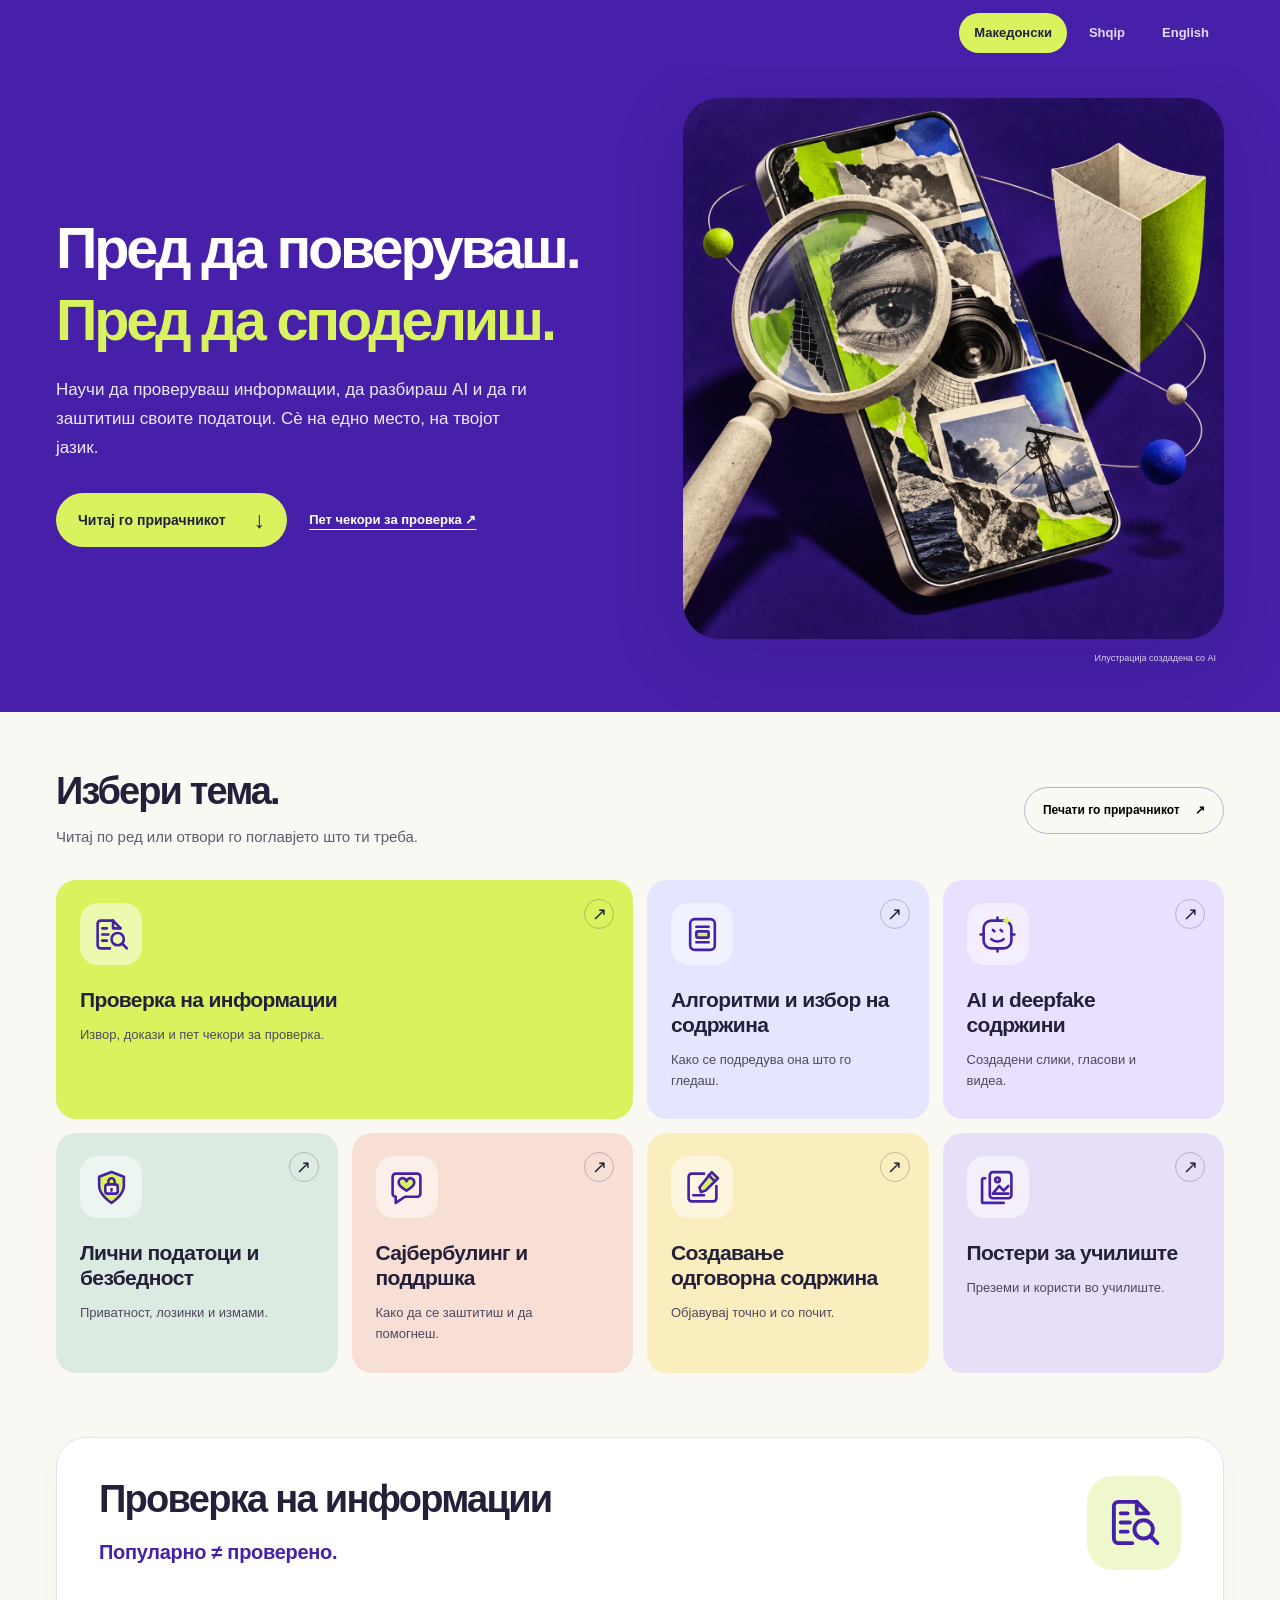
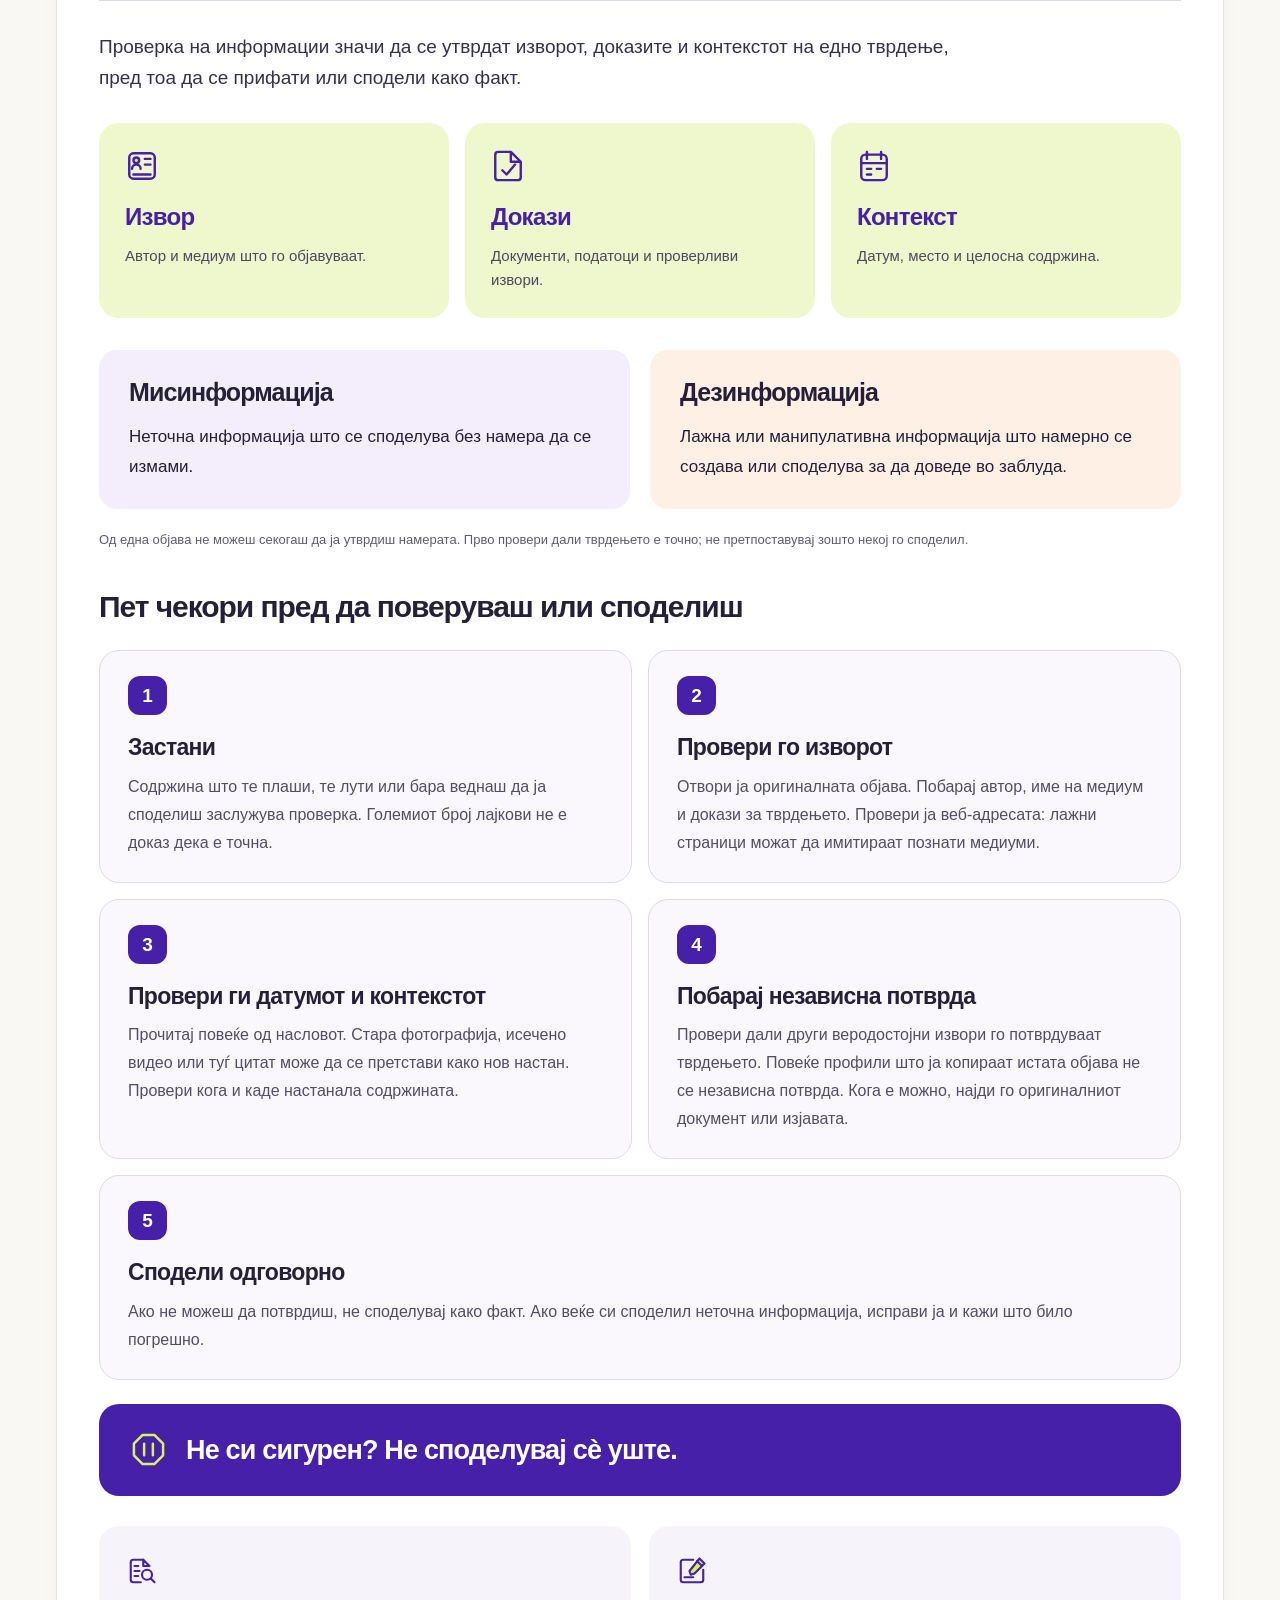
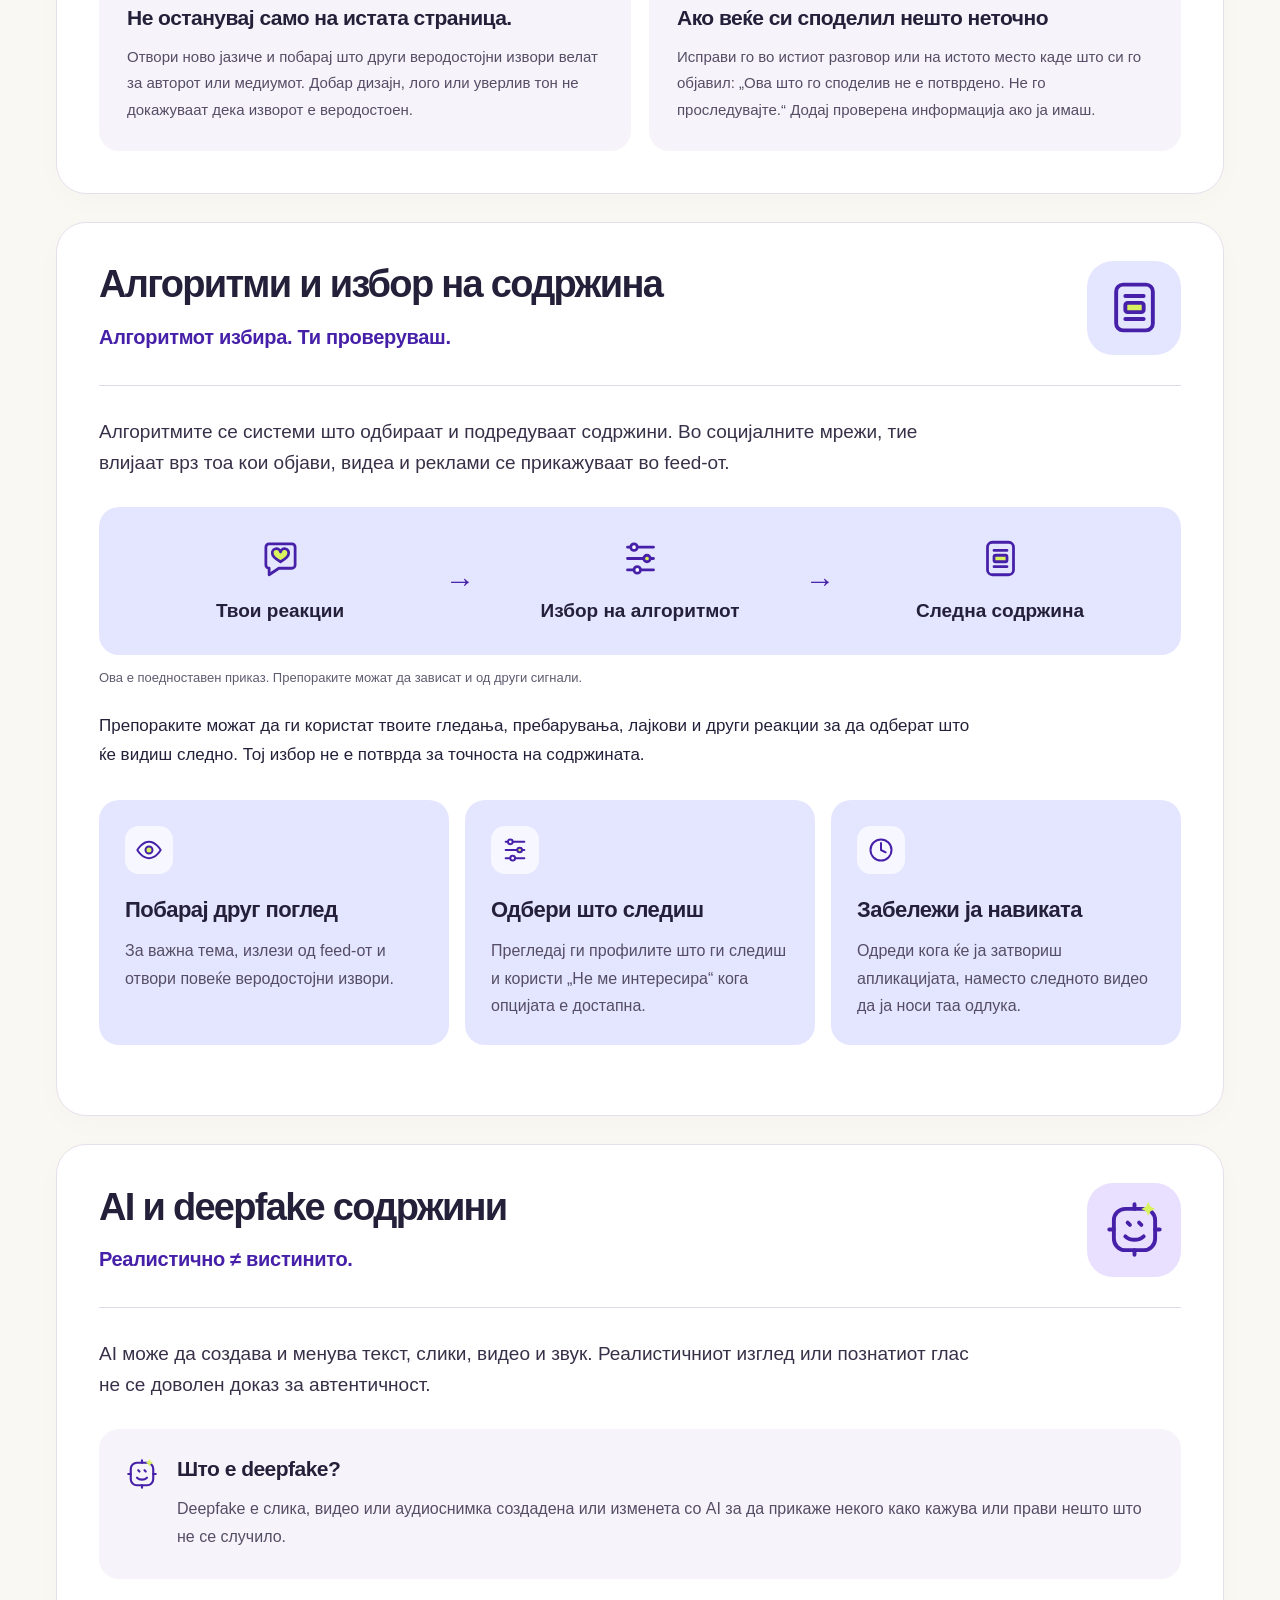
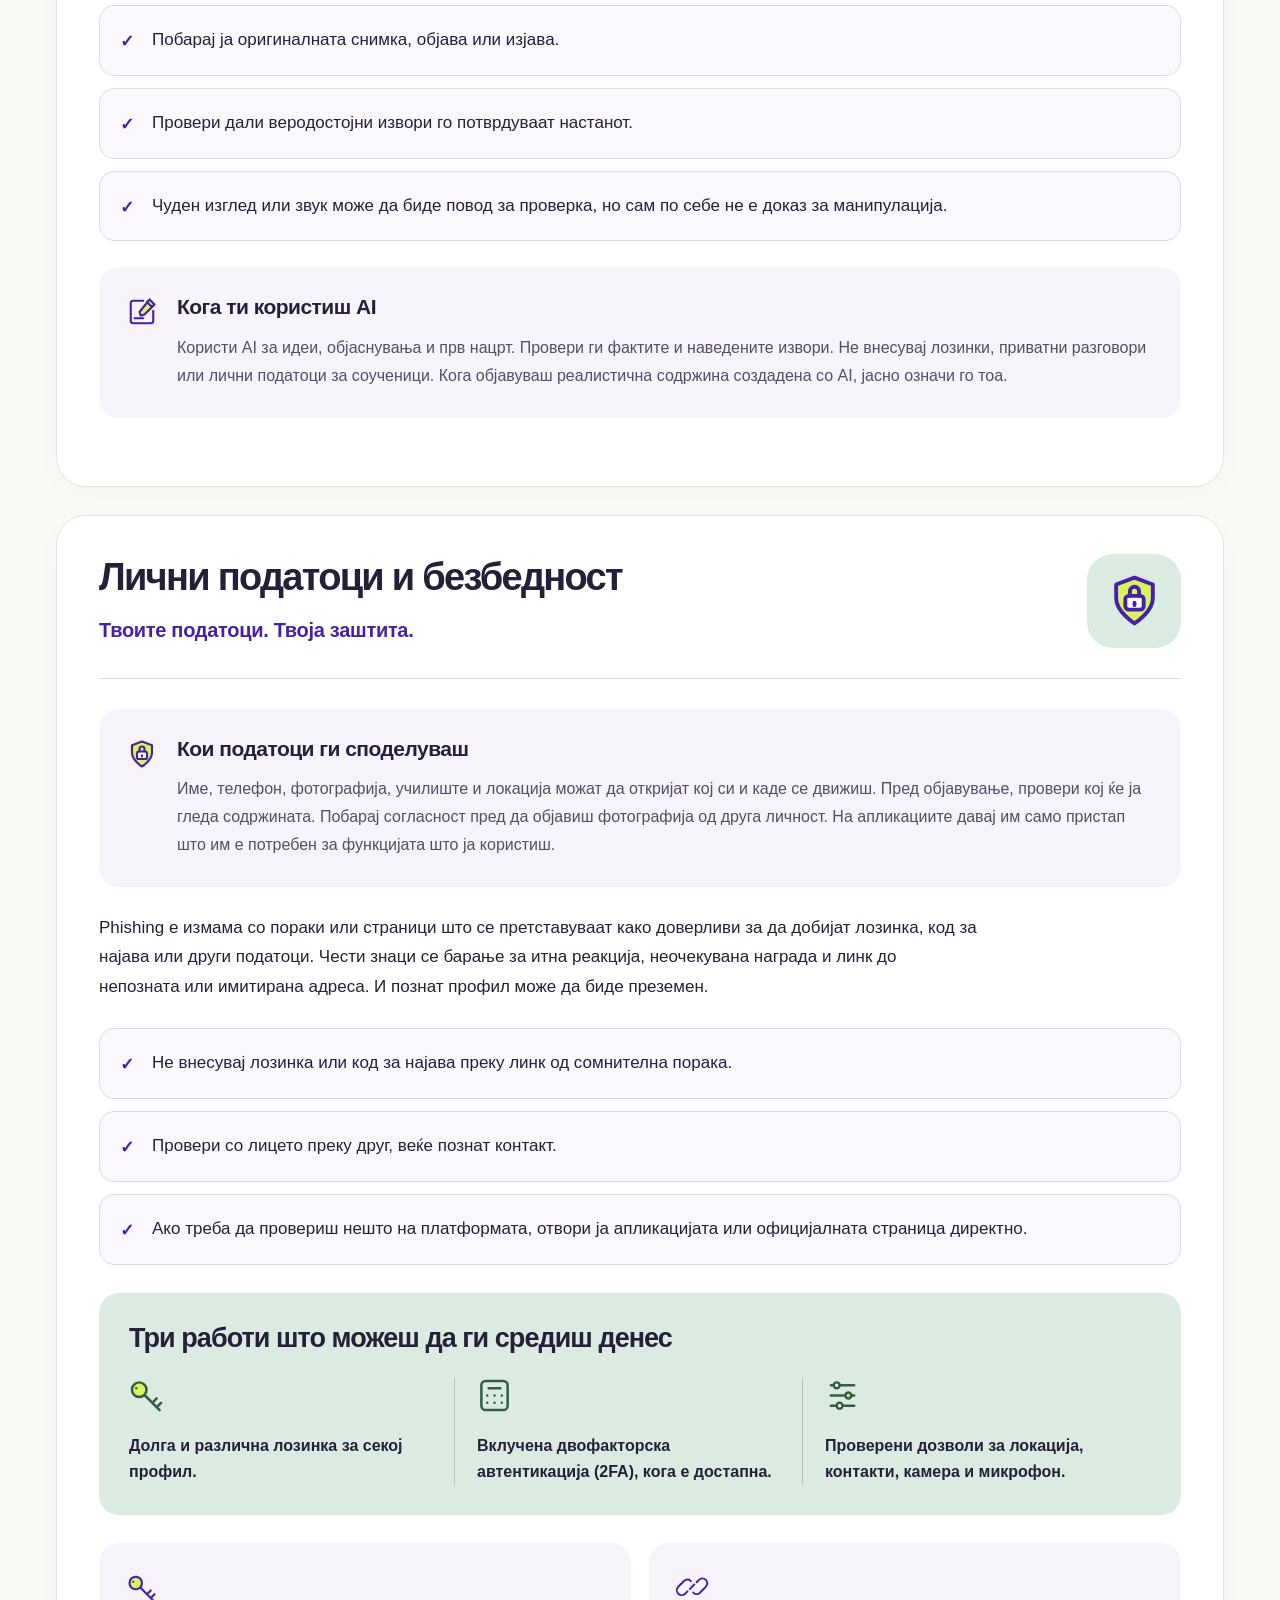
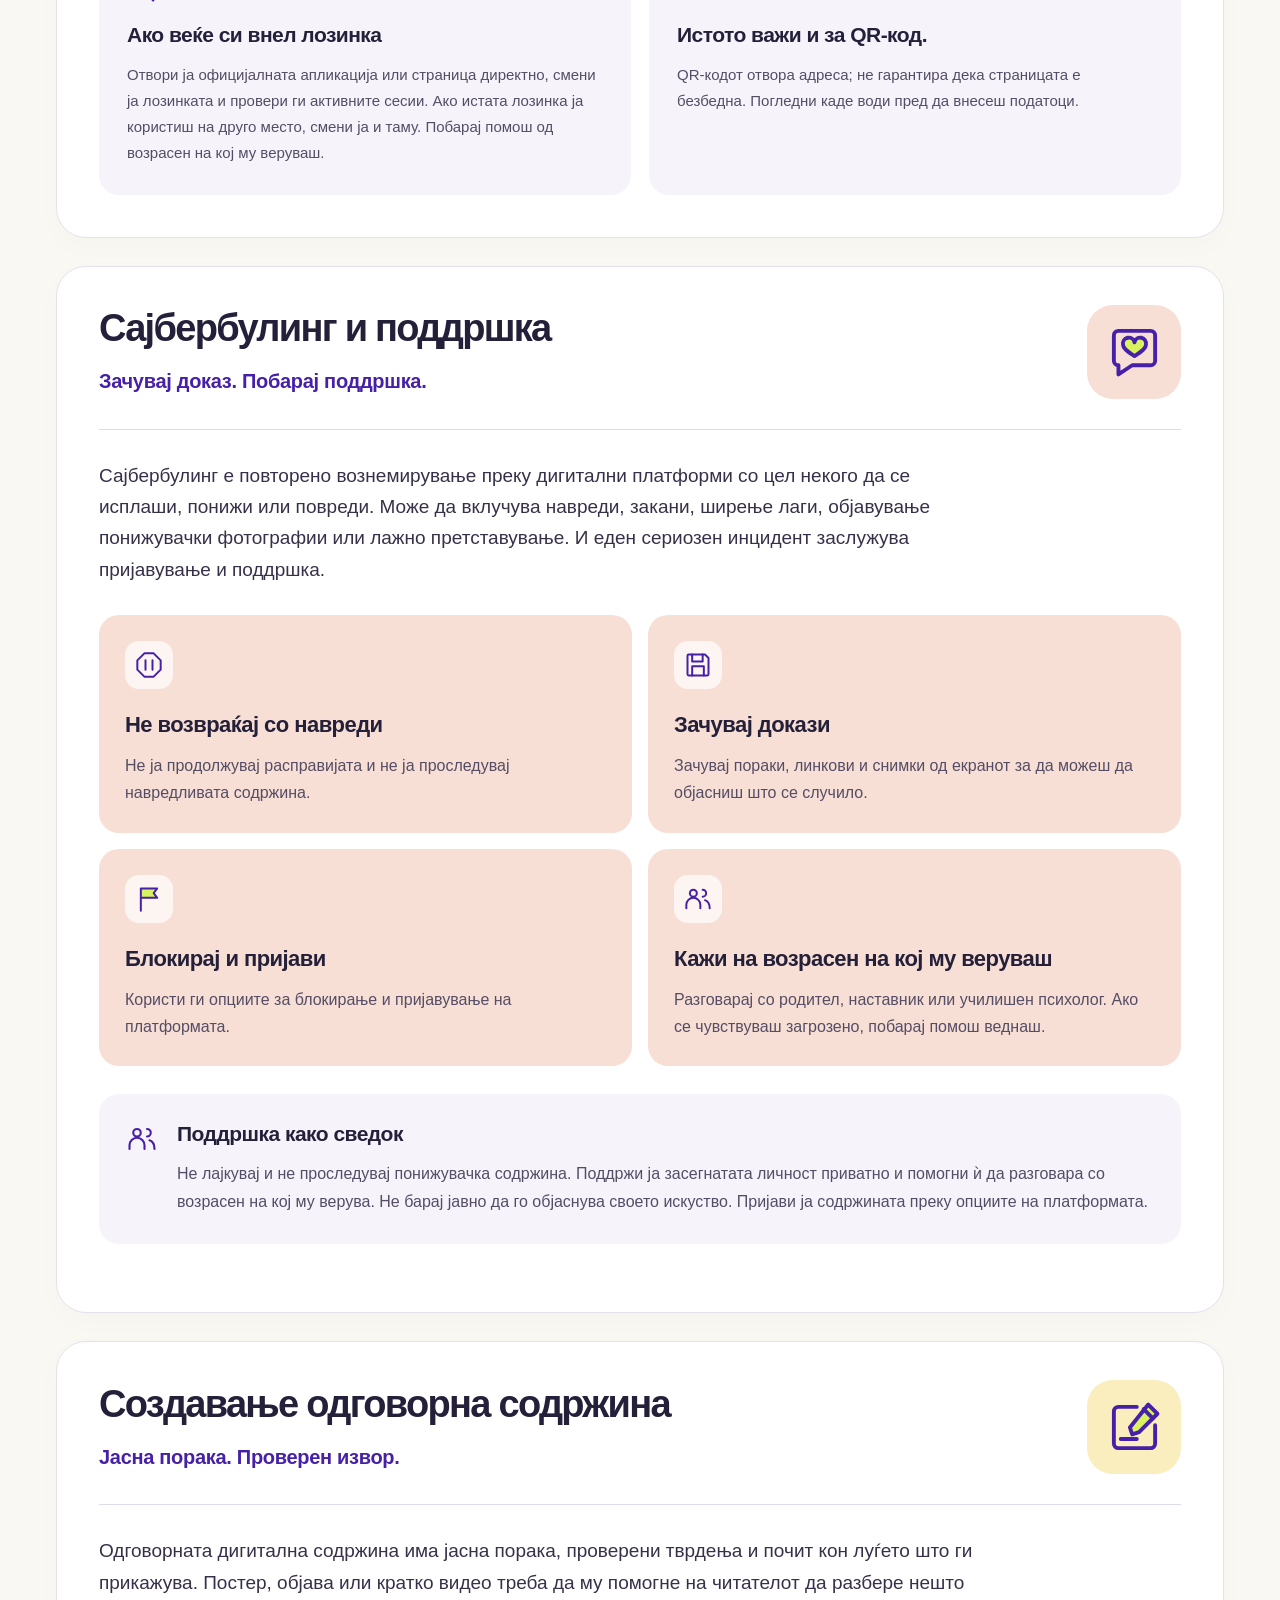
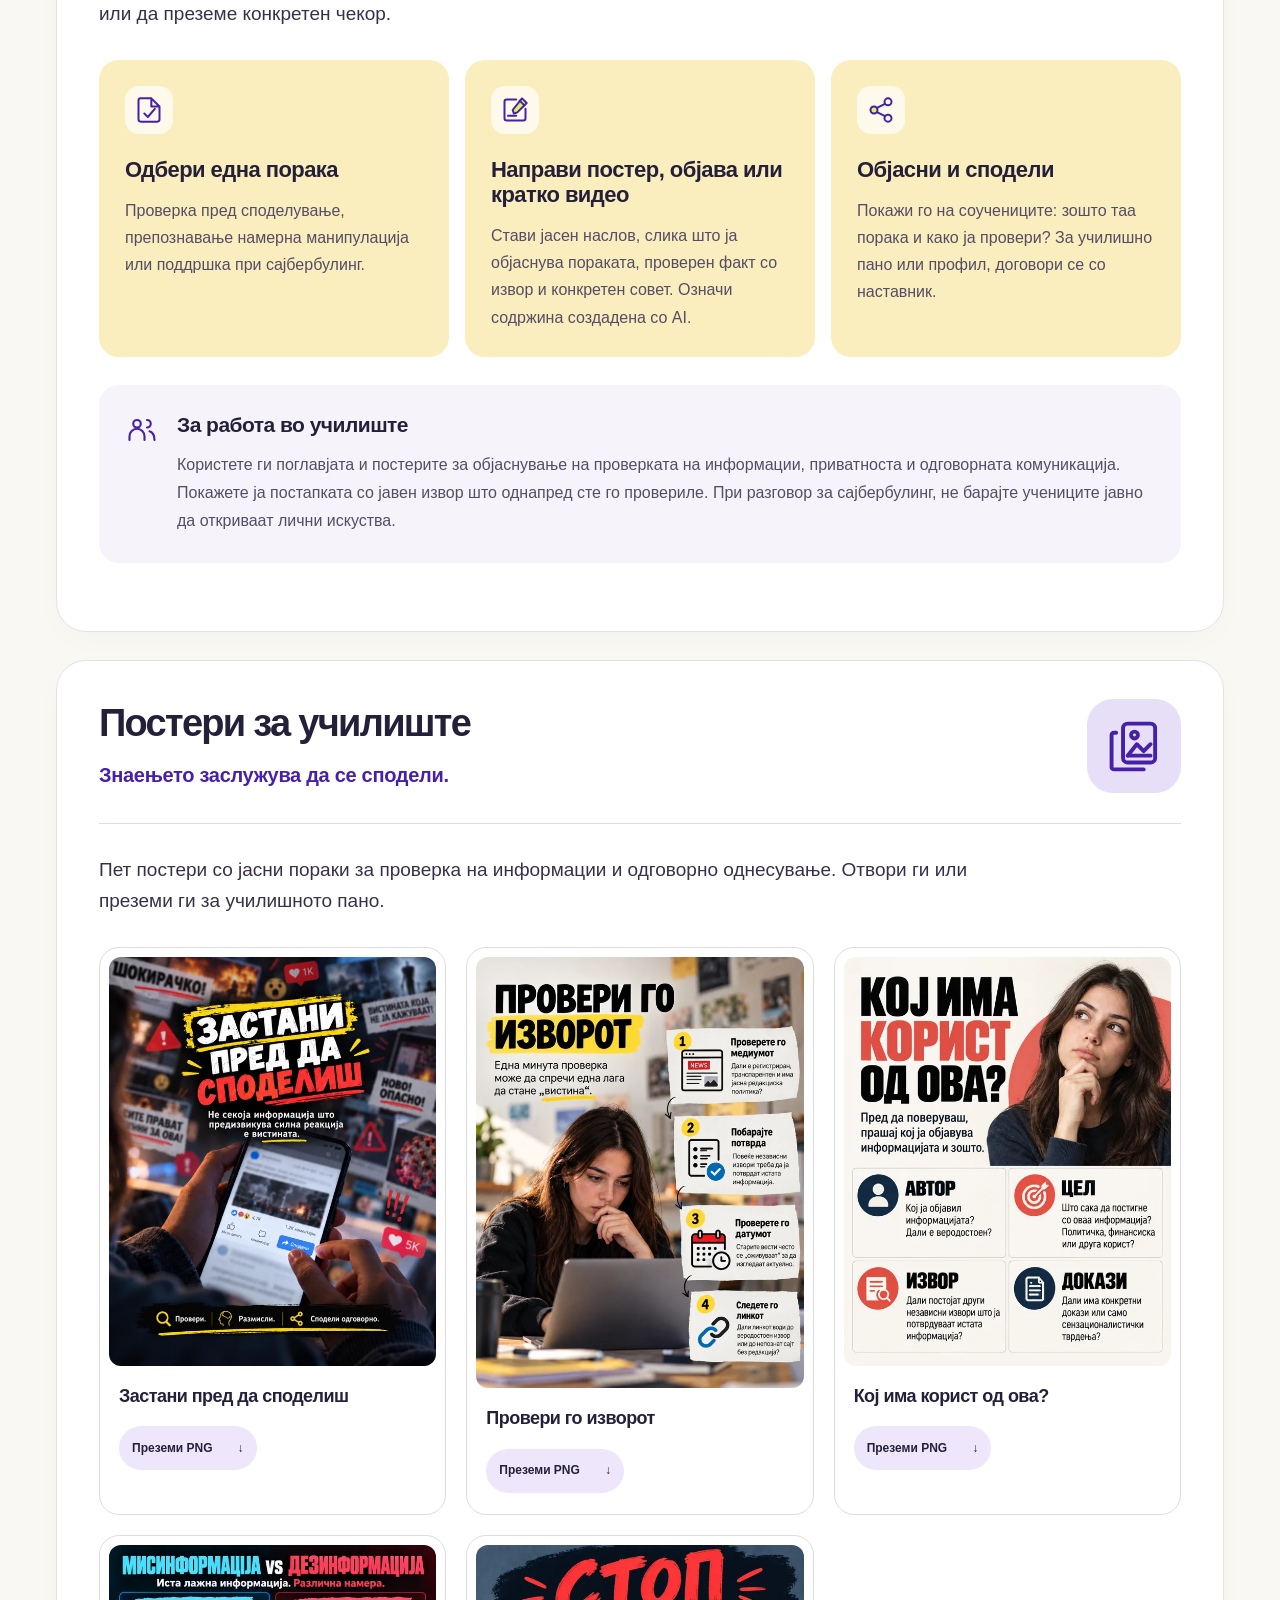
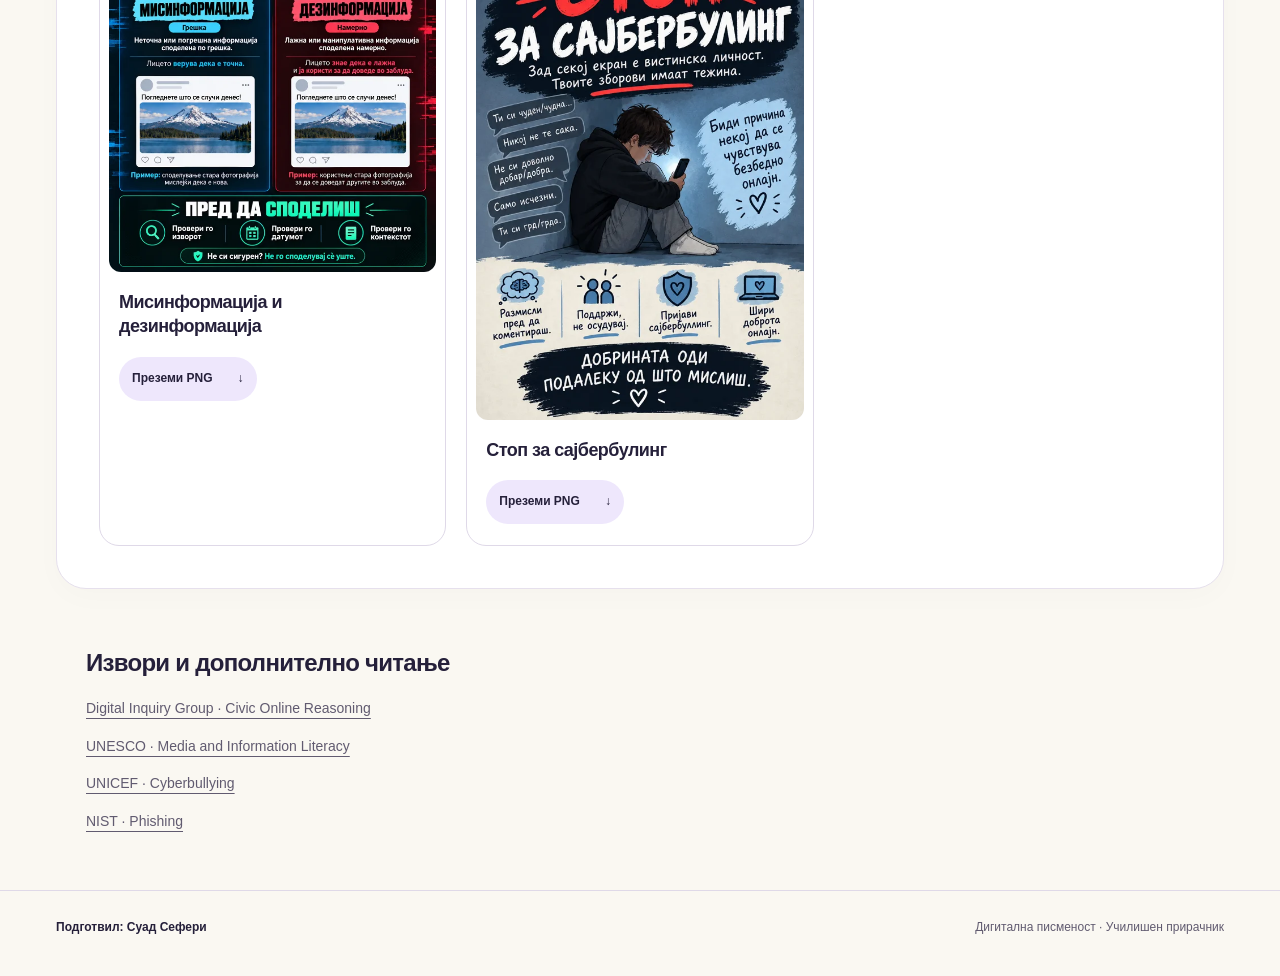
<file: index.html>
<!doctype html>
<html lang="mk"><head><meta charset="utf-8"><meta name="viewport" content="width=device-width,initial-scale=1"><title>Пред да поверуваш. Пред да споделиш.</title><meta name="description" content="Научи да проверуваш информации, да разбираш AI и да ги заштитиш своите податоци. Сè на едно место, на твојот јазик."><meta name="theme-color" content="#4620a8"><link rel="stylesheet" href="style.css"></head>
<body><a class="skip" href="#main">Оди до содржината</a><header class="masthead"><nav class="wrap languages" aria-label="Јазик"><a lang="mk" href="index.html" aria-current="page">Македонски</a><a lang="sq" href="sq/index.html">Shqip</a><a lang="en" href="en/index.html">English</a></nav></header>
<main id="main"><section class="hero"><div class="wrap hero-inner"><div class="hero-copy"><h1><span>Пред да поверуваш.</span><span>Пред да споделиш.</span></h1><p class="hero-intro">Научи да проверуваш информации, да разбираш AI и да ги заштитиш своите податоци. Сè на едно место, на твојот јазик.</p><div class="hero-links"><a class="primary" href="#contents">Читај го прирачникот <span aria-hidden="true">↓</span></a><a class="secondary" href="#method">Пет чекори за проверка <span aria-hidden="true">↗</span></a></div></div><figure class="hero-image"><img src="assets/handbook-cover.webp" width="1254" height="1254" alt="" fetchpriority="high"><figcaption>Илустрација создадена со AI</figcaption></figure></div></section>
<section id="contents" class="wrap contents"><div class="contents-heading"><div><h2>Избери тема.</h2><p>Читај по ред или отвори го поглавјето што ти треба.</p></div><button class="print" type="button" onclick="window.print()">Печати го прирачникот <span aria-hidden="true">↗</span></button></div><nav class="topic-grid" aria-label="Избери тема."><a class="topic topic-1" href="#verify"><span class="topic-symbol"><svg class="icon " viewBox="0 0 24 24" fill="none" stroke="currentColor" stroke-width="1.7" stroke-linecap="round" stroke-linejoin="round" aria-hidden="true" focusable="false"><path d="M13 3H5a2 2 0 0 0-2 2v14a2 2 0 0 0 2 2h6"/><path d="M13 3v5h5M13 3l5 5M6 8h3M6 12h4M6 16h3"/><circle cx="16" cy="15" r="4"/><path d="m19 18 3 3"/></svg></span><strong>Проверка на информации</strong><span class="topic-note">Извор, докази и пет чекори за проверка.</span><span class="topic-arrow" aria-hidden="true">↗</span></a><a class="topic topic-2" href="#feed"><span class="topic-symbol"><svg class="icon " viewBox="0 0 24 24" fill="none" stroke="currentColor" stroke-width="1.7" stroke-linecap="round" stroke-linejoin="round" aria-hidden="true" focusable="false"><rect x="4" y="2" width="16" height="20" rx="3"/><path d="M8 7h8M8 17h8"/><rect x="8" y="10" width="8" height="4" rx="1" fill="var(--icon-accent,#d9f35f)"/></svg></span><strong>Алгоритми и избор на содржина</strong><span class="topic-note">Како се подредува она што го гледаш.</span><span class="topic-arrow" aria-hidden="true">↗</span></a><a class="topic topic-3" href="#ai"><span class="topic-symbol"><svg class="icon " viewBox="0 0 24 24" fill="none" stroke="currentColor" stroke-width="1.7" stroke-linecap="round" stroke-linejoin="round" aria-hidden="true" focusable="false"><rect x="3" y="3" width="18" height="18" rx="5"/><path d="m9 9 1 1m4-1 1 1M8 15c2 2 6 2 8 0M12 1v2M12 21v2M1 12h2M21 12h2"/><path d="m17 2 1-2 1 2 2 1-2 1-1 2-1-2-2-1Z" fill="var(--icon-accent,#d9f35f)" stroke="none"/></svg></span><strong>AI и deepfake содржини</strong><span class="topic-note">Создадени слики, гласови и видеа.</span><span class="topic-arrow" aria-hidden="true">↗</span></a><a class="topic topic-4" href="#protect"><span class="topic-symbol"><svg class="icon " viewBox="0 0 24 24" fill="none" stroke="currentColor" stroke-width="1.7" stroke-linecap="round" stroke-linejoin="round" aria-hidden="true" focusable="false"><path d="m12 2 8 3v6c0 6-8 11-8 11S4 17 4 11V5Z" fill="var(--icon-accent,#d9f35f)"/><rect x="8" y="10" width="8" height="6" rx="1.5" fill="var(--icon-paper,#fff)"/><path d="M10 10V8a2 2 0 0 1 4 0v2M12 13v1"/></svg></span><strong>Лични податоци и безбедност</strong><span class="topic-note">Приватност, лозинки и измами.</span><span class="topic-arrow" aria-hidden="true">↗</span></a><a class="topic topic-5" href="#support"><span class="topic-symbol"><svg class="icon " viewBox="0 0 24 24" fill="none" stroke="currentColor" stroke-width="1.7" stroke-linecap="round" stroke-linejoin="round" aria-hidden="true" focusable="false"><path d="M5 3h14a2 2 0 0 1 2 2v11a2 2 0 0 1-2 2h-8l-6 4v-4a2 2 0 0 1-2-2V5a2 2 0 0 1 2-2Z"/><path d="M12 14s-5-3-5-5a2.5 2.5 0 0 1 5-1 2.5 2.5 0 0 1 5 1c0 2-5 5-5 5Z" fill="var(--icon-accent,#d9f35f)"/></svg></span><strong>Сајбербулинг и поддршка</strong><span class="topic-note">Како да се заштитиш и да помогнеш.</span><span class="topic-arrow" aria-hidden="true">↗</span></a><a class="topic topic-6" href="#create"><span class="topic-symbol"><svg class="icon " viewBox="0 0 24 24" fill="none" stroke="currentColor" stroke-width="1.7" stroke-linecap="round" stroke-linejoin="round" aria-hidden="true" focusable="false"><path d="M13 3H5a2 2 0 0 0-2 2v14a2 2 0 0 0 2 2h14a2 2 0 0 0 2-2v-8M6 17h7"/><path d="m10 12 1 3 3-1 8-8-4-4Z" fill="var(--icon-accent,#d9f35f)"/><path d="m16 4 4 4"/></svg></span><strong>Создавање одговорна содржина</strong><span class="topic-note">Објавувај точно и со почит.</span><span class="topic-arrow" aria-hidden="true">↗</span></a><a class="topic topic-7" href="#posters"><span class="topic-symbol"><svg class="icon " viewBox="0 0 24 24" fill="none" stroke="currentColor" stroke-width="1.7" stroke-linecap="round" stroke-linejoin="round" aria-hidden="true" focusable="false"><rect x="7" y="2" width="14" height="17" rx="2"/><path d="M4 6H3a1 1 0 0 0-1 1v14a1 1 0 0 0 1 1h13"/><circle cx="12" cy="7" r="1.5" fill="var(--icon-accent,#d9f35f)"/><path d="m9 16 4-5 3 3 3-3M9 16h10"/></svg></span><strong>Постери за училиште</strong><span class="topic-note">Преземи и користи во училиште.</span><span class="topic-arrow" aria-hidden="true">↗</span></a></nav></section><div class="wrap reading-layout"><div class="reading">
<section id="verify" class="chapter"><div class="chapter-top"><div><h2>Проверка на информации</h2><p class="takeaway">Популарно ≠ проверено.</p></div><span class="chapter-symbol"><svg class="icon " viewBox="0 0 24 24" fill="none" stroke="currentColor" stroke-width="1.7" stroke-linecap="round" stroke-linejoin="round" aria-hidden="true" focusable="false"><path d="M13 3H5a2 2 0 0 0-2 2v14a2 2 0 0 0 2 2h6"/><path d="M13 3v5h5M13 3l5 5M6 8h3M6 12h4M6 16h3"/><circle cx="16" cy="15" r="4"/><path d="m19 18 3 3"/></svg></span></div><p class="chapter-intro">Проверка на информации значи да се утврдат изворот, доказите и контекстот на едно тврдење, пред тоа да се прифати или сподели како факт.</p><div class="method-map"><div><svg class="icon " viewBox="0 0 24 24" fill="none" stroke="currentColor" stroke-width="1.7" stroke-linecap="round" stroke-linejoin="round" aria-hidden="true" focusable="false"><rect x="3" y="3" width="18" height="18" rx="3"/><circle cx="8" cy="8" r="2" fill="var(--icon-accent,#d9f35f)"/><path d="M5 14c0-4 6-4 6 0M14 7h4M14 11h4M6 18h12"/></svg><strong>Извор</strong><span>Автор и медиум што го објавуваат.</span></div><div><svg class="icon " viewBox="0 0 24 24" fill="none" stroke="currentColor" stroke-width="1.7" stroke-linecap="round" stroke-linejoin="round" aria-hidden="true" focusable="false"><path d="M14 2H5a2 2 0 0 0-2 2v16a2 2 0 0 0 2 2h14a2 2 0 0 0 2-2V9ZM14 2v7h7"/><path d="m8 15 3 3 6-7"/></svg><strong>Докази</strong><span>Документи, податоци и проверливи извори.</span></div><div><svg class="icon " viewBox="0 0 24 24" fill="none" stroke="currentColor" stroke-width="1.7" stroke-linecap="round" stroke-linejoin="round" aria-hidden="true" focusable="false"><rect x="3" y="4" width="18" height="18" rx="3"/><path d="M7 2v5M17 2v5M3 10h18M7 14h3M14 14h3M7 18h3"/></svg><strong>Контекст</strong><span>Датум, место и целосна содржина.</span></div></div><div class="terms"><div class="term"><h3>Мисинформација</h3><p class="">Неточна информација што се споделува без намера да се измами.</p></div><div class="term"><h3>Дезинформација</h3><p class="">Лажна или манипулативна информација што намерно се создава или споделува за да доведе во заблуда.</p></div></div><p class="caption">Од една објава не можеш секогаш да ја утврдиш намерата. Прво провери дали тврдењето е точно; не претпоставувај зошто некој го споделил.</p><h3 id="method" class="method-title">Пет чекори пред да поверуваш или споделиш</h3><ol class="five-steps"><li id="step-1"><span class="step-index">1</span><div><h3>Застани</h3><p class="">Содржина што те плаши, те лути или бара веднаш да ја споделиш заслужува проверка. Големиот број лајкови не е доказ дека е точна.</p></div></li><li id="step-2"><span class="step-index">2</span><div><h3>Провери го изворот</h3><p class="">Отвори ја оригиналната објава. Побарај автор, име на медиум и докази за тврдењето. Провери ја веб-адресата: лажни страници можат да имитираат познати медиуми.</p></div></li><li id="step-3"><span class="step-index">3</span><div><h3>Провери ги датумот и контекстот</h3><p class="">Прочитај повеќе од насловот. Стара фотографија, исечено видео или туѓ цитат може да се претстави како нов настан. Провери кога и каде настанала содржината.</p></div></li><li id="step-4"><span class="step-index">4</span><div><h3>Побарај независна потврда</h3><p class="">Провери дали други веродостојни извори го потврдуваат тврдењето. Повеќе профили што ја копираат истата објава не се независна потврда. Кога е можно, најди го оригиналниот документ или изјавата.</p></div></li><li id="step-5"><span class="step-index">5</span><div><h3>Сподели одговорно</h3><p class="">Ако не можеш да потврдиш, не споделувај како факт. Ако веќе си споделил неточна информација, исправи ја и кажи што било погрешно.</p></div></li></ol><div class="key-line"><svg class="icon " viewBox="0 0 24 24" fill="none" stroke="currentColor" stroke-width="1.7" stroke-linecap="round" stroke-linejoin="round" aria-hidden="true" focusable="false"><path d="m8 2-6 6v8l6 6h8l6-6V8l-6-6Z"/><path d="M9 8v8M15 8v8"/></svg>Не си сигурен? Не споделувај сè уште.</div><div class="note-pair"><aside class="explain"><svg class="icon " viewBox="0 0 24 24" fill="none" stroke="currentColor" stroke-width="1.7" stroke-linecap="round" stroke-linejoin="round" aria-hidden="true" focusable="false"><path d="M13 3H5a2 2 0 0 0-2 2v14a2 2 0 0 0 2 2h6"/><path d="M13 3v5h5M13 3l5 5M6 8h3M6 12h4M6 16h3"/><circle cx="16" cy="15" r="4"/><path d="m19 18 3 3"/></svg><div><h3>Не останувај само на истата страница.</h3><p class="">Отвори ново јазиче и побарај што други веродостојни извори велат за авторот или медиумот. Добар дизајн, лого или уверлив тон не докажуваат дека изворот е веродостоен.</p></div></aside><aside class="explain"><svg class="icon " viewBox="0 0 24 24" fill="none" stroke="currentColor" stroke-width="1.7" stroke-linecap="round" stroke-linejoin="round" aria-hidden="true" focusable="false"><path d="M13 3H5a2 2 0 0 0-2 2v14a2 2 0 0 0 2 2h14a2 2 0 0 0 2-2v-8M6 17h7"/><path d="m10 12 1 3 3-1 8-8-4-4Z" fill="var(--icon-accent,#d9f35f)"/><path d="m16 4 4 4"/></svg><div><h3>Ако веќе си споделил нешто неточно</h3><p class="">Исправи го во истиот разговор или на истото место каде што си го објавил: „Ова што го споделив не е потврдено. Не го проследувајте.“ Додај проверена информација ако ја имаш.</p></div></aside></div></section>
<section id="feed" class="chapter"><div class="chapter-top"><div><h2>Алгоритми и избор на содржина</h2><p class="takeaway">Алгоритмот избира. Ти проверуваш.</p></div><span class="chapter-symbol"><svg class="icon " viewBox="0 0 24 24" fill="none" stroke="currentColor" stroke-width="1.7" stroke-linecap="round" stroke-linejoin="round" aria-hidden="true" focusable="false"><rect x="4" y="2" width="16" height="20" rx="3"/><path d="M8 7h8M8 17h8"/><rect x="8" y="10" width="8" height="4" rx="1" fill="var(--icon-accent,#d9f35f)"/></svg></span></div><p class="chapter-intro">Алгоритмите се системи што одбираат и подредуваат содржини. Во социјалните мрежи, тие влијаат врз тоа кои објави, видеа и реклами се прикажуваат во feed-от.</p><div class="feed-flow"><span><svg class="icon " viewBox="0 0 24 24" fill="none" stroke="currentColor" stroke-width="1.7" stroke-linecap="round" stroke-linejoin="round" aria-hidden="true" focusable="false"><path d="M5 3h14a2 2 0 0 1 2 2v11a2 2 0 0 1-2 2h-8l-6 4v-4a2 2 0 0 1-2-2V5a2 2 0 0 1 2-2Z"/><path d="M12 14s-5-3-5-5a2.5 2.5 0 0 1 5-1 2.5 2.5 0 0 1 5 1c0 2-5 5-5 5Z" fill="var(--icon-accent,#d9f35f)"/></svg><strong>Твои реакции</strong></span><b aria-hidden="true">→</b><span><svg class="icon " viewBox="0 0 24 24" fill="none" stroke="currentColor" stroke-width="1.7" stroke-linecap="round" stroke-linejoin="round" aria-hidden="true" focusable="false"><path d="M4 5h16M4 12h16M4 19h16"/><circle cx="8" cy="5" r="2" fill="var(--icon-paper,#fff)"/><circle cx="16" cy="12" r="2" fill="var(--icon-accent,#d9f35f)"/><circle cx="10" cy="19" r="2" fill="var(--icon-paper,#fff)"/></svg><strong>Избор на алгоритмот</strong></span><b aria-hidden="true">→</b><span><svg class="icon " viewBox="0 0 24 24" fill="none" stroke="currentColor" stroke-width="1.7" stroke-linecap="round" stroke-linejoin="round" aria-hidden="true" focusable="false"><rect x="4" y="2" width="16" height="20" rx="3"/><path d="M8 7h8M8 17h8"/><rect x="8" y="10" width="8" height="4" rx="1" fill="var(--icon-accent,#d9f35f)"/></svg><strong>Следна содржина</strong></span></div><p class="caption">Ова е поедноставен приказ. Препораките можат да зависат и од други сигнали.</p><p class="">Препораките можат да ги користат твоите гледања, пребарувања, лајкови и други реакции за да одберат што ќе видиш следно. Тој избор не е потврда за точноста на содржината.</p><ul class="action-list "><li><span class="action-symbol"><svg class="icon " viewBox="0 0 24 24" fill="none" stroke="currentColor" stroke-width="1.7" stroke-linecap="round" stroke-linejoin="round" aria-hidden="true" focusable="false"><path d="M2 12s4-7 10-7 10 7 10 7-4 7-10 7S2 12 2 12Z"/><circle cx="12" cy="12" r="3" fill="var(--icon-accent,#d9f35f)"/></svg></span><h3>Побарај друг поглед</h3><p class="">За важна тема, излези од feed-от и отвори повеќе веродостојни извори.</p></li><li><span class="action-symbol"><svg class="icon " viewBox="0 0 24 24" fill="none" stroke="currentColor" stroke-width="1.7" stroke-linecap="round" stroke-linejoin="round" aria-hidden="true" focusable="false"><path d="M4 5h16M4 12h16M4 19h16"/><circle cx="8" cy="5" r="2" fill="var(--icon-paper,#fff)"/><circle cx="16" cy="12" r="2" fill="var(--icon-accent,#d9f35f)"/><circle cx="10" cy="19" r="2" fill="var(--icon-paper,#fff)"/></svg></span><h3>Одбери што следиш</h3><p class="">Прегледај ги профилите што ги следиш и користи „Не ме интересира“ кога опцијата е достапна.</p></li><li><span class="action-symbol"><svg class="icon " viewBox="0 0 24 24" fill="none" stroke="currentColor" stroke-width="1.7" stroke-linecap="round" stroke-linejoin="round" aria-hidden="true" focusable="false"><circle cx="12" cy="12" r="9"/><path d="M12 6v6l4 2"/></svg></span><h3>Забележи ја навиката</h3><p class="">Одреди кога ќе ја затвориш апликацијата, наместо следното видео да ја носи таа одлука.</p></li></ul></section>
<section id="ai" class="chapter"><div class="chapter-top"><div><h2>AI и deepfake содржини</h2><p class="takeaway">Реалистично ≠ вистинито.</p></div><span class="chapter-symbol"><svg class="icon " viewBox="0 0 24 24" fill="none" stroke="currentColor" stroke-width="1.7" stroke-linecap="round" stroke-linejoin="round" aria-hidden="true" focusable="false"><rect x="3" y="3" width="18" height="18" rx="5"/><path d="m9 9 1 1m4-1 1 1M8 15c2 2 6 2 8 0M12 1v2M12 21v2M1 12h2M21 12h2"/><path d="m17 2 1-2 1 2 2 1-2 1-1 2-1-2-2-1Z" fill="var(--icon-accent,#d9f35f)" stroke="none"/></svg></span></div><p class="chapter-intro">AI може да создава и менува текст, слики, видео и звук. Реалистичниот изглед или познатиот глас не се доволен доказ за автентичност.</p><aside class="explain"><svg class="icon " viewBox="0 0 24 24" fill="none" stroke="currentColor" stroke-width="1.7" stroke-linecap="round" stroke-linejoin="round" aria-hidden="true" focusable="false"><rect x="3" y="3" width="18" height="18" rx="5"/><path d="m9 9 1 1m4-1 1 1M8 15c2 2 6 2 8 0M12 1v2M12 21v2M1 12h2M21 12h2"/><path d="m17 2 1-2 1 2 2 1-2 1-1 2-1-2-2-1Z" fill="var(--icon-accent,#d9f35f)" stroke="none"/></svg><div><h3>Што е deepfake?</h3><p class="">Deepfake е слика, видео или аудиоснимка создадена или изменета со AI за да прикаже некого како кажува или прави нешто што не се случило.</p></div></aside><ul class="plain-list"><li>Побарај ја оригиналната снимка, објава или изјава.</li><li>Провери дали веродостојни извори го потврдуваат настанот.</li><li>Чуден изглед или звук може да биде повод за проверка, но сам по себе не е доказ за манипулација.</li></ul><aside class="explain"><svg class="icon " viewBox="0 0 24 24" fill="none" stroke="currentColor" stroke-width="1.7" stroke-linecap="round" stroke-linejoin="round" aria-hidden="true" focusable="false"><path d="M13 3H5a2 2 0 0 0-2 2v14a2 2 0 0 0 2 2h14a2 2 0 0 0 2-2v-8M6 17h7"/><path d="m10 12 1 3 3-1 8-8-4-4Z" fill="var(--icon-accent,#d9f35f)"/><path d="m16 4 4 4"/></svg><div><h3>Кога ти користиш AI</h3><p class="">Користи AI за идеи, објаснувања и прв нацрт. Провери ги фактите и наведените извори. Не внесувај лозинки, приватни разговори или лични податоци за соученици. Кога објавуваш реалистична содржина создадена со AI, јасно означи го тоа.</p></div></aside></section>
<section id="protect" class="chapter"><div class="chapter-top"><div><h2>Лични податоци и безбедност</h2><p class="takeaway">Твоите податоци. Твоја заштита.</p></div><span class="chapter-symbol"><svg class="icon " viewBox="0 0 24 24" fill="none" stroke="currentColor" stroke-width="1.7" stroke-linecap="round" stroke-linejoin="round" aria-hidden="true" focusable="false"><path d="m12 2 8 3v6c0 6-8 11-8 11S4 17 4 11V5Z" fill="var(--icon-accent,#d9f35f)"/><rect x="8" y="10" width="8" height="6" rx="1.5" fill="var(--icon-paper,#fff)"/><path d="M10 10V8a2 2 0 0 1 4 0v2M12 13v1"/></svg></span></div><aside class="explain"><svg class="icon " viewBox="0 0 24 24" fill="none" stroke="currentColor" stroke-width="1.7" stroke-linecap="round" stroke-linejoin="round" aria-hidden="true" focusable="false"><path d="m12 2 8 3v6c0 6-8 11-8 11S4 17 4 11V5Z" fill="var(--icon-accent,#d9f35f)"/><rect x="8" y="10" width="8" height="6" rx="1.5" fill="var(--icon-paper,#fff)"/><path d="M10 10V8a2 2 0 0 1 4 0v2M12 13v1"/></svg><div><h3>Кои податоци ги споделуваш</h3><p class="">Име, телефон, фотографија, училиште и локација можат да откријат кој си и каде се движиш. Пред објавување, провери кој ќе ја гледа содржината. Побарај согласност пред да објавиш фотографија од друга личност. На апликациите давај им само пристап што им е потребен за функцијата што ја користиш.</p></div></aside><p class="">Phishing е измама со пораки или страници што се претставуваат како доверливи за да добијат лозинка, код за најава или други податоци. Чести знаци се барање за итна реакција, неочекувана награда и линк до непозната или имитирана адреса. И познат профил може да биде преземен.</p><ul class="plain-list"><li>Не внесувај лозинка или код за најава преку линк од сомнителна порака.</li><li>Провери со лицето преку друг, веќе познат контакт.</li><li>Ако треба да провериш нешто на платформата, отвори ја апликацијата или официјалната страница директно.</li></ul><div class="security"><h3>Три работи што можеш да ги средиш денес</h3><ul class="account-grid"><li><svg class="icon " viewBox="0 0 24 24" fill="none" stroke="currentColor" stroke-width="1.7" stroke-linecap="round" stroke-linejoin="round" aria-hidden="true" focusable="false"><circle cx="7" cy="8" r="5" fill="var(--icon-accent,#d9f35f)"/><path d="m11 12 10 10M16 17l3-3M19 20l3-3M5 7h.01"/></svg><span>Долга и различна лозинка за секој профил.</span></li><li><svg class="icon " viewBox="0 0 24 24" fill="none" stroke="currentColor" stroke-width="1.7" stroke-linecap="round" stroke-linejoin="round" aria-hidden="true" focusable="false"><rect x="3" y="2" width="18" height="20" rx="3"/><path d="M8 7h8M7 12h.01M12 12h.01M17 12h.01M7 17h.01M12 17h.01M17 17h.01"/></svg><span>Вклучена двофакторска автентикација (2FA), кога е достапна.</span></li><li><svg class="icon " viewBox="0 0 24 24" fill="none" stroke="currentColor" stroke-width="1.7" stroke-linecap="round" stroke-linejoin="round" aria-hidden="true" focusable="false"><path d="M4 5h16M4 12h16M4 19h16"/><circle cx="8" cy="5" r="2" fill="var(--icon-paper,#fff)"/><circle cx="16" cy="12" r="2" fill="var(--icon-accent,#d9f35f)"/><circle cx="10" cy="19" r="2" fill="var(--icon-paper,#fff)"/></svg><span>Проверени дозволи за локација, контакти, камера и микрофон.</span></li></ul></div><div class="note-pair"><aside class="explain"><svg class="icon " viewBox="0 0 24 24" fill="none" stroke="currentColor" stroke-width="1.7" stroke-linecap="round" stroke-linejoin="round" aria-hidden="true" focusable="false"><circle cx="7" cy="8" r="5" fill="var(--icon-accent,#d9f35f)"/><path d="m11 12 10 10M16 17l3-3M19 20l3-3M5 7h.01"/></svg><div><h3>Ако веќе си внел лозинка</h3><p class="">Отвори ја официјалната апликација или страница директно, смени ја лозинката и провери ги активните сесии. Ако истата лозинка ја користиш на друго место, смени ја и таму. Побарај помош од возрасен на кој му веруваш.</p></div></aside><aside class="explain"><svg class="icon " viewBox="0 0 24 24" fill="none" stroke="currentColor" stroke-width="1.7" stroke-linecap="round" stroke-linejoin="round" aria-hidden="true" focusable="false"><path d="m10 14 4-4M8 16l-2 2a4 4 0 0 1-6-6l5-5a4 4 0 0 1 6 0M16 8l2-2a4 4 0 0 1 6 6l-5 5a4 4 0 0 1-6 0" transform="translate(1 0) scale(.92)"/></svg><div><h3>Истото важи и за QR-код.</h3><p class="">QR-кодот отвора адреса; не гарантира дека страницата е безбедна. Погледни каде води пред да внесеш податоци.</p></div></aside></div></section>
<section id="support" class="chapter"><div class="chapter-top"><div><h2>Сајбербулинг и поддршка</h2><p class="takeaway">Зачувај доказ. Побарај поддршка.</p></div><span class="chapter-symbol"><svg class="icon " viewBox="0 0 24 24" fill="none" stroke="currentColor" stroke-width="1.7" stroke-linecap="round" stroke-linejoin="round" aria-hidden="true" focusable="false"><path d="M5 3h14a2 2 0 0 1 2 2v11a2 2 0 0 1-2 2h-8l-6 4v-4a2 2 0 0 1-2-2V5a2 2 0 0 1 2-2Z"/><path d="M12 14s-5-3-5-5a2.5 2.5 0 0 1 5-1 2.5 2.5 0 0 1 5 1c0 2-5 5-5 5Z" fill="var(--icon-accent,#d9f35f)"/></svg></span></div><p class="chapter-intro">Сајбербулинг е повторено вознемирување преку дигитални платформи со цел некого да се исплаши, понижи или повреди. Може да вклучува навреди, закани, ширење лаги, објавување понижувачки фотографии или лажно претставување. И еден сериозен инцидент заслужува пријавување и поддршка.</p><ul class="action-list support-actions"><li><span class="action-symbol"><svg class="icon " viewBox="0 0 24 24" fill="none" stroke="currentColor" stroke-width="1.7" stroke-linecap="round" stroke-linejoin="round" aria-hidden="true" focusable="false"><path d="m8 2-6 6v8l6 6h8l6-6V8l-6-6Z"/><path d="M9 8v8M15 8v8"/></svg></span><h3>Не возвраќај со навреди</h3><p class="">Не ја продолжувај расправијата и не ја проследувај навредливата содржина.</p></li><li><span class="action-symbol"><svg class="icon " viewBox="0 0 24 24" fill="none" stroke="currentColor" stroke-width="1.7" stroke-linecap="round" stroke-linejoin="round" aria-hidden="true" focusable="false"><path d="M18 3H4a1 1 0 0 0-1 1v16a1 1 0 0 0 1 1h16a1 1 0 0 0 1-1V6Z"/><path d="M7 3v6h9V3M7 21v-8h10v8"/></svg></span><h3>Зачувај докази</h3><p class="">Зачувај пораки, линкови и снимки од екранот за да можеш да објасниш што се случило.</p></li><li><span class="action-symbol"><svg class="icon " viewBox="0 0 24 24" fill="none" stroke="currentColor" stroke-width="1.7" stroke-linecap="round" stroke-linejoin="round" aria-hidden="true" focusable="false"><path d="M5 22V3M5 3h14l-3 4 3 4H5" fill="var(--icon-accent,#d9f35f)"/></svg></span><h3>Блокирај и пријави</h3><p class="">Користи ги опциите за блокирање и пријавување на платформата.</p></li><li><span class="action-symbol"><svg class="icon " viewBox="0 0 24 24" fill="none" stroke="currentColor" stroke-width="1.7" stroke-linecap="round" stroke-linejoin="round" aria-hidden="true" focusable="false"><circle cx="8" cy="7" r="3"/><path d="M2 20v-3a6 6 0 0 1 12 0v3M16 4a3 3 0 0 1 0 6M18 13c3 1 4 3 4 7"/></svg></span><h3>Кажи на возрасен на кој му веруваш</h3><p class="">Разговарај со родител, наставник или училишен психолог. Ако се чувствуваш загрозено, побарај помош веднаш.</p></li></ul><aside class="explain"><svg class="icon " viewBox="0 0 24 24" fill="none" stroke="currentColor" stroke-width="1.7" stroke-linecap="round" stroke-linejoin="round" aria-hidden="true" focusable="false"><circle cx="8" cy="7" r="3"/><path d="M2 20v-3a6 6 0 0 1 12 0v3M16 4a3 3 0 0 1 0 6M18 13c3 1 4 3 4 7"/></svg><div><h3>Поддршка како сведок</h3><p class="">Не лајкувај и не проследувај понижувачка содржина. Поддржи ја засегнатата личност приватно и помогни ѝ да разговара со возрасен на кој му верува. Не барај јавно да го објаснува своето искуство. Пријави ја содржината преку опциите на платформата.</p></div></aside></section>
<section id="create" class="chapter"><div class="chapter-top"><div><h2>Создавање одговорна содржина</h2><p class="takeaway">Јасна порака. Проверен извор.</p></div><span class="chapter-symbol"><svg class="icon " viewBox="0 0 24 24" fill="none" stroke="currentColor" stroke-width="1.7" stroke-linecap="round" stroke-linejoin="round" aria-hidden="true" focusable="false"><path d="M13 3H5a2 2 0 0 0-2 2v14a2 2 0 0 0 2 2h14a2 2 0 0 0 2-2v-8M6 17h7"/><path d="m10 12 1 3 3-1 8-8-4-4Z" fill="var(--icon-accent,#d9f35f)"/><path d="m16 4 4 4"/></svg></span></div><p class="chapter-intro">Одговорната дигитална содржина има јасна порака, проверени тврдења и почит кон луѓето што ги прикажува. Постер, објава или кратко видео треба да му помогне на читателот да разбере нешто или да преземе конкретен чекор.</p><ul class="action-list "><li><span class="action-symbol"><svg class="icon " viewBox="0 0 24 24" fill="none" stroke="currentColor" stroke-width="1.7" stroke-linecap="round" stroke-linejoin="round" aria-hidden="true" focusable="false"><path d="M14 2H5a2 2 0 0 0-2 2v16a2 2 0 0 0 2 2h14a2 2 0 0 0 2-2V9ZM14 2v7h7"/><path d="m8 15 3 3 6-7"/></svg></span><h3>Одбери една порака</h3><p class="">Проверка пред споделување, препознавање намерна манипулација или поддршка при сајбербулинг.</p></li><li><span class="action-symbol"><svg class="icon " viewBox="0 0 24 24" fill="none" stroke="currentColor" stroke-width="1.7" stroke-linecap="round" stroke-linejoin="round" aria-hidden="true" focusable="false"><path d="M13 3H5a2 2 0 0 0-2 2v14a2 2 0 0 0 2 2h14a2 2 0 0 0 2-2v-8M6 17h7"/><path d="m10 12 1 3 3-1 8-8-4-4Z" fill="var(--icon-accent,#d9f35f)"/><path d="m16 4 4 4"/></svg></span><h3>Направи постер, објава или кратко видео</h3><p class="">Стави јасен наслов, слика што ја објаснува пораката, проверен факт со извор и конкретен совет. Означи содржина создадена со AI.</p></li><li><span class="action-symbol"><svg class="icon " viewBox="0 0 24 24" fill="none" stroke="currentColor" stroke-width="1.7" stroke-linecap="round" stroke-linejoin="round" aria-hidden="true" focusable="false"><circle cx="18" cy="5" r="3"/><circle cx="6" cy="12" r="3" fill="var(--icon-accent,#d9f35f)"/><circle cx="18" cy="19" r="3"/><path d="m9 10 6-3M9 14l6 3"/></svg></span><h3>Објасни и сподели</h3><p class="">Покажи го на соучениците: зошто таа порака и како ја провери? За училишно пано или профил, договори се со наставник.</p></li></ul><aside class="explain"><svg class="icon " viewBox="0 0 24 24" fill="none" stroke="currentColor" stroke-width="1.7" stroke-linecap="round" stroke-linejoin="round" aria-hidden="true" focusable="false"><circle cx="8" cy="7" r="3"/><path d="M2 20v-3a6 6 0 0 1 12 0v3M16 4a3 3 0 0 1 0 6M18 13c3 1 4 3 4 7"/></svg><div><h3>За работа во училиште</h3><p class="">Користете ги поглавјата и постерите за објаснување на проверката на информации, приватноста и одговорната комуникација. Покажете ја постапката со јавен извор што однапред сте го провериле. При разговор за сајбербулинг, не барајте учениците јавно да откриваат лични искуства.</p></div></aside></section>
<section id="posters" class="chapter poster-section"><div class="chapter-top"><div><h2>Постери за училиште</h2><p class="takeaway">Знаењето заслужува да се сподели.</p></div><span class="chapter-symbol"><svg class="icon " viewBox="0 0 24 24" fill="none" stroke="currentColor" stroke-width="1.7" stroke-linecap="round" stroke-linejoin="round" aria-hidden="true" focusable="false"><rect x="7" y="2" width="14" height="17" rx="2"/><path d="M4 6H3a1 1 0 0 0-1 1v14a1 1 0 0 0 1 1h13"/><circle cx="12" cy="7" r="1.5" fill="var(--icon-accent,#d9f35f)"/><path d="m9 16 4-5 3 3 3-3M9 16h10"/></svg></span></div><p class="chapter-intro">Пет постери со јасни пораки за проверка на информации и одговорно однесување. Отвори ги или преземи ги за училишното пано.</p><div class="poster-grid"><article class="poster"><a class="poster-image" href="assets/mk-poster-1.png" aria-label="Отвори постер: Застани пред да споделиш"><img src="assets/mk-poster-1.webp" width="640" height="800" alt="Застани пред да споделиш" loading="lazy" decoding="async"></a><div class="poster-info"><h3>Застани пред да споделиш</h3><a href="assets/mk-poster-1.png" download>Преземи PNG <span aria-hidden="true">↓</span></a></div></article><article class="poster"><a class="poster-image" href="assets/mk-poster-2.png" aria-label="Отвори постер: Провери го изворот"><img src="assets/mk-poster-2.webp" width="637" height="840" alt="Провери го изворот" loading="lazy" decoding="async"></a><div class="poster-info"><h3>Провери го изворот</h3><a href="assets/mk-poster-2.png" download>Преземи PNG <span aria-hidden="true">↓</span></a></div></article><article class="poster"><a class="poster-image" href="assets/mk-poster-3.png" aria-label="Отвори постер: Кој има корист од ова?"><img src="assets/mk-poster-3.webp" width="640" height="800" alt="Кој има корист од ова?" loading="lazy" decoding="async"></a><div class="poster-info"><h3>Кој има корист од ова?</h3><a href="assets/mk-poster-3.png" download>Преземи PNG <span aria-hidden="true">↓</span></a></div></article><article class="poster"><a class="poster-image" href="assets/mk-poster-4.png" aria-label="Отвори постер: Мисинформација и дезинформација"><img src="assets/mk-poster-4.webp" width="640" height="640" alt="Мисинформација и дезинформација" loading="lazy" decoding="async"></a><div class="poster-info"><h3>Мисинформација и дезинформација</h3><a href="assets/mk-poster-4.png" download>Преземи PNG <span aria-hidden="true">↓</span></a></div></article><article class="poster"><a class="poster-image" href="assets/mk-poster-5.png" aria-label="Отвори постер: Стоп за сајбербулинг"><img src="assets/mk-poster-5.webp" width="579" height="840" alt="Стоп за сајбербулинг" loading="lazy" decoding="async"></a><div class="poster-info"><h3>Стоп за сајбербулинг</h3><a href="assets/mk-poster-5.png" download>Преземи PNG <span aria-hidden="true">↓</span></a></div></article></div></section>
<section class="sources"><h2>Извори и дополнително читање</h2><a href="https://cor.inquirygroup.org/">Digital Inquiry Group · Civic Online Reasoning</a><a href="https://www.unesco.org/en/media-information-literacy">UNESCO · Media and Information Literacy</a><a href="https://www.unicef.org/lac/en/cyberbullying-what-is-it-and-how-stop-it">UNICEF · Cyberbullying</a><a href="https://www.nist.gov/itl/smallbusinesscyber/guidance-topic/phishing">NIST · Phishing</a></section>
</div></div></main><footer class="wrap footer"><p>Подготвил: Суад Сефери</p><p>Дигитална писменост · Училишен прирачник</p></footer>
</body></html>
</file>
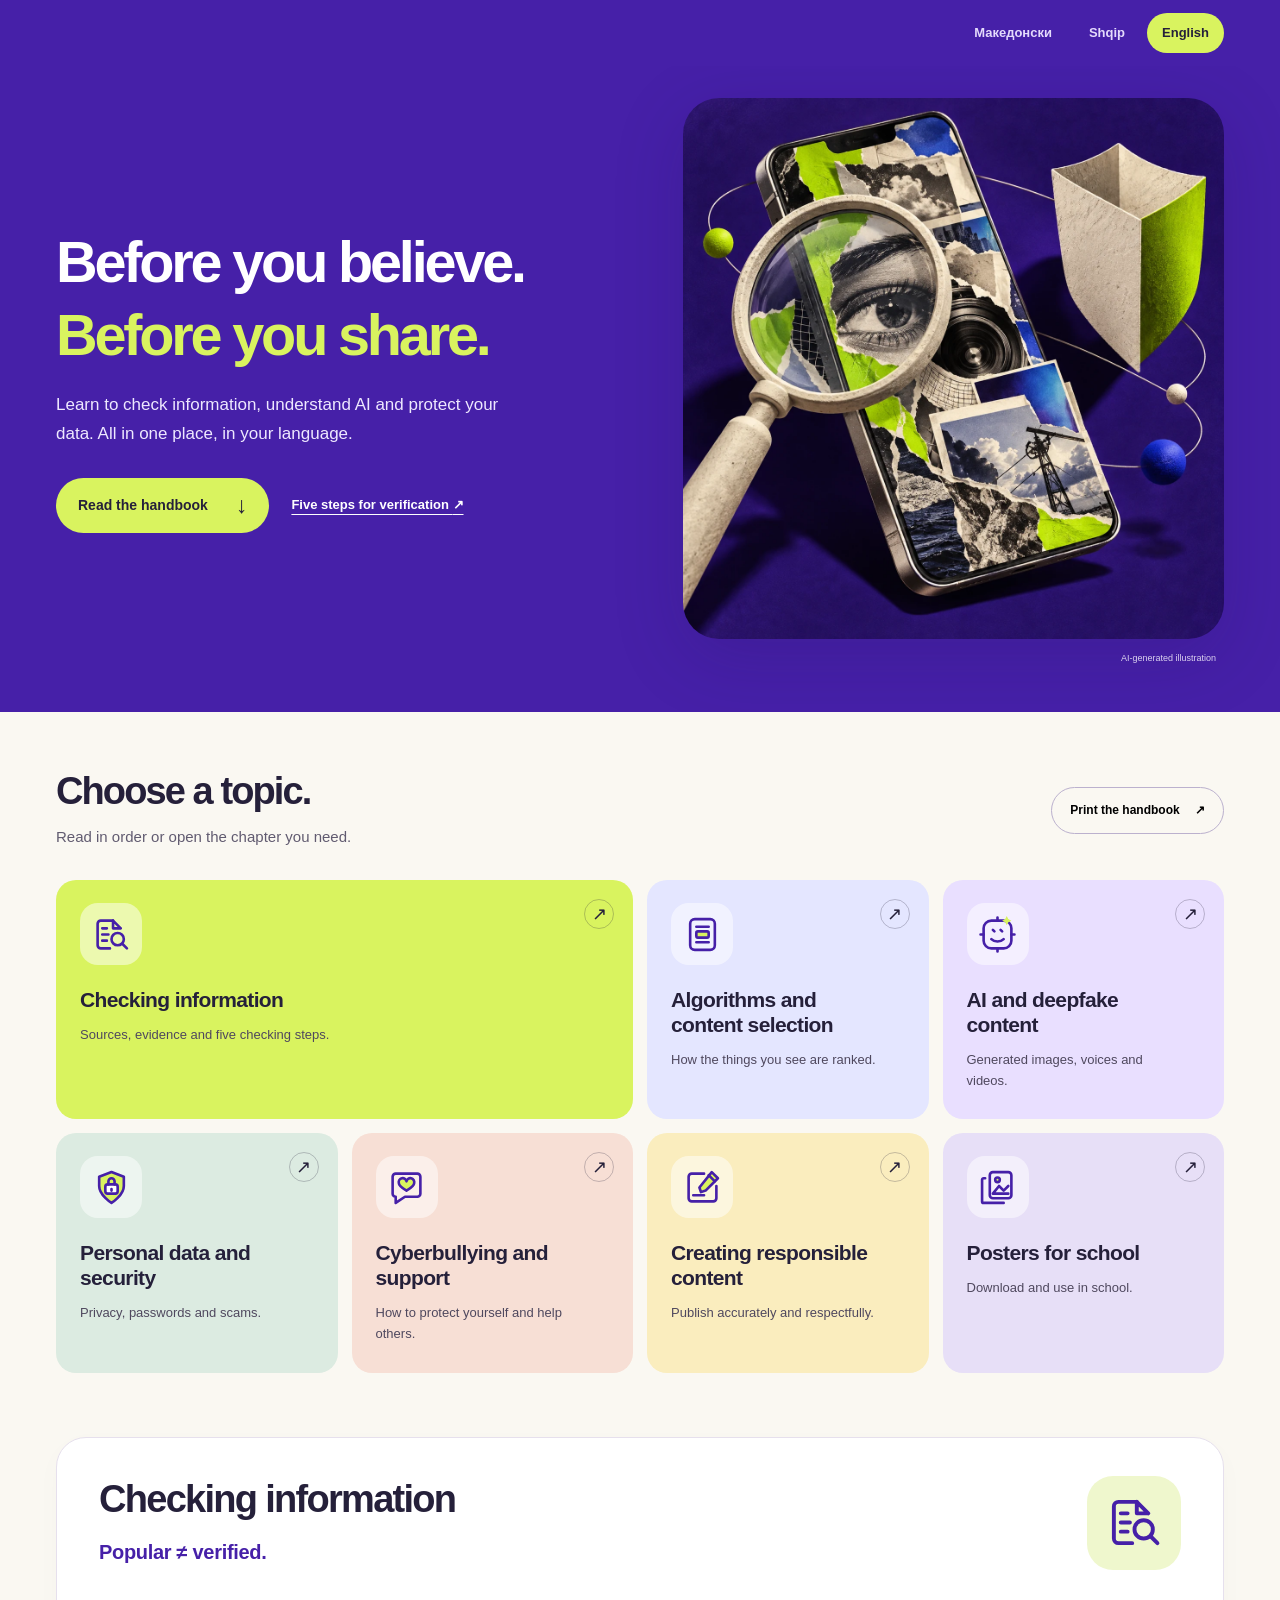
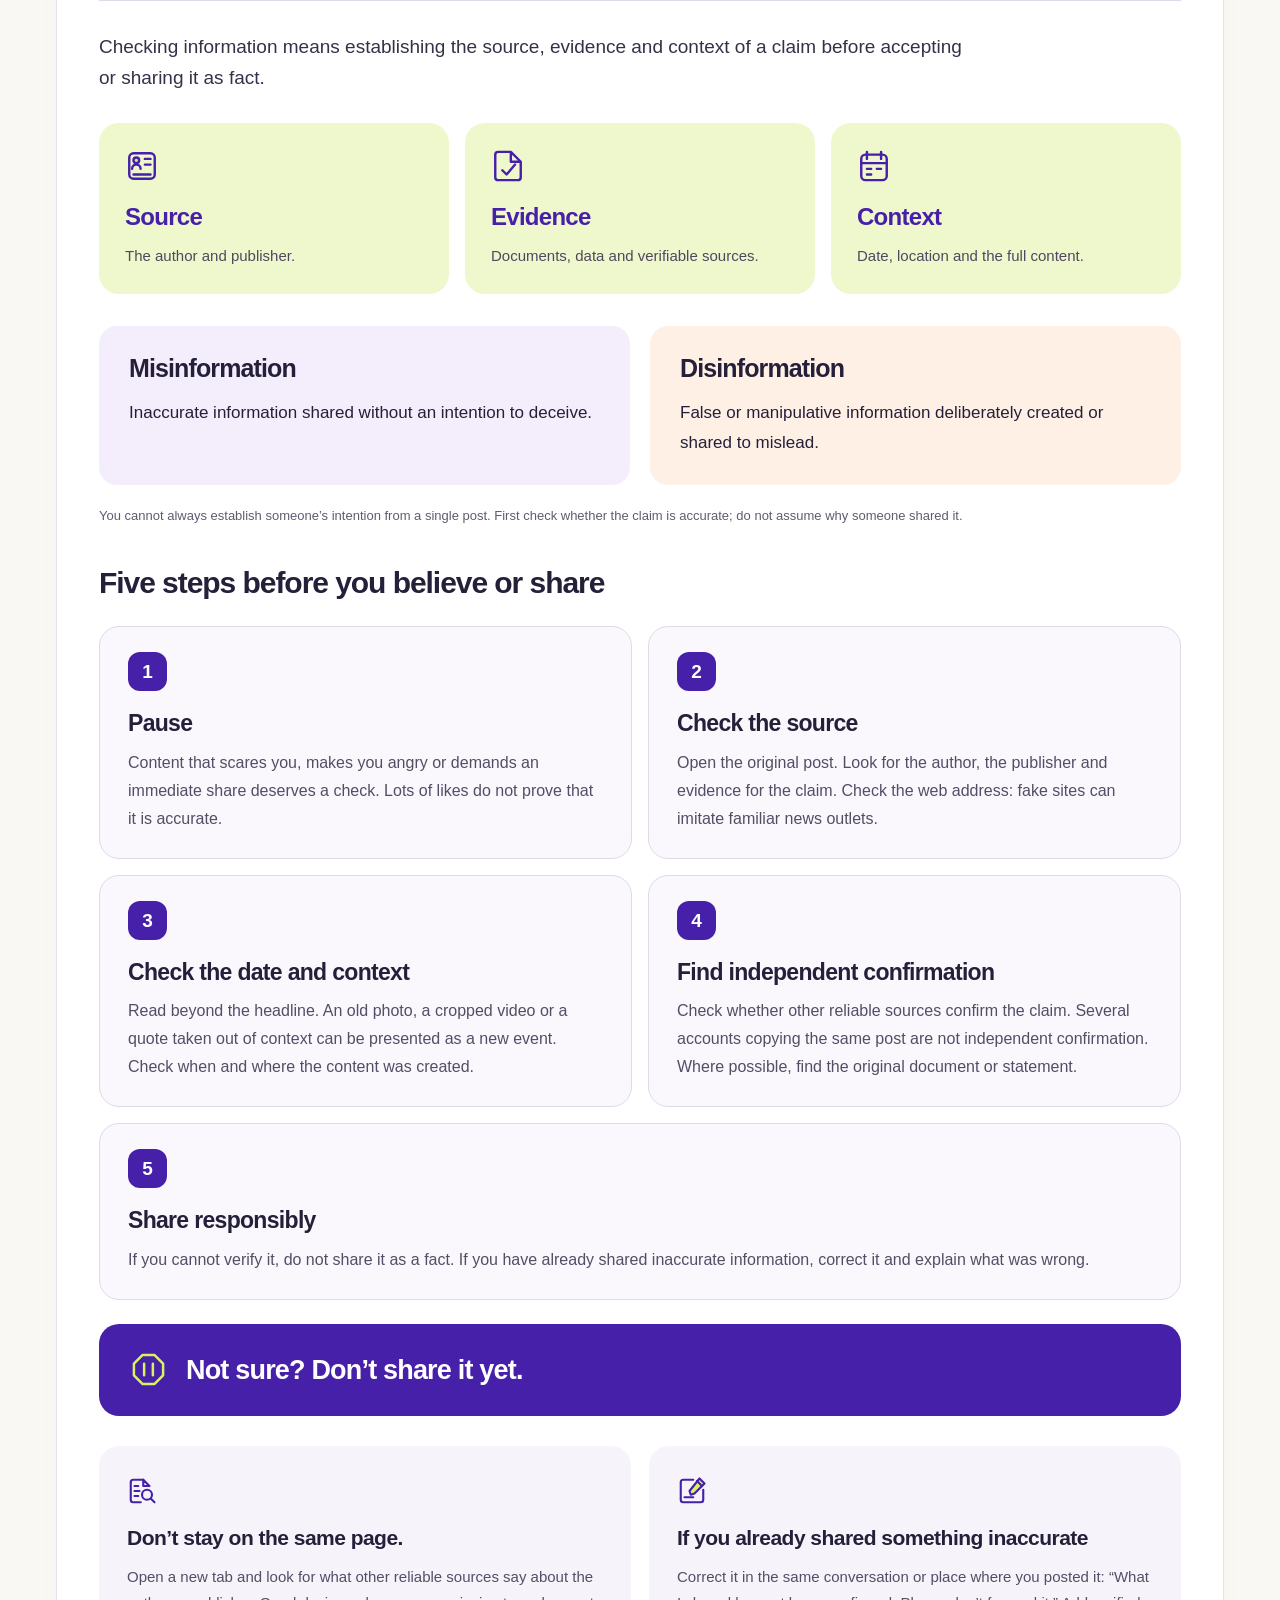
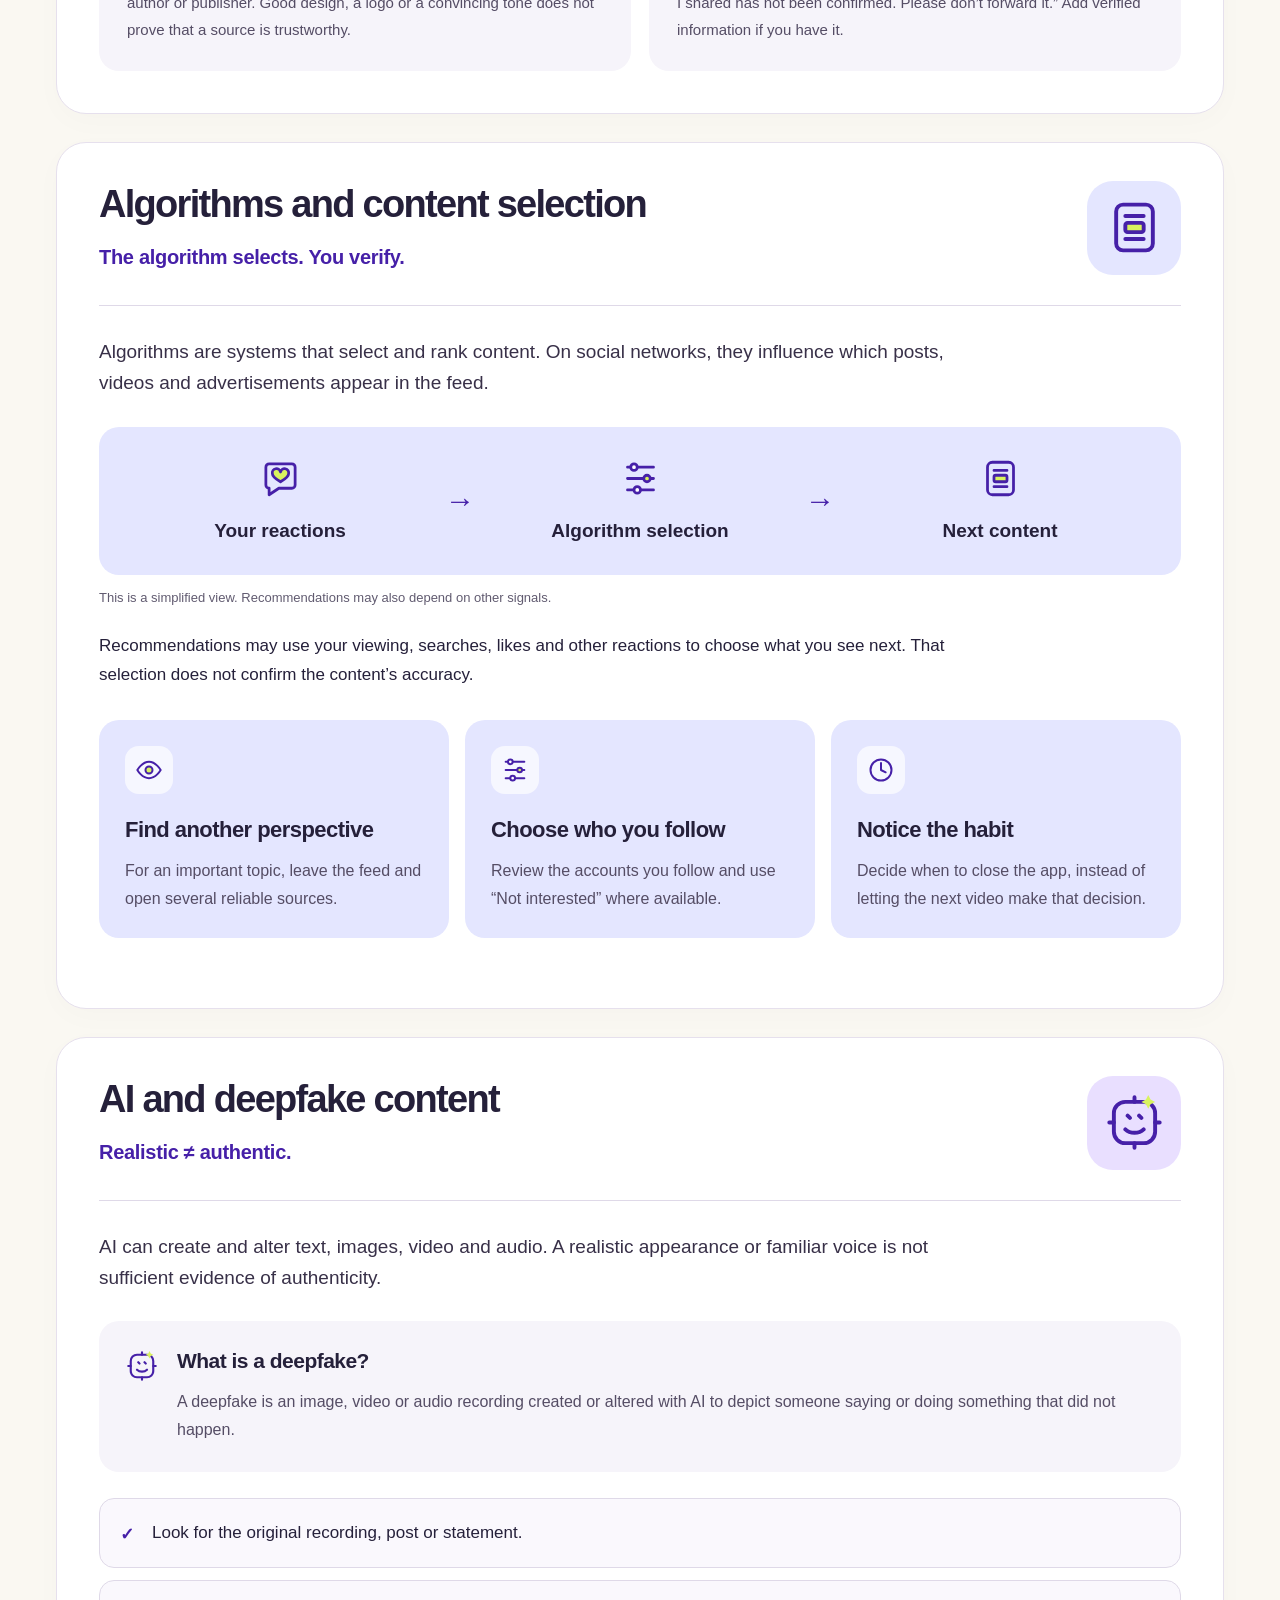
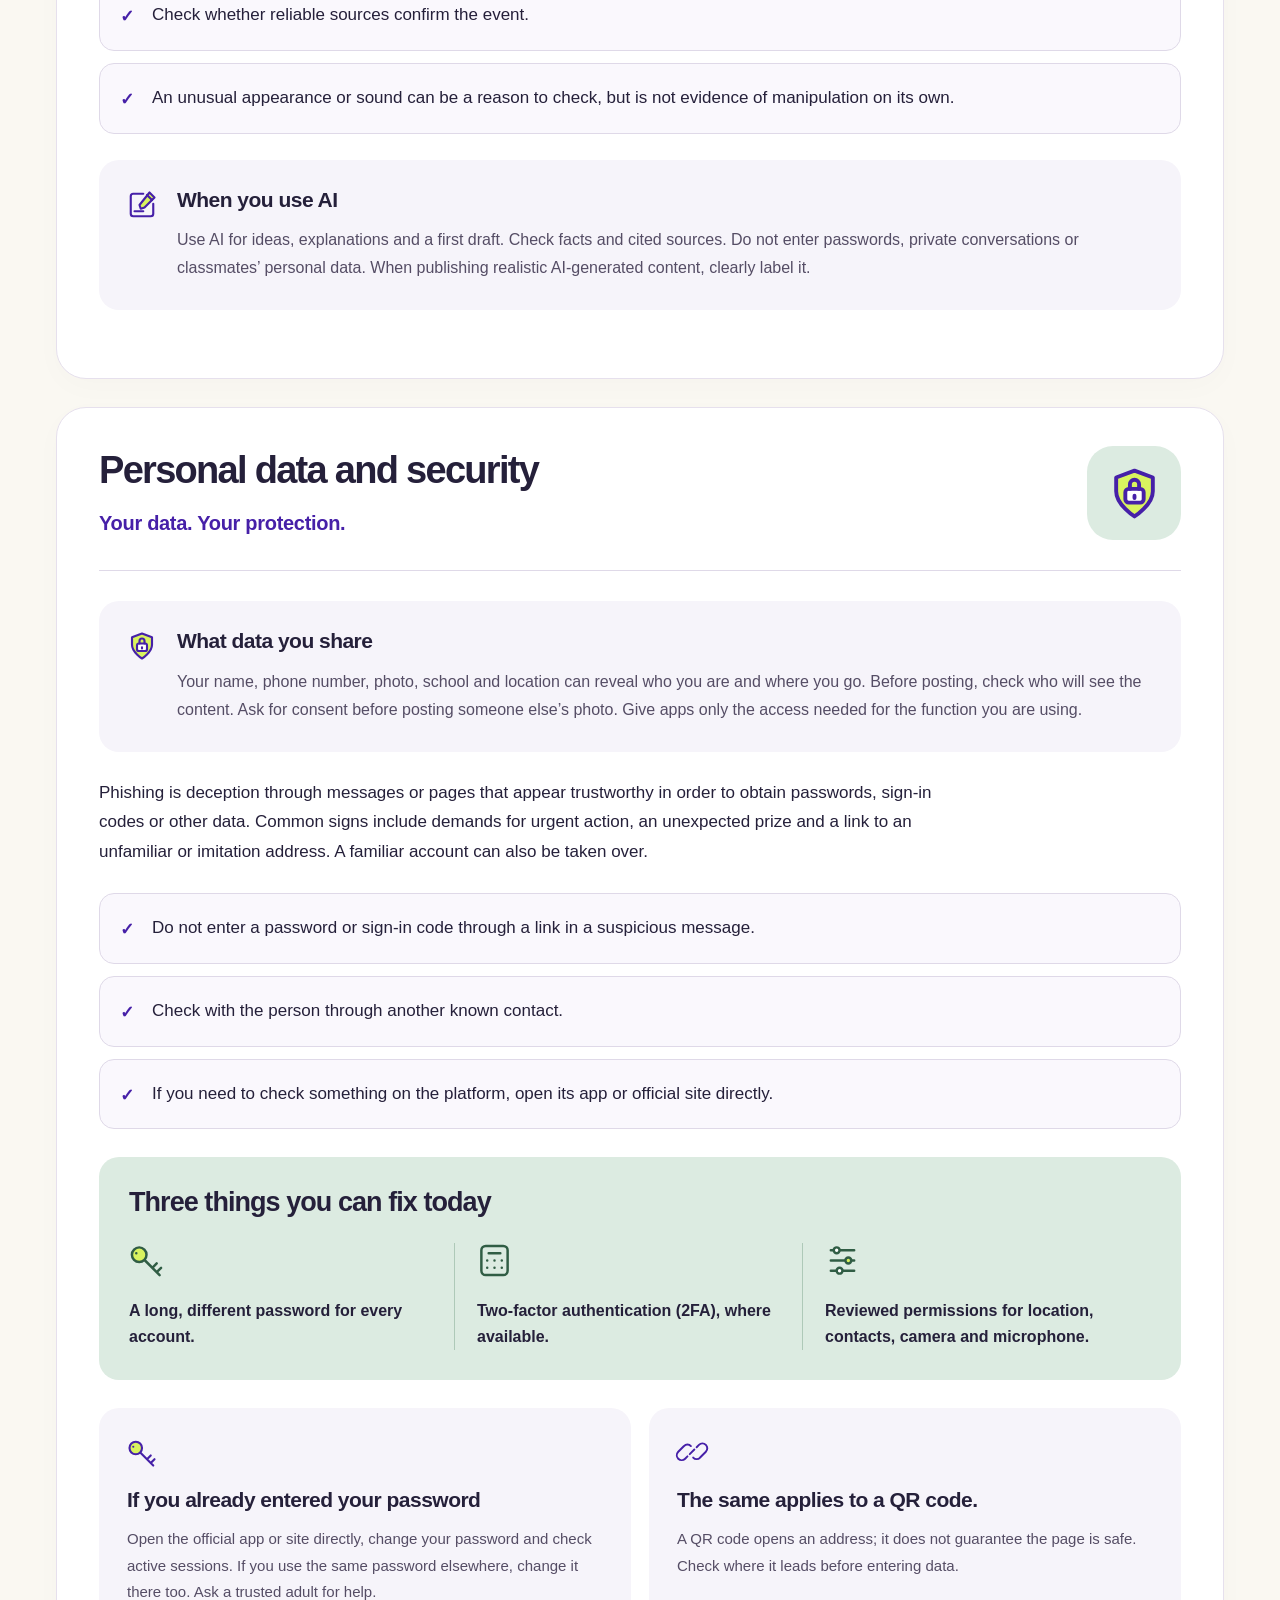
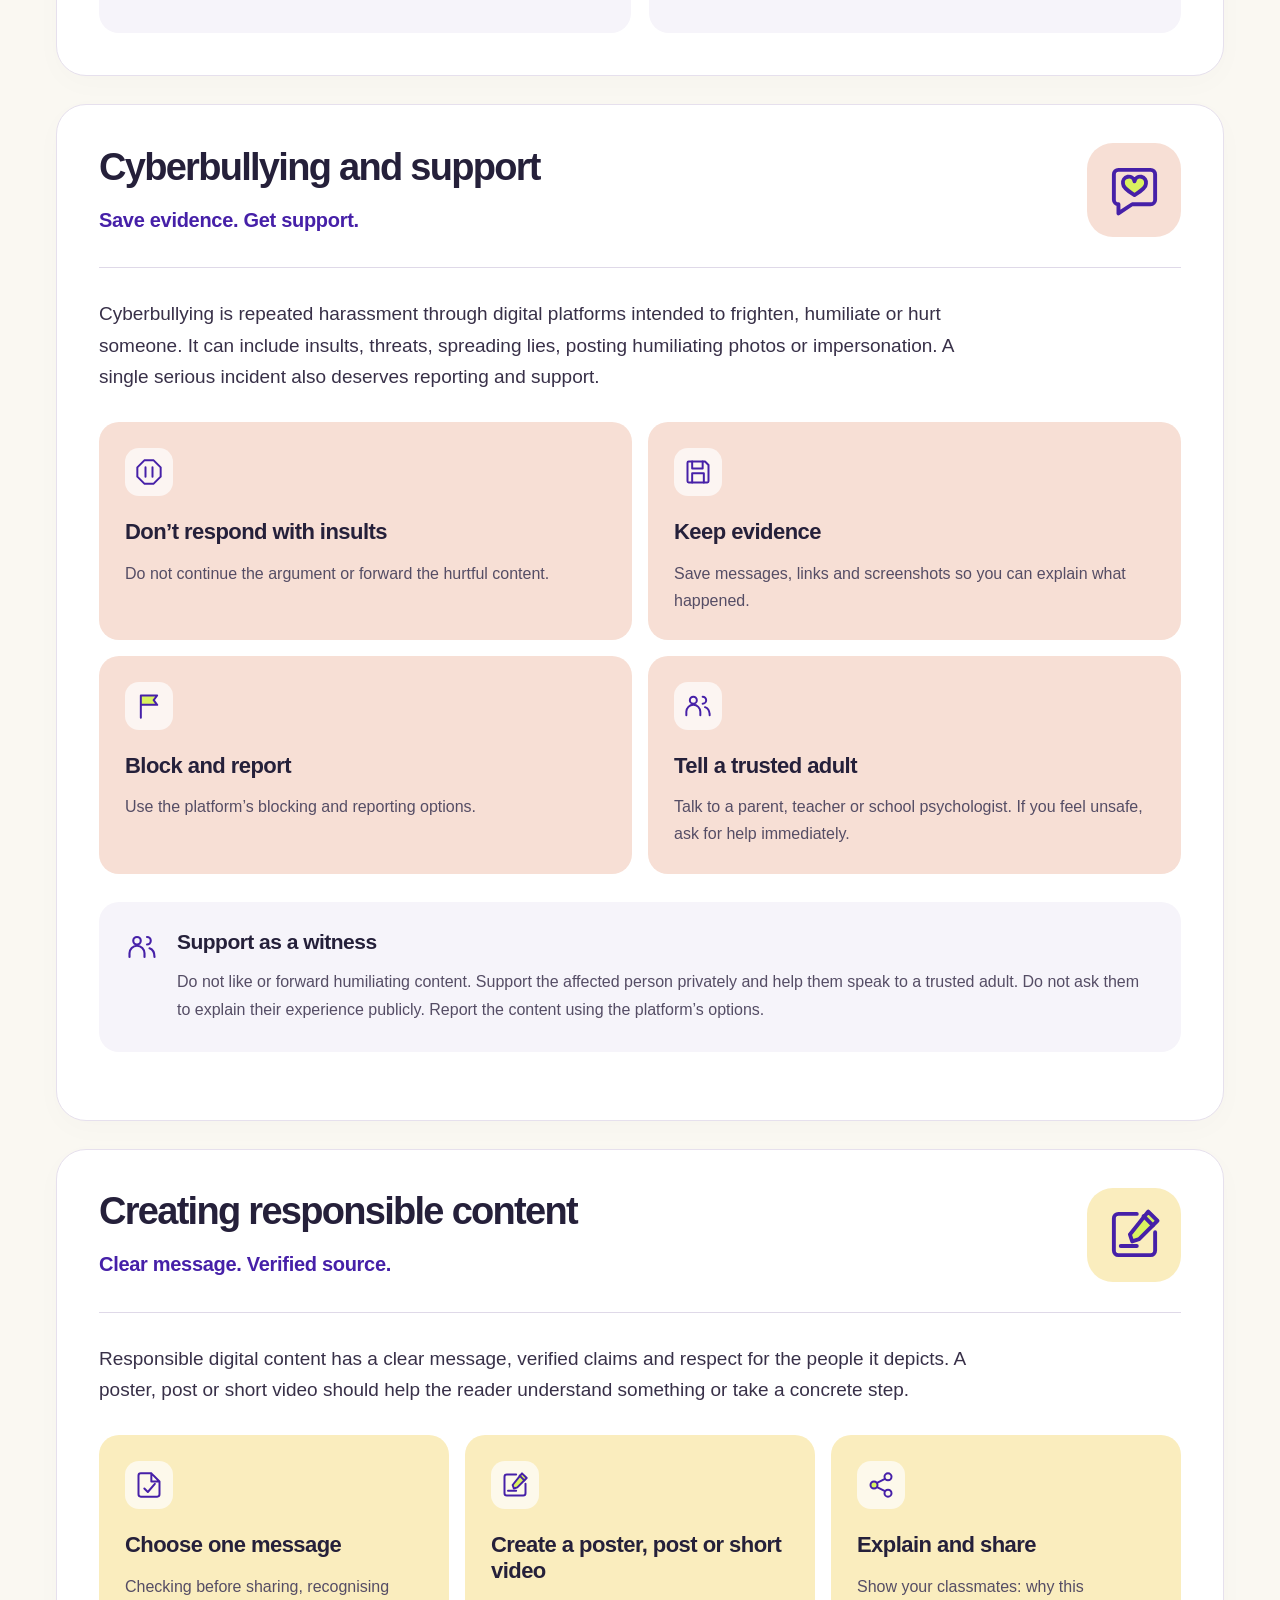
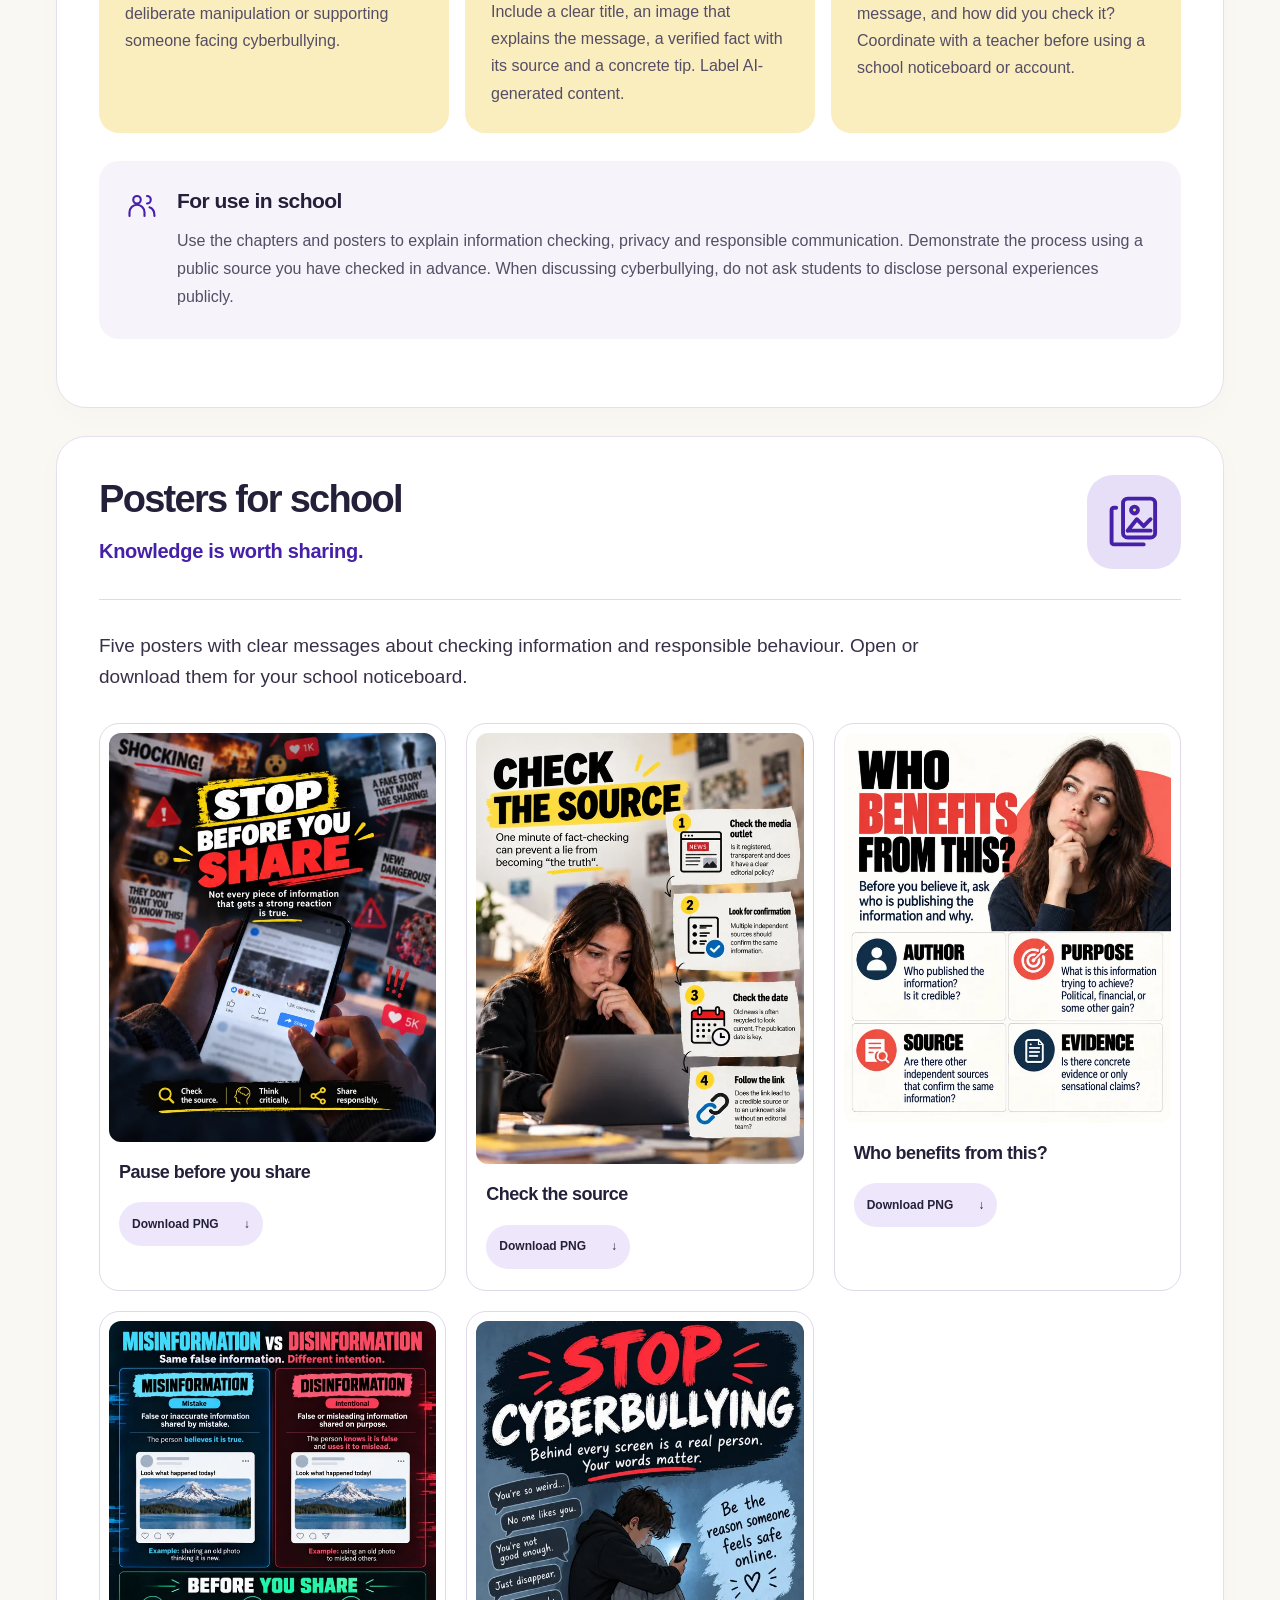
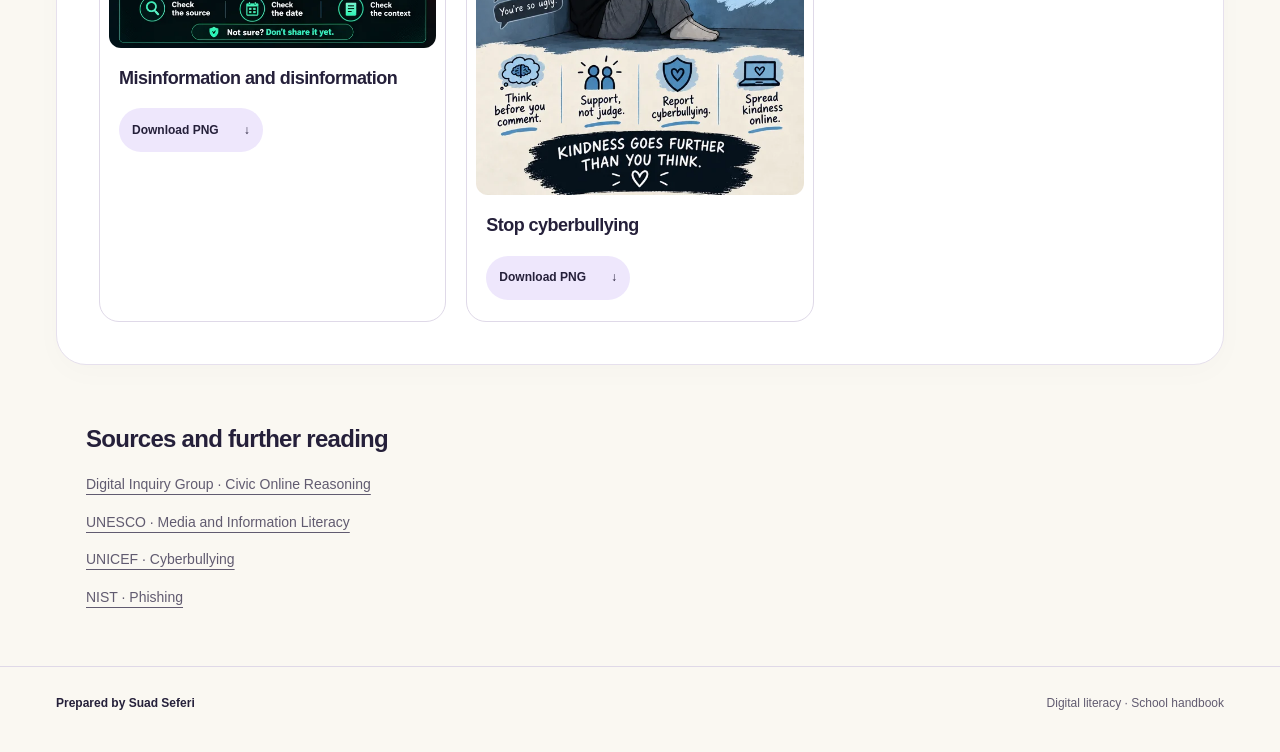
<file: en/index.html>
<!doctype html>
<html lang="en"><head><meta charset="utf-8"><meta name="viewport" content="width=device-width,initial-scale=1"><title>Before you believe. Before you share.</title><meta name="description" content="Learn to check information, understand AI and protect your data. All in one place, in your language."><meta name="theme-color" content="#4620a8"><link rel="stylesheet" href="../style.css"></head>
<body><a class="skip" href="#main">Skip to content</a><header class="masthead"><nav class="wrap languages" aria-label="Language"><a lang="mk" href="../index.html">Македонски</a><a lang="sq" href="../sq/index.html">Shqip</a><a lang="en" href="../en/index.html" aria-current="page">English</a></nav></header>
<main id="main"><section class="hero"><div class="wrap hero-inner"><div class="hero-copy"><h1><span>Before you believe.</span><span>Before you share.</span></h1><p class="hero-intro">Learn to check information, understand AI and protect your data. All in one place, in your language.</p><div class="hero-links"><a class="primary" href="#contents">Read the handbook <span aria-hidden="true">↓</span></a><a class="secondary" href="#method">Five steps for verification <span aria-hidden="true">↗</span></a></div></div><figure class="hero-image"><img src="../assets/handbook-cover.webp" width="1254" height="1254" alt="" fetchpriority="high"><figcaption>AI-generated illustration</figcaption></figure></div></section>
<section id="contents" class="wrap contents"><div class="contents-heading"><div><h2>Choose a topic.</h2><p>Read in order or open the chapter you need.</p></div><button class="print" type="button" onclick="window.print()">Print the handbook <span aria-hidden="true">↗</span></button></div><nav class="topic-grid" aria-label="Choose a topic."><a class="topic topic-1" href="#verify"><span class="topic-symbol"><svg class="icon " viewBox="0 0 24 24" fill="none" stroke="currentColor" stroke-width="1.7" stroke-linecap="round" stroke-linejoin="round" aria-hidden="true" focusable="false"><path d="M13 3H5a2 2 0 0 0-2 2v14a2 2 0 0 0 2 2h6"/><path d="M13 3v5h5M13 3l5 5M6 8h3M6 12h4M6 16h3"/><circle cx="16" cy="15" r="4"/><path d="m19 18 3 3"/></svg></span><strong>Checking information</strong><span class="topic-note">Sources, evidence and five checking steps.</span><span class="topic-arrow" aria-hidden="true">↗</span></a><a class="topic topic-2" href="#feed"><span class="topic-symbol"><svg class="icon " viewBox="0 0 24 24" fill="none" stroke="currentColor" stroke-width="1.7" stroke-linecap="round" stroke-linejoin="round" aria-hidden="true" focusable="false"><rect x="4" y="2" width="16" height="20" rx="3"/><path d="M8 7h8M8 17h8"/><rect x="8" y="10" width="8" height="4" rx="1" fill="var(--icon-accent,#d9f35f)"/></svg></span><strong>Algorithms and content selection</strong><span class="topic-note">How the things you see are ranked.</span><span class="topic-arrow" aria-hidden="true">↗</span></a><a class="topic topic-3" href="#ai"><span class="topic-symbol"><svg class="icon " viewBox="0 0 24 24" fill="none" stroke="currentColor" stroke-width="1.7" stroke-linecap="round" stroke-linejoin="round" aria-hidden="true" focusable="false"><rect x="3" y="3" width="18" height="18" rx="5"/><path d="m9 9 1 1m4-1 1 1M8 15c2 2 6 2 8 0M12 1v2M12 21v2M1 12h2M21 12h2"/><path d="m17 2 1-2 1 2 2 1-2 1-1 2-1-2-2-1Z" fill="var(--icon-accent,#d9f35f)" stroke="none"/></svg></span><strong>AI and deepfake content</strong><span class="topic-note">Generated images, voices and videos.</span><span class="topic-arrow" aria-hidden="true">↗</span></a><a class="topic topic-4" href="#protect"><span class="topic-symbol"><svg class="icon " viewBox="0 0 24 24" fill="none" stroke="currentColor" stroke-width="1.7" stroke-linecap="round" stroke-linejoin="round" aria-hidden="true" focusable="false"><path d="m12 2 8 3v6c0 6-8 11-8 11S4 17 4 11V5Z" fill="var(--icon-accent,#d9f35f)"/><rect x="8" y="10" width="8" height="6" rx="1.5" fill="var(--icon-paper,#fff)"/><path d="M10 10V8a2 2 0 0 1 4 0v2M12 13v1"/></svg></span><strong>Personal data and security</strong><span class="topic-note">Privacy, passwords and scams.</span><span class="topic-arrow" aria-hidden="true">↗</span></a><a class="topic topic-5" href="#support"><span class="topic-symbol"><svg class="icon " viewBox="0 0 24 24" fill="none" stroke="currentColor" stroke-width="1.7" stroke-linecap="round" stroke-linejoin="round" aria-hidden="true" focusable="false"><path d="M5 3h14a2 2 0 0 1 2 2v11a2 2 0 0 1-2 2h-8l-6 4v-4a2 2 0 0 1-2-2V5a2 2 0 0 1 2-2Z"/><path d="M12 14s-5-3-5-5a2.5 2.5 0 0 1 5-1 2.5 2.5 0 0 1 5 1c0 2-5 5-5 5Z" fill="var(--icon-accent,#d9f35f)"/></svg></span><strong>Cyberbullying and support</strong><span class="topic-note">How to protect yourself and help others.</span><span class="topic-arrow" aria-hidden="true">↗</span></a><a class="topic topic-6" href="#create"><span class="topic-symbol"><svg class="icon " viewBox="0 0 24 24" fill="none" stroke="currentColor" stroke-width="1.7" stroke-linecap="round" stroke-linejoin="round" aria-hidden="true" focusable="false"><path d="M13 3H5a2 2 0 0 0-2 2v14a2 2 0 0 0 2 2h14a2 2 0 0 0 2-2v-8M6 17h7"/><path d="m10 12 1 3 3-1 8-8-4-4Z" fill="var(--icon-accent,#d9f35f)"/><path d="m16 4 4 4"/></svg></span><strong>Creating responsible content</strong><span class="topic-note">Publish accurately and respectfully.</span><span class="topic-arrow" aria-hidden="true">↗</span></a><a class="topic topic-7" href="#posters"><span class="topic-symbol"><svg class="icon " viewBox="0 0 24 24" fill="none" stroke="currentColor" stroke-width="1.7" stroke-linecap="round" stroke-linejoin="round" aria-hidden="true" focusable="false"><rect x="7" y="2" width="14" height="17" rx="2"/><path d="M4 6H3a1 1 0 0 0-1 1v14a1 1 0 0 0 1 1h13"/><circle cx="12" cy="7" r="1.5" fill="var(--icon-accent,#d9f35f)"/><path d="m9 16 4-5 3 3 3-3M9 16h10"/></svg></span><strong>Posters for school</strong><span class="topic-note">Download and use in school.</span><span class="topic-arrow" aria-hidden="true">↗</span></a></nav></section><div class="wrap reading-layout"><div class="reading">
<section id="verify" class="chapter"><div class="chapter-top"><div><h2>Checking information</h2><p class="takeaway">Popular ≠ verified.</p></div><span class="chapter-symbol"><svg class="icon " viewBox="0 0 24 24" fill="none" stroke="currentColor" stroke-width="1.7" stroke-linecap="round" stroke-linejoin="round" aria-hidden="true" focusable="false"><path d="M13 3H5a2 2 0 0 0-2 2v14a2 2 0 0 0 2 2h6"/><path d="M13 3v5h5M13 3l5 5M6 8h3M6 12h4M6 16h3"/><circle cx="16" cy="15" r="4"/><path d="m19 18 3 3"/></svg></span></div><p class="chapter-intro">Checking information means establishing the source, evidence and context of a claim before accepting or sharing it as fact.</p><div class="method-map"><div><svg class="icon " viewBox="0 0 24 24" fill="none" stroke="currentColor" stroke-width="1.7" stroke-linecap="round" stroke-linejoin="round" aria-hidden="true" focusable="false"><rect x="3" y="3" width="18" height="18" rx="3"/><circle cx="8" cy="8" r="2" fill="var(--icon-accent,#d9f35f)"/><path d="M5 14c0-4 6-4 6 0M14 7h4M14 11h4M6 18h12"/></svg><strong>Source</strong><span>The author and publisher.</span></div><div><svg class="icon " viewBox="0 0 24 24" fill="none" stroke="currentColor" stroke-width="1.7" stroke-linecap="round" stroke-linejoin="round" aria-hidden="true" focusable="false"><path d="M14 2H5a2 2 0 0 0-2 2v16a2 2 0 0 0 2 2h14a2 2 0 0 0 2-2V9ZM14 2v7h7"/><path d="m8 15 3 3 6-7"/></svg><strong>Evidence</strong><span>Documents, data and verifiable sources.</span></div><div><svg class="icon " viewBox="0 0 24 24" fill="none" stroke="currentColor" stroke-width="1.7" stroke-linecap="round" stroke-linejoin="round" aria-hidden="true" focusable="false"><rect x="3" y="4" width="18" height="18" rx="3"/><path d="M7 2v5M17 2v5M3 10h18M7 14h3M14 14h3M7 18h3"/></svg><strong>Context</strong><span>Date, location and the full content.</span></div></div><div class="terms"><div class="term"><h3>Misinformation</h3><p class="">Inaccurate information shared without an intention to deceive.</p></div><div class="term"><h3>Disinformation</h3><p class="">False or manipulative information deliberately created or shared to mislead.</p></div></div><p class="caption">You cannot always establish someone’s intention from a single post. First check whether the claim is accurate; do not assume why someone shared it.</p><h3 id="method" class="method-title">Five steps before you believe or share</h3><ol class="five-steps"><li id="step-1"><span class="step-index">1</span><div><h3>Pause</h3><p class="">Content that scares you, makes you angry or demands an immediate share deserves a check. Lots of likes do not prove that it is accurate.</p></div></li><li id="step-2"><span class="step-index">2</span><div><h3>Check the source</h3><p class="">Open the original post. Look for the author, the publisher and evidence for the claim. Check the web address: fake sites can imitate familiar news outlets.</p></div></li><li id="step-3"><span class="step-index">3</span><div><h3>Check the date and context</h3><p class="">Read beyond the headline. An old photo, a cropped video or a quote taken out of context can be presented as a new event. Check when and where the content was created.</p></div></li><li id="step-4"><span class="step-index">4</span><div><h3>Find independent confirmation</h3><p class="">Check whether other reliable sources confirm the claim. Several accounts copying the same post are not independent confirmation. Where possible, find the original document or statement.</p></div></li><li id="step-5"><span class="step-index">5</span><div><h3>Share responsibly</h3><p class="">If you cannot verify it, do not share it as a fact. If you have already shared inaccurate information, correct it and explain what was wrong.</p></div></li></ol><div class="key-line"><svg class="icon " viewBox="0 0 24 24" fill="none" stroke="currentColor" stroke-width="1.7" stroke-linecap="round" stroke-linejoin="round" aria-hidden="true" focusable="false"><path d="m8 2-6 6v8l6 6h8l6-6V8l-6-6Z"/><path d="M9 8v8M15 8v8"/></svg>Not sure? Don’t share it yet.</div><div class="note-pair"><aside class="explain"><svg class="icon " viewBox="0 0 24 24" fill="none" stroke="currentColor" stroke-width="1.7" stroke-linecap="round" stroke-linejoin="round" aria-hidden="true" focusable="false"><path d="M13 3H5a2 2 0 0 0-2 2v14a2 2 0 0 0 2 2h6"/><path d="M13 3v5h5M13 3l5 5M6 8h3M6 12h4M6 16h3"/><circle cx="16" cy="15" r="4"/><path d="m19 18 3 3"/></svg><div><h3>Don’t stay on the same page.</h3><p class="">Open a new tab and look for what other reliable sources say about the author or publisher. Good design, a logo or a convincing tone does not prove that a source is trustworthy.</p></div></aside><aside class="explain"><svg class="icon " viewBox="0 0 24 24" fill="none" stroke="currentColor" stroke-width="1.7" stroke-linecap="round" stroke-linejoin="round" aria-hidden="true" focusable="false"><path d="M13 3H5a2 2 0 0 0-2 2v14a2 2 0 0 0 2 2h14a2 2 0 0 0 2-2v-8M6 17h7"/><path d="m10 12 1 3 3-1 8-8-4-4Z" fill="var(--icon-accent,#d9f35f)"/><path d="m16 4 4 4"/></svg><div><h3>If you already shared something inaccurate</h3><p class="">Correct it in the same conversation or place where you posted it: “What I shared has not been confirmed. Please don’t forward it.” Add verified information if you have it.</p></div></aside></div></section>
<section id="feed" class="chapter"><div class="chapter-top"><div><h2>Algorithms and content selection</h2><p class="takeaway">The algorithm selects. You verify.</p></div><span class="chapter-symbol"><svg class="icon " viewBox="0 0 24 24" fill="none" stroke="currentColor" stroke-width="1.7" stroke-linecap="round" stroke-linejoin="round" aria-hidden="true" focusable="false"><rect x="4" y="2" width="16" height="20" rx="3"/><path d="M8 7h8M8 17h8"/><rect x="8" y="10" width="8" height="4" rx="1" fill="var(--icon-accent,#d9f35f)"/></svg></span></div><p class="chapter-intro">Algorithms are systems that select and rank content. On social networks, they influence which posts, videos and advertisements appear in the feed.</p><div class="feed-flow"><span><svg class="icon " viewBox="0 0 24 24" fill="none" stroke="currentColor" stroke-width="1.7" stroke-linecap="round" stroke-linejoin="round" aria-hidden="true" focusable="false"><path d="M5 3h14a2 2 0 0 1 2 2v11a2 2 0 0 1-2 2h-8l-6 4v-4a2 2 0 0 1-2-2V5a2 2 0 0 1 2-2Z"/><path d="M12 14s-5-3-5-5a2.5 2.5 0 0 1 5-1 2.5 2.5 0 0 1 5 1c0 2-5 5-5 5Z" fill="var(--icon-accent,#d9f35f)"/></svg><strong>Your reactions</strong></span><b aria-hidden="true">→</b><span><svg class="icon " viewBox="0 0 24 24" fill="none" stroke="currentColor" stroke-width="1.7" stroke-linecap="round" stroke-linejoin="round" aria-hidden="true" focusable="false"><path d="M4 5h16M4 12h16M4 19h16"/><circle cx="8" cy="5" r="2" fill="var(--icon-paper,#fff)"/><circle cx="16" cy="12" r="2" fill="var(--icon-accent,#d9f35f)"/><circle cx="10" cy="19" r="2" fill="var(--icon-paper,#fff)"/></svg><strong>Algorithm selection</strong></span><b aria-hidden="true">→</b><span><svg class="icon " viewBox="0 0 24 24" fill="none" stroke="currentColor" stroke-width="1.7" stroke-linecap="round" stroke-linejoin="round" aria-hidden="true" focusable="false"><rect x="4" y="2" width="16" height="20" rx="3"/><path d="M8 7h8M8 17h8"/><rect x="8" y="10" width="8" height="4" rx="1" fill="var(--icon-accent,#d9f35f)"/></svg><strong>Next content</strong></span></div><p class="caption">This is a simplified view. Recommendations may also depend on other signals.</p><p class="">Recommendations may use your viewing, searches, likes and other reactions to choose what you see next. That selection does not confirm the content’s accuracy.</p><ul class="action-list "><li><span class="action-symbol"><svg class="icon " viewBox="0 0 24 24" fill="none" stroke="currentColor" stroke-width="1.7" stroke-linecap="round" stroke-linejoin="round" aria-hidden="true" focusable="false"><path d="M2 12s4-7 10-7 10 7 10 7-4 7-10 7S2 12 2 12Z"/><circle cx="12" cy="12" r="3" fill="var(--icon-accent,#d9f35f)"/></svg></span><h3>Find another perspective</h3><p class="">For an important topic, leave the feed and open several reliable sources.</p></li><li><span class="action-symbol"><svg class="icon " viewBox="0 0 24 24" fill="none" stroke="currentColor" stroke-width="1.7" stroke-linecap="round" stroke-linejoin="round" aria-hidden="true" focusable="false"><path d="M4 5h16M4 12h16M4 19h16"/><circle cx="8" cy="5" r="2" fill="var(--icon-paper,#fff)"/><circle cx="16" cy="12" r="2" fill="var(--icon-accent,#d9f35f)"/><circle cx="10" cy="19" r="2" fill="var(--icon-paper,#fff)"/></svg></span><h3>Choose who you follow</h3><p class="">Review the accounts you follow and use “Not interested” where available.</p></li><li><span class="action-symbol"><svg class="icon " viewBox="0 0 24 24" fill="none" stroke="currentColor" stroke-width="1.7" stroke-linecap="round" stroke-linejoin="round" aria-hidden="true" focusable="false"><circle cx="12" cy="12" r="9"/><path d="M12 6v6l4 2"/></svg></span><h3>Notice the habit</h3><p class="">Decide when to close the app, instead of letting the next video make that decision.</p></li></ul></section>
<section id="ai" class="chapter"><div class="chapter-top"><div><h2>AI and deepfake content</h2><p class="takeaway">Realistic ≠ authentic.</p></div><span class="chapter-symbol"><svg class="icon " viewBox="0 0 24 24" fill="none" stroke="currentColor" stroke-width="1.7" stroke-linecap="round" stroke-linejoin="round" aria-hidden="true" focusable="false"><rect x="3" y="3" width="18" height="18" rx="5"/><path d="m9 9 1 1m4-1 1 1M8 15c2 2 6 2 8 0M12 1v2M12 21v2M1 12h2M21 12h2"/><path d="m17 2 1-2 1 2 2 1-2 1-1 2-1-2-2-1Z" fill="var(--icon-accent,#d9f35f)" stroke="none"/></svg></span></div><p class="chapter-intro">AI can create and alter text, images, video and audio. A realistic appearance or familiar voice is not sufficient evidence of authenticity.</p><aside class="explain"><svg class="icon " viewBox="0 0 24 24" fill="none" stroke="currentColor" stroke-width="1.7" stroke-linecap="round" stroke-linejoin="round" aria-hidden="true" focusable="false"><rect x="3" y="3" width="18" height="18" rx="5"/><path d="m9 9 1 1m4-1 1 1M8 15c2 2 6 2 8 0M12 1v2M12 21v2M1 12h2M21 12h2"/><path d="m17 2 1-2 1 2 2 1-2 1-1 2-1-2-2-1Z" fill="var(--icon-accent,#d9f35f)" stroke="none"/></svg><div><h3>What is a deepfake?</h3><p class="">A deepfake is an image, video or audio recording created or altered with AI to depict someone saying or doing something that did not happen.</p></div></aside><ul class="plain-list"><li>Look for the original recording, post or statement.</li><li>Check whether reliable sources confirm the event.</li><li>An unusual appearance or sound can be a reason to check, but is not evidence of manipulation on its own.</li></ul><aside class="explain"><svg class="icon " viewBox="0 0 24 24" fill="none" stroke="currentColor" stroke-width="1.7" stroke-linecap="round" stroke-linejoin="round" aria-hidden="true" focusable="false"><path d="M13 3H5a2 2 0 0 0-2 2v14a2 2 0 0 0 2 2h14a2 2 0 0 0 2-2v-8M6 17h7"/><path d="m10 12 1 3 3-1 8-8-4-4Z" fill="var(--icon-accent,#d9f35f)"/><path d="m16 4 4 4"/></svg><div><h3>When you use AI</h3><p class="">Use AI for ideas, explanations and a first draft. Check facts and cited sources. Do not enter passwords, private conversations or classmates’ personal data. When publishing realistic AI-generated content, clearly label it.</p></div></aside></section>
<section id="protect" class="chapter"><div class="chapter-top"><div><h2>Personal data and security</h2><p class="takeaway">Your data. Your protection.</p></div><span class="chapter-symbol"><svg class="icon " viewBox="0 0 24 24" fill="none" stroke="currentColor" stroke-width="1.7" stroke-linecap="round" stroke-linejoin="round" aria-hidden="true" focusable="false"><path d="m12 2 8 3v6c0 6-8 11-8 11S4 17 4 11V5Z" fill="var(--icon-accent,#d9f35f)"/><rect x="8" y="10" width="8" height="6" rx="1.5" fill="var(--icon-paper,#fff)"/><path d="M10 10V8a2 2 0 0 1 4 0v2M12 13v1"/></svg></span></div><aside class="explain"><svg class="icon " viewBox="0 0 24 24" fill="none" stroke="currentColor" stroke-width="1.7" stroke-linecap="round" stroke-linejoin="round" aria-hidden="true" focusable="false"><path d="m12 2 8 3v6c0 6-8 11-8 11S4 17 4 11V5Z" fill="var(--icon-accent,#d9f35f)"/><rect x="8" y="10" width="8" height="6" rx="1.5" fill="var(--icon-paper,#fff)"/><path d="M10 10V8a2 2 0 0 1 4 0v2M12 13v1"/></svg><div><h3>What data you share</h3><p class="">Your name, phone number, photo, school and location can reveal who you are and where you go. Before posting, check who will see the content. Ask for consent before posting someone else’s photo. Give apps only the access needed for the function you are using.</p></div></aside><p class="">Phishing is deception through messages or pages that appear trustworthy in order to obtain passwords, sign-in codes or other data. Common signs include demands for urgent action, an unexpected prize and a link to an unfamiliar or imitation address. A familiar account can also be taken over.</p><ul class="plain-list"><li>Do not enter a password or sign-in code through a link in a suspicious message.</li><li>Check with the person through another known contact.</li><li>If you need to check something on the platform, open its app or official site directly.</li></ul><div class="security"><h3>Three things you can fix today</h3><ul class="account-grid"><li><svg class="icon " viewBox="0 0 24 24" fill="none" stroke="currentColor" stroke-width="1.7" stroke-linecap="round" stroke-linejoin="round" aria-hidden="true" focusable="false"><circle cx="7" cy="8" r="5" fill="var(--icon-accent,#d9f35f)"/><path d="m11 12 10 10M16 17l3-3M19 20l3-3M5 7h.01"/></svg><span>A long, different password for every account.</span></li><li><svg class="icon " viewBox="0 0 24 24" fill="none" stroke="currentColor" stroke-width="1.7" stroke-linecap="round" stroke-linejoin="round" aria-hidden="true" focusable="false"><rect x="3" y="2" width="18" height="20" rx="3"/><path d="M8 7h8M7 12h.01M12 12h.01M17 12h.01M7 17h.01M12 17h.01M17 17h.01"/></svg><span>Two-factor authentication (2FA), where available.</span></li><li><svg class="icon " viewBox="0 0 24 24" fill="none" stroke="currentColor" stroke-width="1.7" stroke-linecap="round" stroke-linejoin="round" aria-hidden="true" focusable="false"><path d="M4 5h16M4 12h16M4 19h16"/><circle cx="8" cy="5" r="2" fill="var(--icon-paper,#fff)"/><circle cx="16" cy="12" r="2" fill="var(--icon-accent,#d9f35f)"/><circle cx="10" cy="19" r="2" fill="var(--icon-paper,#fff)"/></svg><span>Reviewed permissions for location, contacts, camera and microphone.</span></li></ul></div><div class="note-pair"><aside class="explain"><svg class="icon " viewBox="0 0 24 24" fill="none" stroke="currentColor" stroke-width="1.7" stroke-linecap="round" stroke-linejoin="round" aria-hidden="true" focusable="false"><circle cx="7" cy="8" r="5" fill="var(--icon-accent,#d9f35f)"/><path d="m11 12 10 10M16 17l3-3M19 20l3-3M5 7h.01"/></svg><div><h3>If you already entered your password</h3><p class="">Open the official app or site directly, change your password and check active sessions. If you use the same password elsewhere, change it there too. Ask a trusted adult for help.</p></div></aside><aside class="explain"><svg class="icon " viewBox="0 0 24 24" fill="none" stroke="currentColor" stroke-width="1.7" stroke-linecap="round" stroke-linejoin="round" aria-hidden="true" focusable="false"><path d="m10 14 4-4M8 16l-2 2a4 4 0 0 1-6-6l5-5a4 4 0 0 1 6 0M16 8l2-2a4 4 0 0 1 6 6l-5 5a4 4 0 0 1-6 0" transform="translate(1 0) scale(.92)"/></svg><div><h3>The same applies to a QR code.</h3><p class="">A QR code opens an address; it does not guarantee the page is safe. Check where it leads before entering data.</p></div></aside></div></section>
<section id="support" class="chapter"><div class="chapter-top"><div><h2>Cyberbullying and support</h2><p class="takeaway">Save evidence. Get support.</p></div><span class="chapter-symbol"><svg class="icon " viewBox="0 0 24 24" fill="none" stroke="currentColor" stroke-width="1.7" stroke-linecap="round" stroke-linejoin="round" aria-hidden="true" focusable="false"><path d="M5 3h14a2 2 0 0 1 2 2v11a2 2 0 0 1-2 2h-8l-6 4v-4a2 2 0 0 1-2-2V5a2 2 0 0 1 2-2Z"/><path d="M12 14s-5-3-5-5a2.5 2.5 0 0 1 5-1 2.5 2.5 0 0 1 5 1c0 2-5 5-5 5Z" fill="var(--icon-accent,#d9f35f)"/></svg></span></div><p class="chapter-intro">Cyberbullying is repeated harassment through digital platforms intended to frighten, humiliate or hurt someone. It can include insults, threats, spreading lies, posting humiliating photos or impersonation. A single serious incident also deserves reporting and support.</p><ul class="action-list support-actions"><li><span class="action-symbol"><svg class="icon " viewBox="0 0 24 24" fill="none" stroke="currentColor" stroke-width="1.7" stroke-linecap="round" stroke-linejoin="round" aria-hidden="true" focusable="false"><path d="m8 2-6 6v8l6 6h8l6-6V8l-6-6Z"/><path d="M9 8v8M15 8v8"/></svg></span><h3>Don’t respond with insults</h3><p class="">Do not continue the argument or forward the hurtful content.</p></li><li><span class="action-symbol"><svg class="icon " viewBox="0 0 24 24" fill="none" stroke="currentColor" stroke-width="1.7" stroke-linecap="round" stroke-linejoin="round" aria-hidden="true" focusable="false"><path d="M18 3H4a1 1 0 0 0-1 1v16a1 1 0 0 0 1 1h16a1 1 0 0 0 1-1V6Z"/><path d="M7 3v6h9V3M7 21v-8h10v8"/></svg></span><h3>Keep evidence</h3><p class="">Save messages, links and screenshots so you can explain what happened.</p></li><li><span class="action-symbol"><svg class="icon " viewBox="0 0 24 24" fill="none" stroke="currentColor" stroke-width="1.7" stroke-linecap="round" stroke-linejoin="round" aria-hidden="true" focusable="false"><path d="M5 22V3M5 3h14l-3 4 3 4H5" fill="var(--icon-accent,#d9f35f)"/></svg></span><h3>Block and report</h3><p class="">Use the platform’s blocking and reporting options.</p></li><li><span class="action-symbol"><svg class="icon " viewBox="0 0 24 24" fill="none" stroke="currentColor" stroke-width="1.7" stroke-linecap="round" stroke-linejoin="round" aria-hidden="true" focusable="false"><circle cx="8" cy="7" r="3"/><path d="M2 20v-3a6 6 0 0 1 12 0v3M16 4a3 3 0 0 1 0 6M18 13c3 1 4 3 4 7"/></svg></span><h3>Tell a trusted adult</h3><p class="">Talk to a parent, teacher or school psychologist. If you feel unsafe, ask for help immediately.</p></li></ul><aside class="explain"><svg class="icon " viewBox="0 0 24 24" fill="none" stroke="currentColor" stroke-width="1.7" stroke-linecap="round" stroke-linejoin="round" aria-hidden="true" focusable="false"><circle cx="8" cy="7" r="3"/><path d="M2 20v-3a6 6 0 0 1 12 0v3M16 4a3 3 0 0 1 0 6M18 13c3 1 4 3 4 7"/></svg><div><h3>Support as a witness</h3><p class="">Do not like or forward humiliating content. Support the affected person privately and help them speak to a trusted adult. Do not ask them to explain their experience publicly. Report the content using the platform’s options.</p></div></aside></section>
<section id="create" class="chapter"><div class="chapter-top"><div><h2>Creating responsible content</h2><p class="takeaway">Clear message. Verified source.</p></div><span class="chapter-symbol"><svg class="icon " viewBox="0 0 24 24" fill="none" stroke="currentColor" stroke-width="1.7" stroke-linecap="round" stroke-linejoin="round" aria-hidden="true" focusable="false"><path d="M13 3H5a2 2 0 0 0-2 2v14a2 2 0 0 0 2 2h14a2 2 0 0 0 2-2v-8M6 17h7"/><path d="m10 12 1 3 3-1 8-8-4-4Z" fill="var(--icon-accent,#d9f35f)"/><path d="m16 4 4 4"/></svg></span></div><p class="chapter-intro">Responsible digital content has a clear message, verified claims and respect for the people it depicts. A poster, post or short video should help the reader understand something or take a concrete step.</p><ul class="action-list "><li><span class="action-symbol"><svg class="icon " viewBox="0 0 24 24" fill="none" stroke="currentColor" stroke-width="1.7" stroke-linecap="round" stroke-linejoin="round" aria-hidden="true" focusable="false"><path d="M14 2H5a2 2 0 0 0-2 2v16a2 2 0 0 0 2 2h14a2 2 0 0 0 2-2V9ZM14 2v7h7"/><path d="m8 15 3 3 6-7"/></svg></span><h3>Choose one message</h3><p class="">Checking before sharing, recognising deliberate manipulation or supporting someone facing cyberbullying.</p></li><li><span class="action-symbol"><svg class="icon " viewBox="0 0 24 24" fill="none" stroke="currentColor" stroke-width="1.7" stroke-linecap="round" stroke-linejoin="round" aria-hidden="true" focusable="false"><path d="M13 3H5a2 2 0 0 0-2 2v14a2 2 0 0 0 2 2h14a2 2 0 0 0 2-2v-8M6 17h7"/><path d="m10 12 1 3 3-1 8-8-4-4Z" fill="var(--icon-accent,#d9f35f)"/><path d="m16 4 4 4"/></svg></span><h3>Create a poster, post or short video</h3><p class="">Include a clear title, an image that explains the message, a verified fact with its source and a concrete tip. Label AI-generated content.</p></li><li><span class="action-symbol"><svg class="icon " viewBox="0 0 24 24" fill="none" stroke="currentColor" stroke-width="1.7" stroke-linecap="round" stroke-linejoin="round" aria-hidden="true" focusable="false"><circle cx="18" cy="5" r="3"/><circle cx="6" cy="12" r="3" fill="var(--icon-accent,#d9f35f)"/><circle cx="18" cy="19" r="3"/><path d="m9 10 6-3M9 14l6 3"/></svg></span><h3>Explain and share</h3><p class="">Show your classmates: why this message, and how did you check it? Coordinate with a teacher before using a school noticeboard or account.</p></li></ul><aside class="explain"><svg class="icon " viewBox="0 0 24 24" fill="none" stroke="currentColor" stroke-width="1.7" stroke-linecap="round" stroke-linejoin="round" aria-hidden="true" focusable="false"><circle cx="8" cy="7" r="3"/><path d="M2 20v-3a6 6 0 0 1 12 0v3M16 4a3 3 0 0 1 0 6M18 13c3 1 4 3 4 7"/></svg><div><h3>For use in school</h3><p class="">Use the chapters and posters to explain information checking, privacy and responsible communication. Demonstrate the process using a public source you have checked in advance. When discussing cyberbullying, do not ask students to disclose personal experiences publicly.</p></div></aside></section>
<section id="posters" class="chapter poster-section"><div class="chapter-top"><div><h2>Posters for school</h2><p class="takeaway">Knowledge is worth sharing.</p></div><span class="chapter-symbol"><svg class="icon " viewBox="0 0 24 24" fill="none" stroke="currentColor" stroke-width="1.7" stroke-linecap="round" stroke-linejoin="round" aria-hidden="true" focusable="false"><rect x="7" y="2" width="14" height="17" rx="2"/><path d="M4 6H3a1 1 0 0 0-1 1v14a1 1 0 0 0 1 1h13"/><circle cx="12" cy="7" r="1.5" fill="var(--icon-accent,#d9f35f)"/><path d="m9 16 4-5 3 3 3-3M9 16h10"/></svg></span></div><p class="chapter-intro">Five posters with clear messages about checking information and responsible behaviour. Open or download them for your school noticeboard.</p><div class="poster-grid"><article class="poster"><a class="poster-image" href="../assets/en-poster-1.png" aria-label="Open poster: Pause before you share"><img src="../assets/en-poster-1.webp" width="640" height="800" alt="Pause before you share" loading="lazy" decoding="async"></a><div class="poster-info"><h3>Pause before you share</h3><a href="../assets/en-poster-1.png" download>Download PNG <span aria-hidden="true">↓</span></a></div></article><article class="poster"><a class="poster-image" href="../assets/en-poster-2.png" aria-label="Open poster: Check the source"><img src="../assets/en-poster-2.webp" width="637" height="840" alt="Check the source" loading="lazy" decoding="async"></a><div class="poster-info"><h3>Check the source</h3><a href="../assets/en-poster-2.png" download>Download PNG <span aria-hidden="true">↓</span></a></div></article><article class="poster"><a class="poster-image" href="../assets/en-poster-3.png" aria-label="Open poster: Who benefits from this?"><img src="../assets/en-poster-3.webp" width="640" height="763" alt="Who benefits from this?" loading="lazy" decoding="async"></a><div class="poster-info"><h3>Who benefits from this?</h3><a href="../assets/en-poster-3.png" download>Download PNG <span aria-hidden="true">↓</span></a></div></article><article class="poster"><a class="poster-image" href="../assets/en-poster-4.png" aria-label="Open poster: Misinformation and disinformation"><img src="../assets/en-poster-4.webp" width="640" height="640" alt="Misinformation and disinformation" loading="lazy" decoding="async"></a><div class="poster-info"><h3>Misinformation and disinformation</h3><a href="../assets/en-poster-4.png" download>Download PNG <span aria-hidden="true">↓</span></a></div></article><article class="poster"><a class="poster-image" href="../assets/en-poster-5.png" aria-label="Open poster: Stop cyberbullying"><img src="../assets/en-poster-5.webp" width="579" height="840" alt="Stop cyberbullying" loading="lazy" decoding="async"></a><div class="poster-info"><h3>Stop cyberbullying</h3><a href="../assets/en-poster-5.png" download>Download PNG <span aria-hidden="true">↓</span></a></div></article></div></section>
<section class="sources"><h2>Sources and further reading</h2><a href="https://cor.inquirygroup.org/">Digital Inquiry Group · Civic Online Reasoning</a><a href="https://www.unesco.org/en/media-information-literacy">UNESCO · Media and Information Literacy</a><a href="https://www.unicef.org/lac/en/cyberbullying-what-is-it-and-how-stop-it">UNICEF · Cyberbullying</a><a href="https://www.nist.gov/itl/smallbusinesscyber/guidance-topic/phishing">NIST · Phishing</a></section>
</div></div></main><footer class="wrap footer"><p>Prepared by Suad Seferi</p><p>Digital literacy · School handbook</p></footer>
</body></html>
</file>
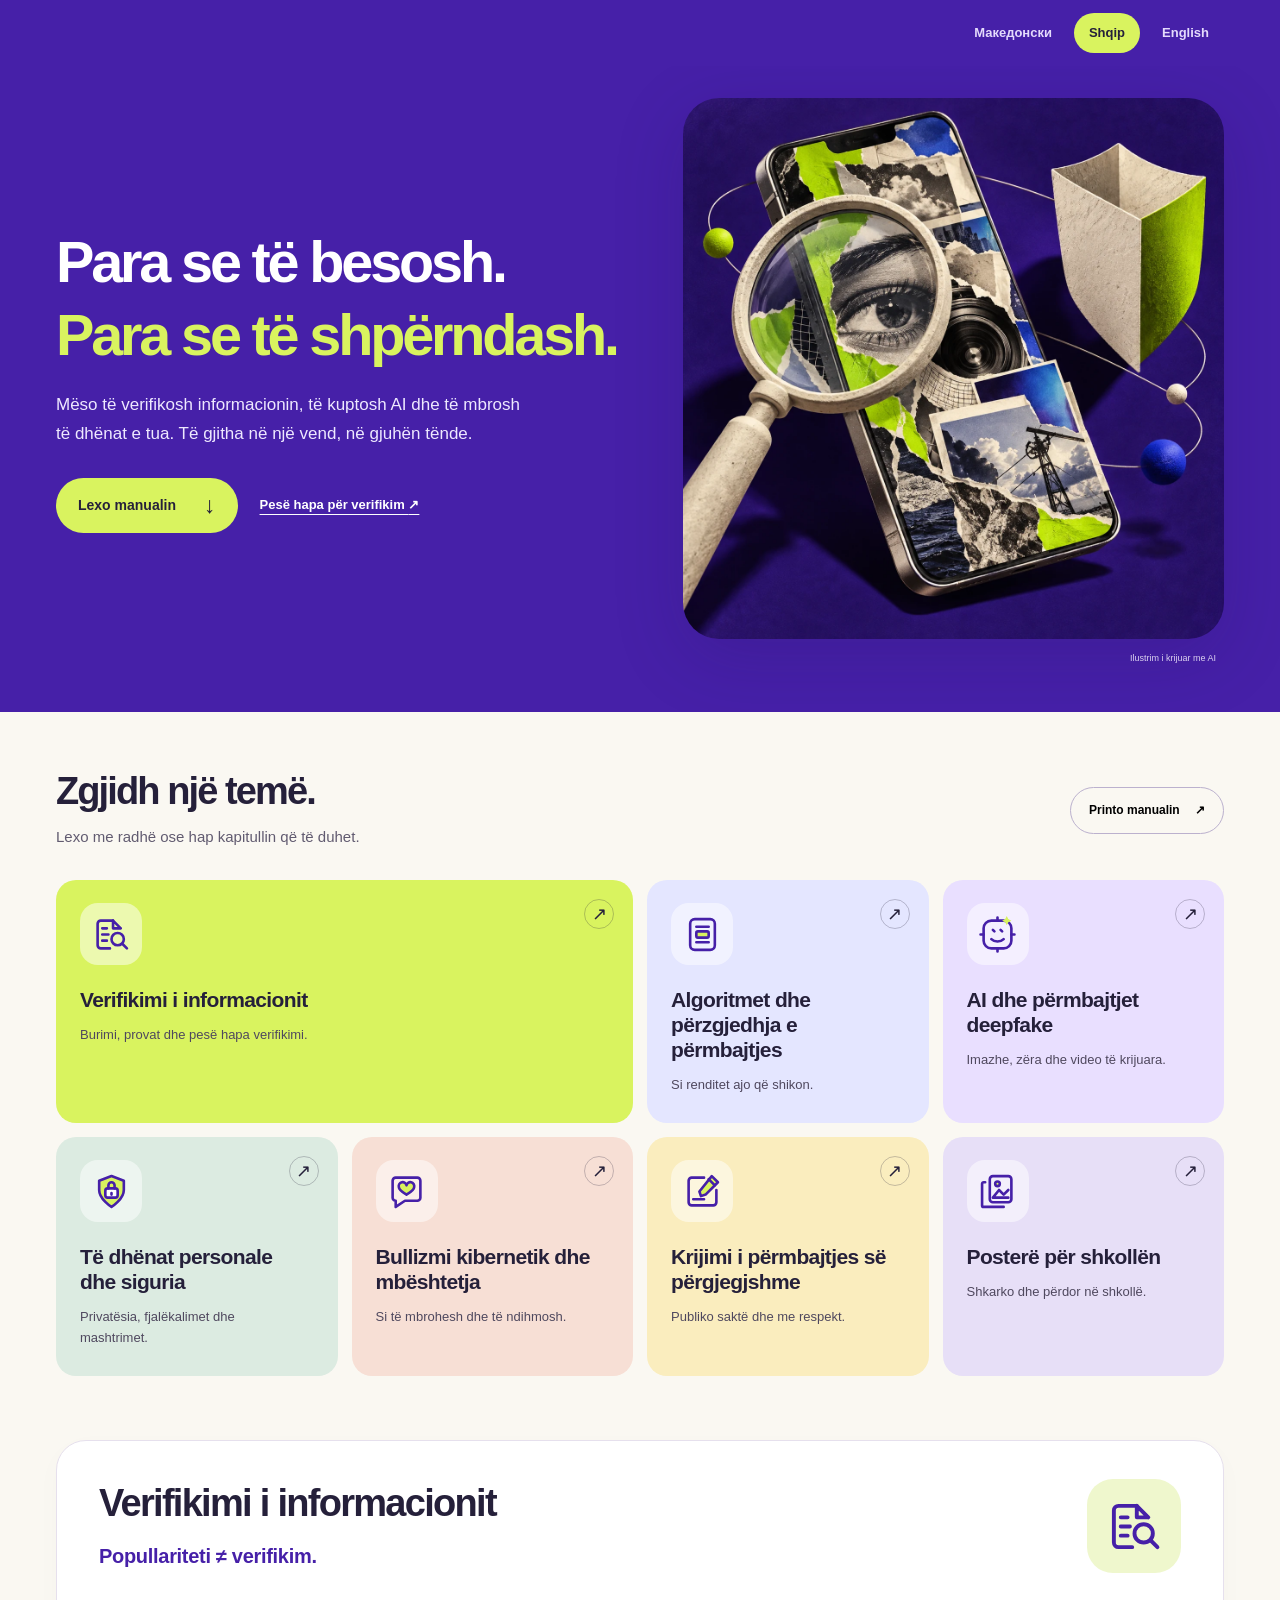
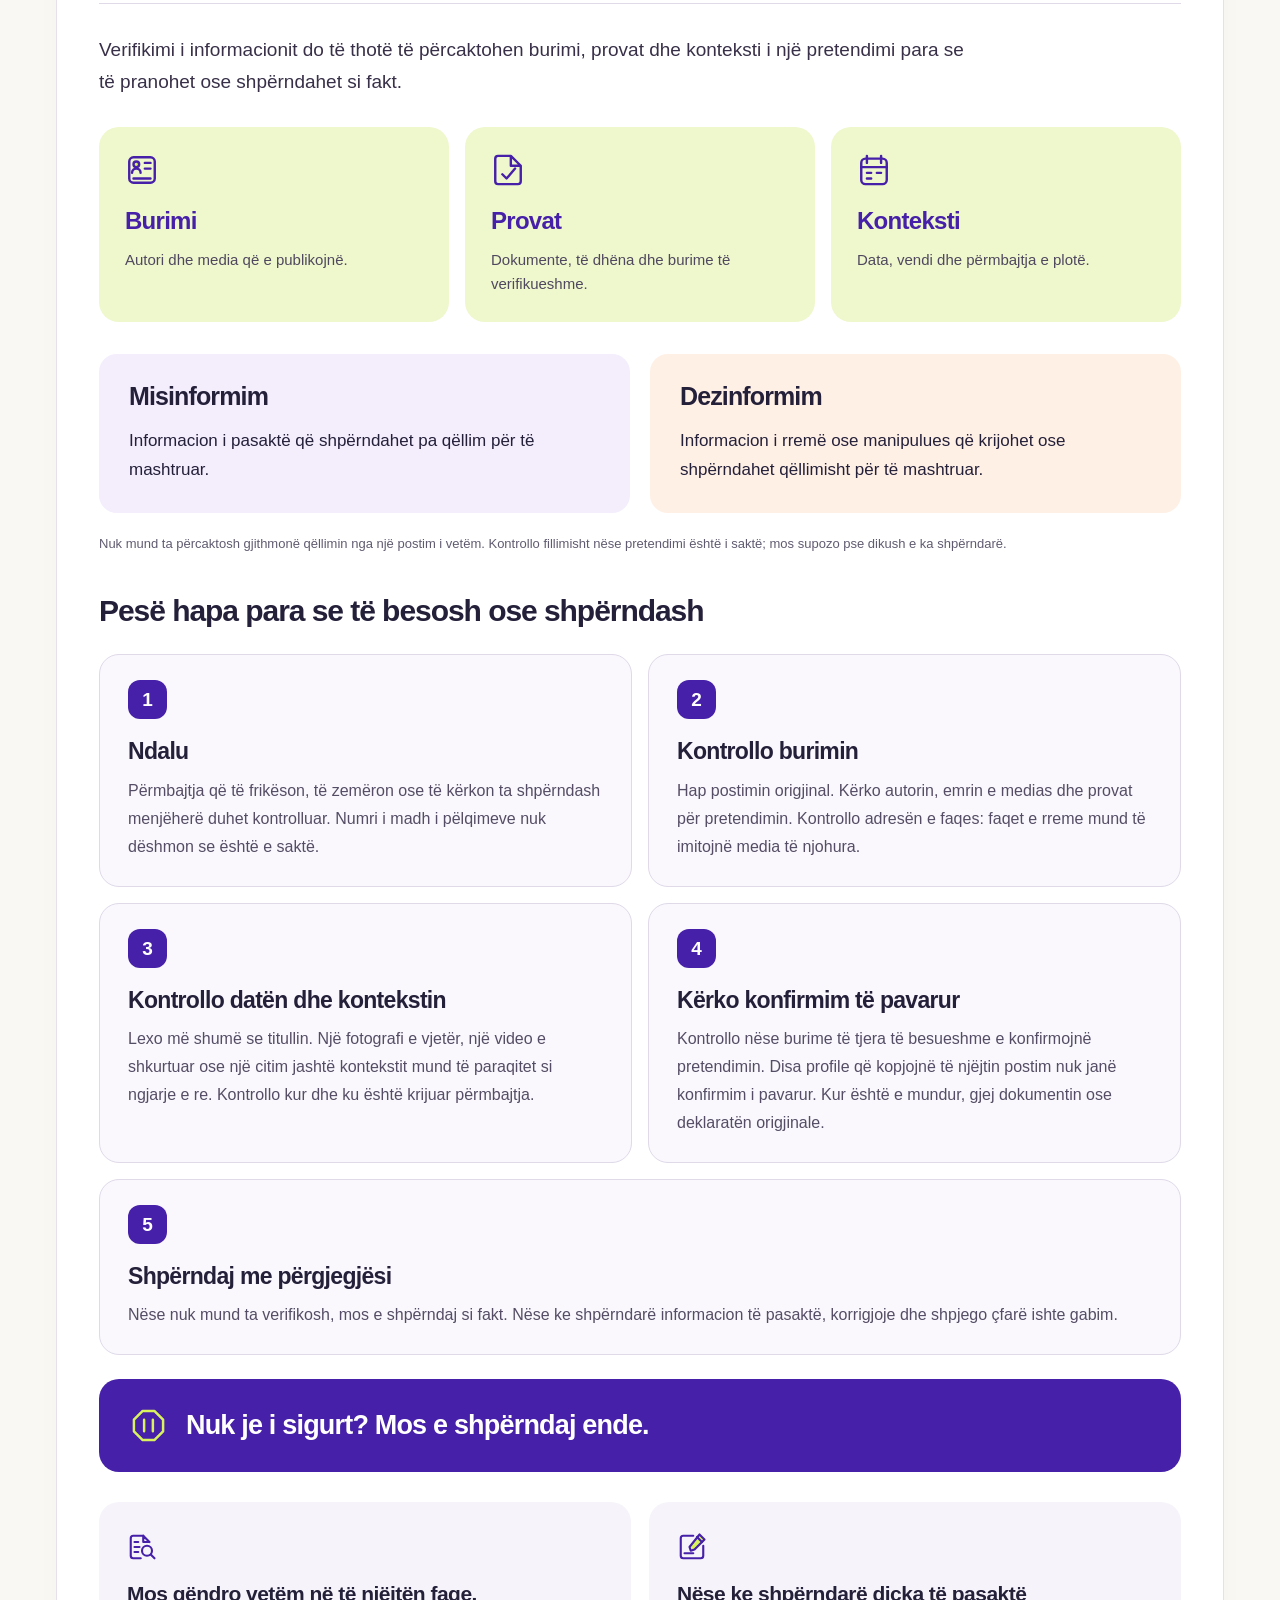
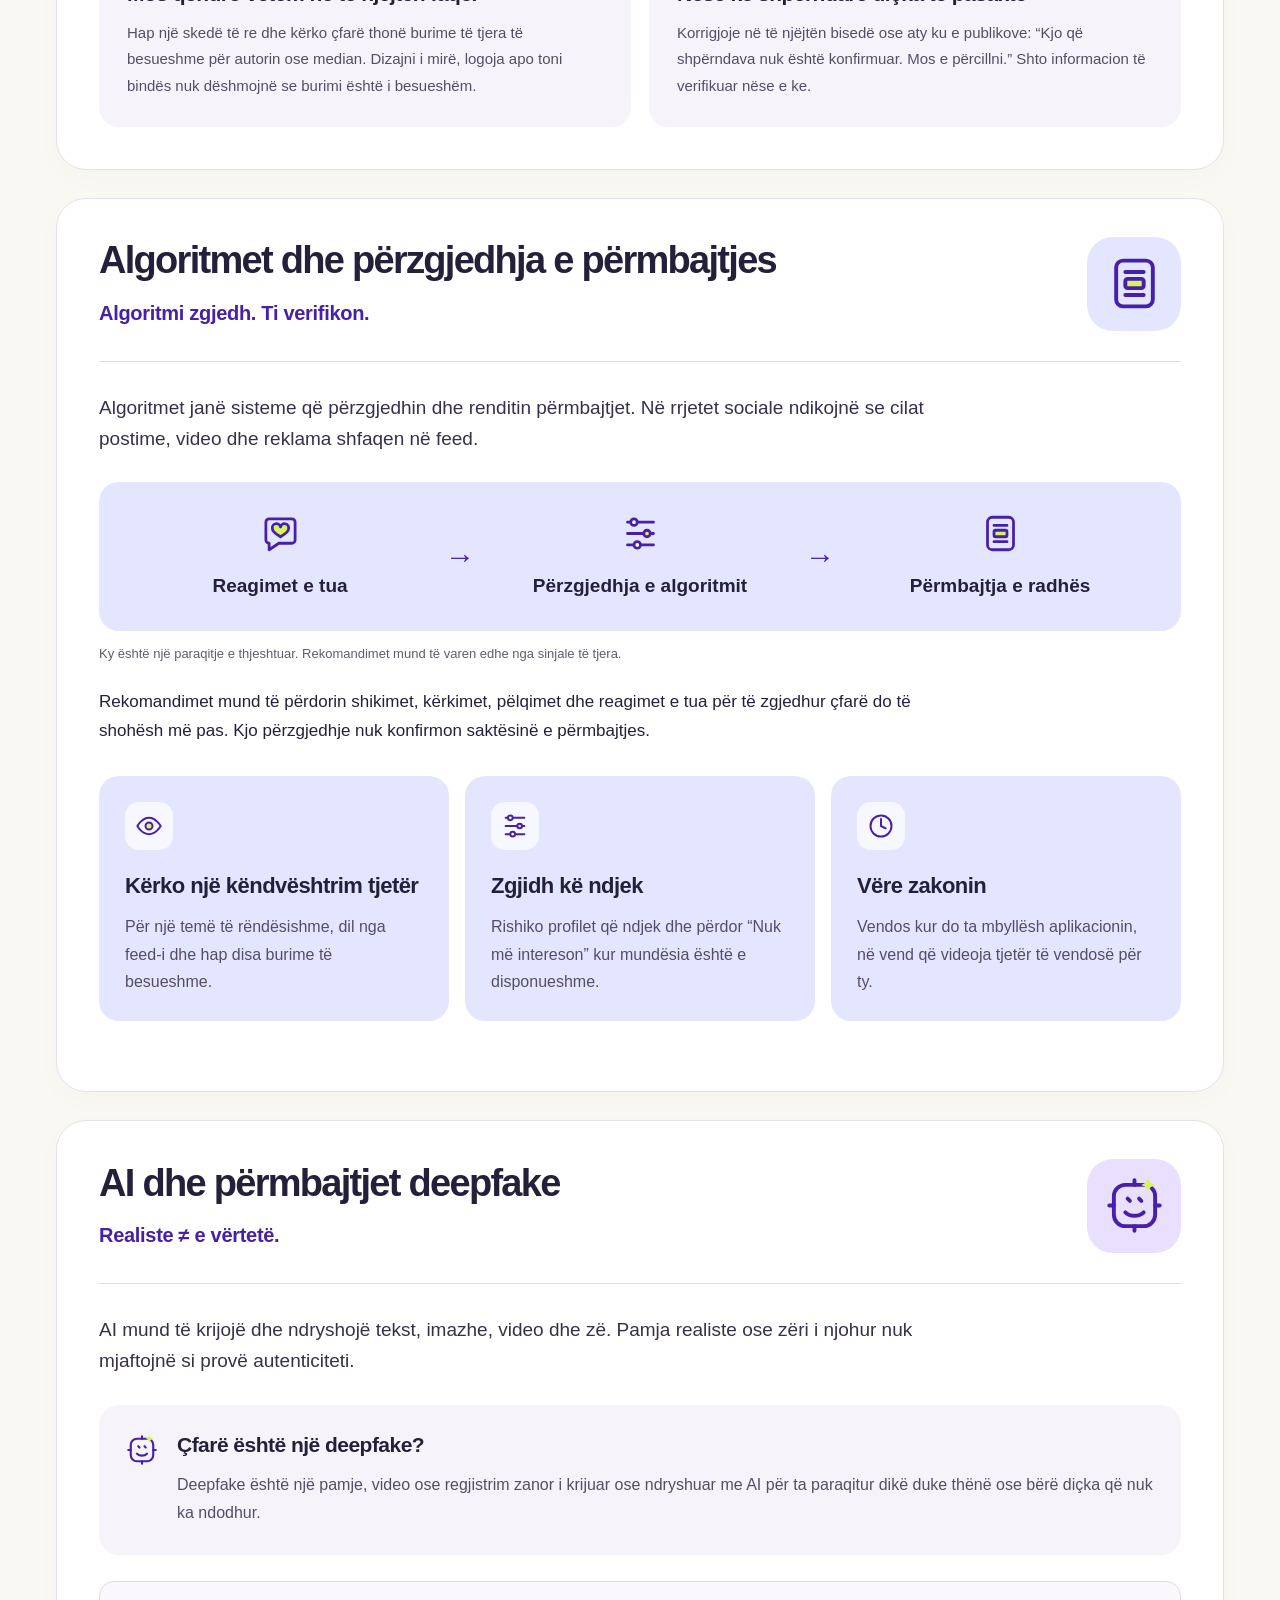
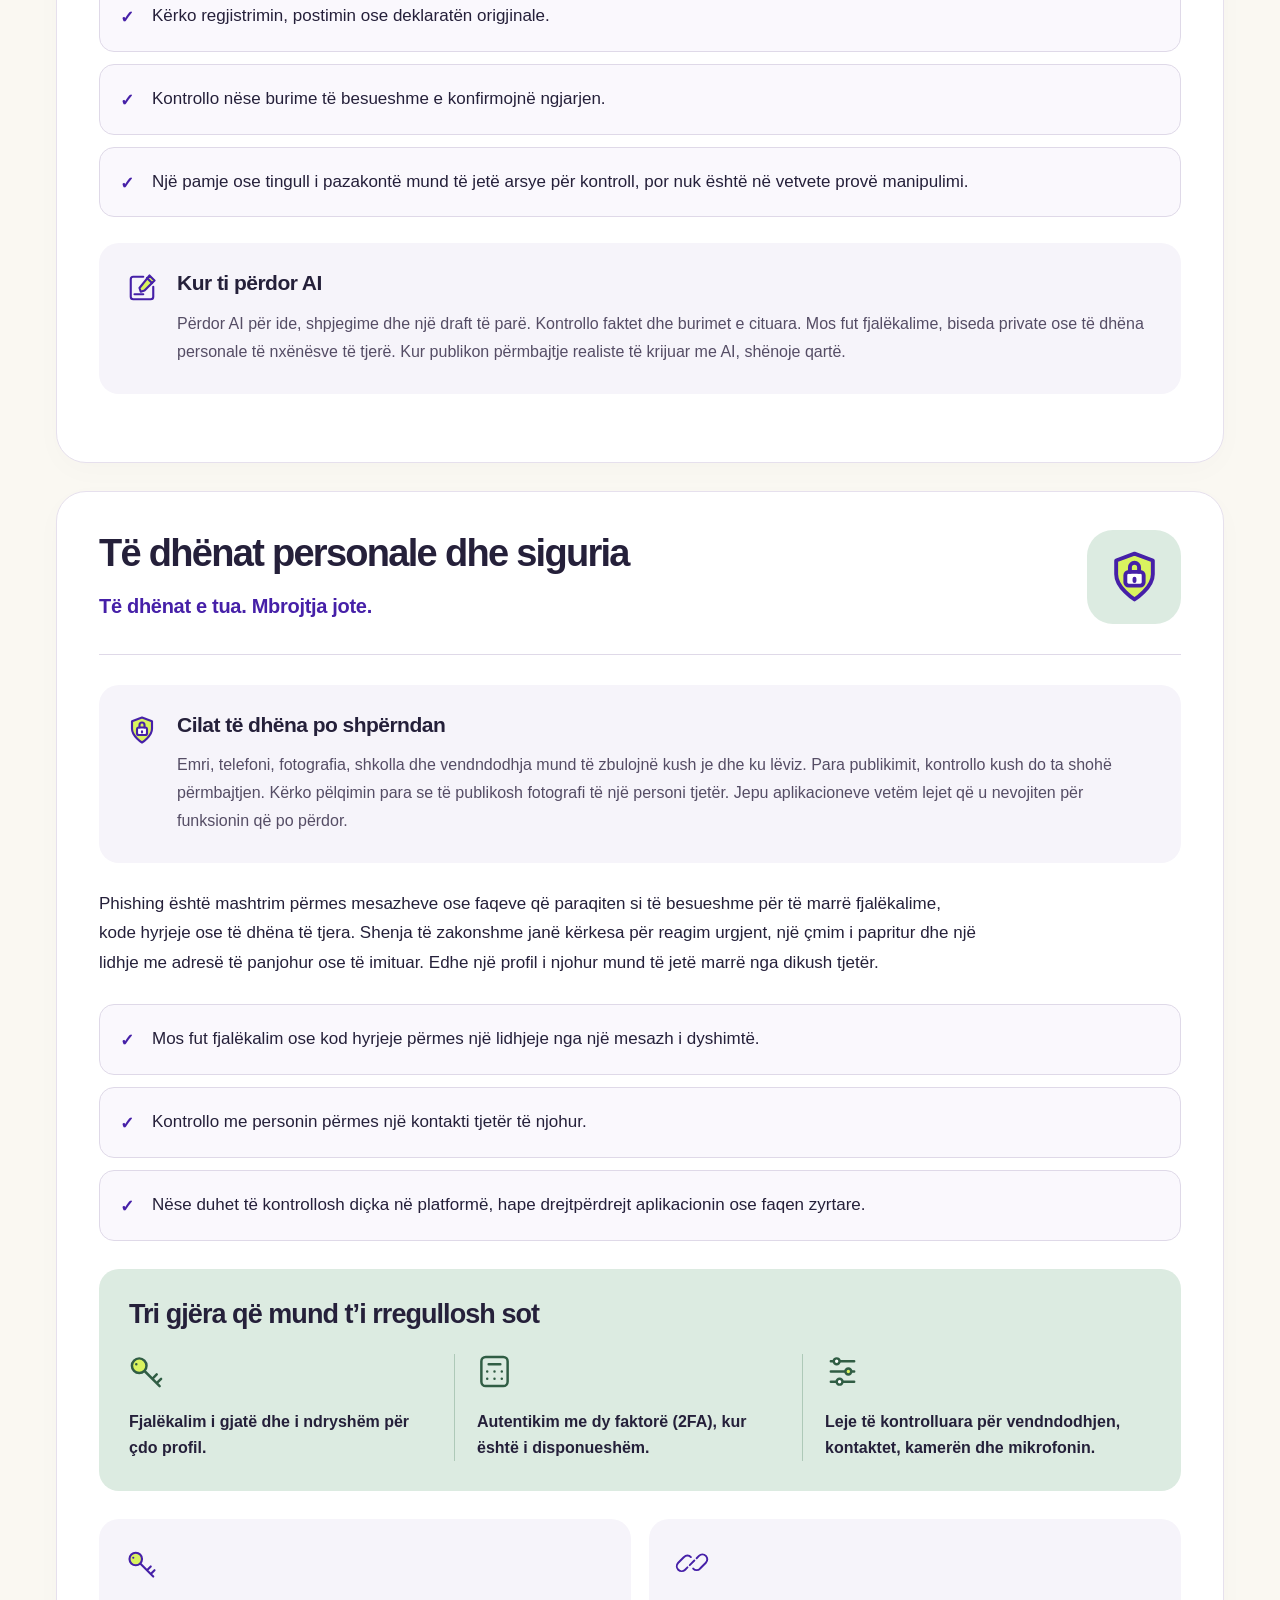
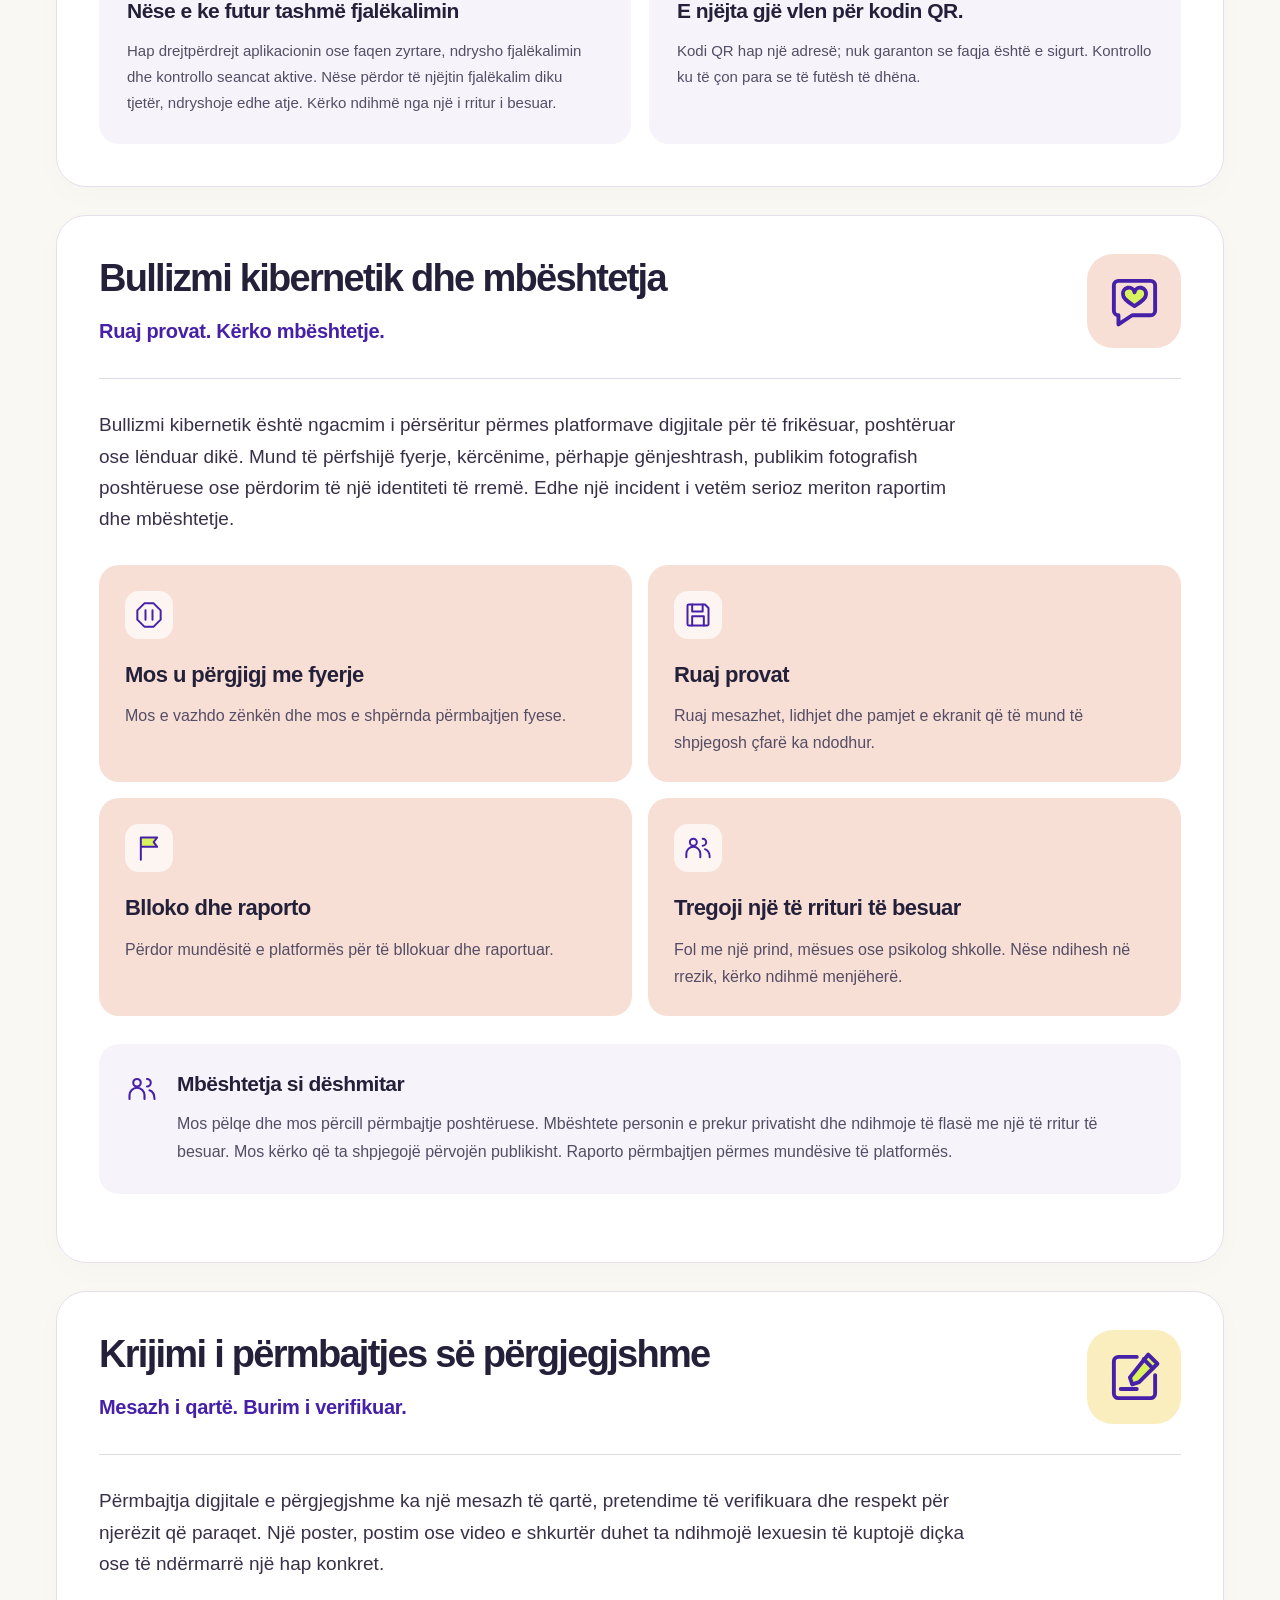
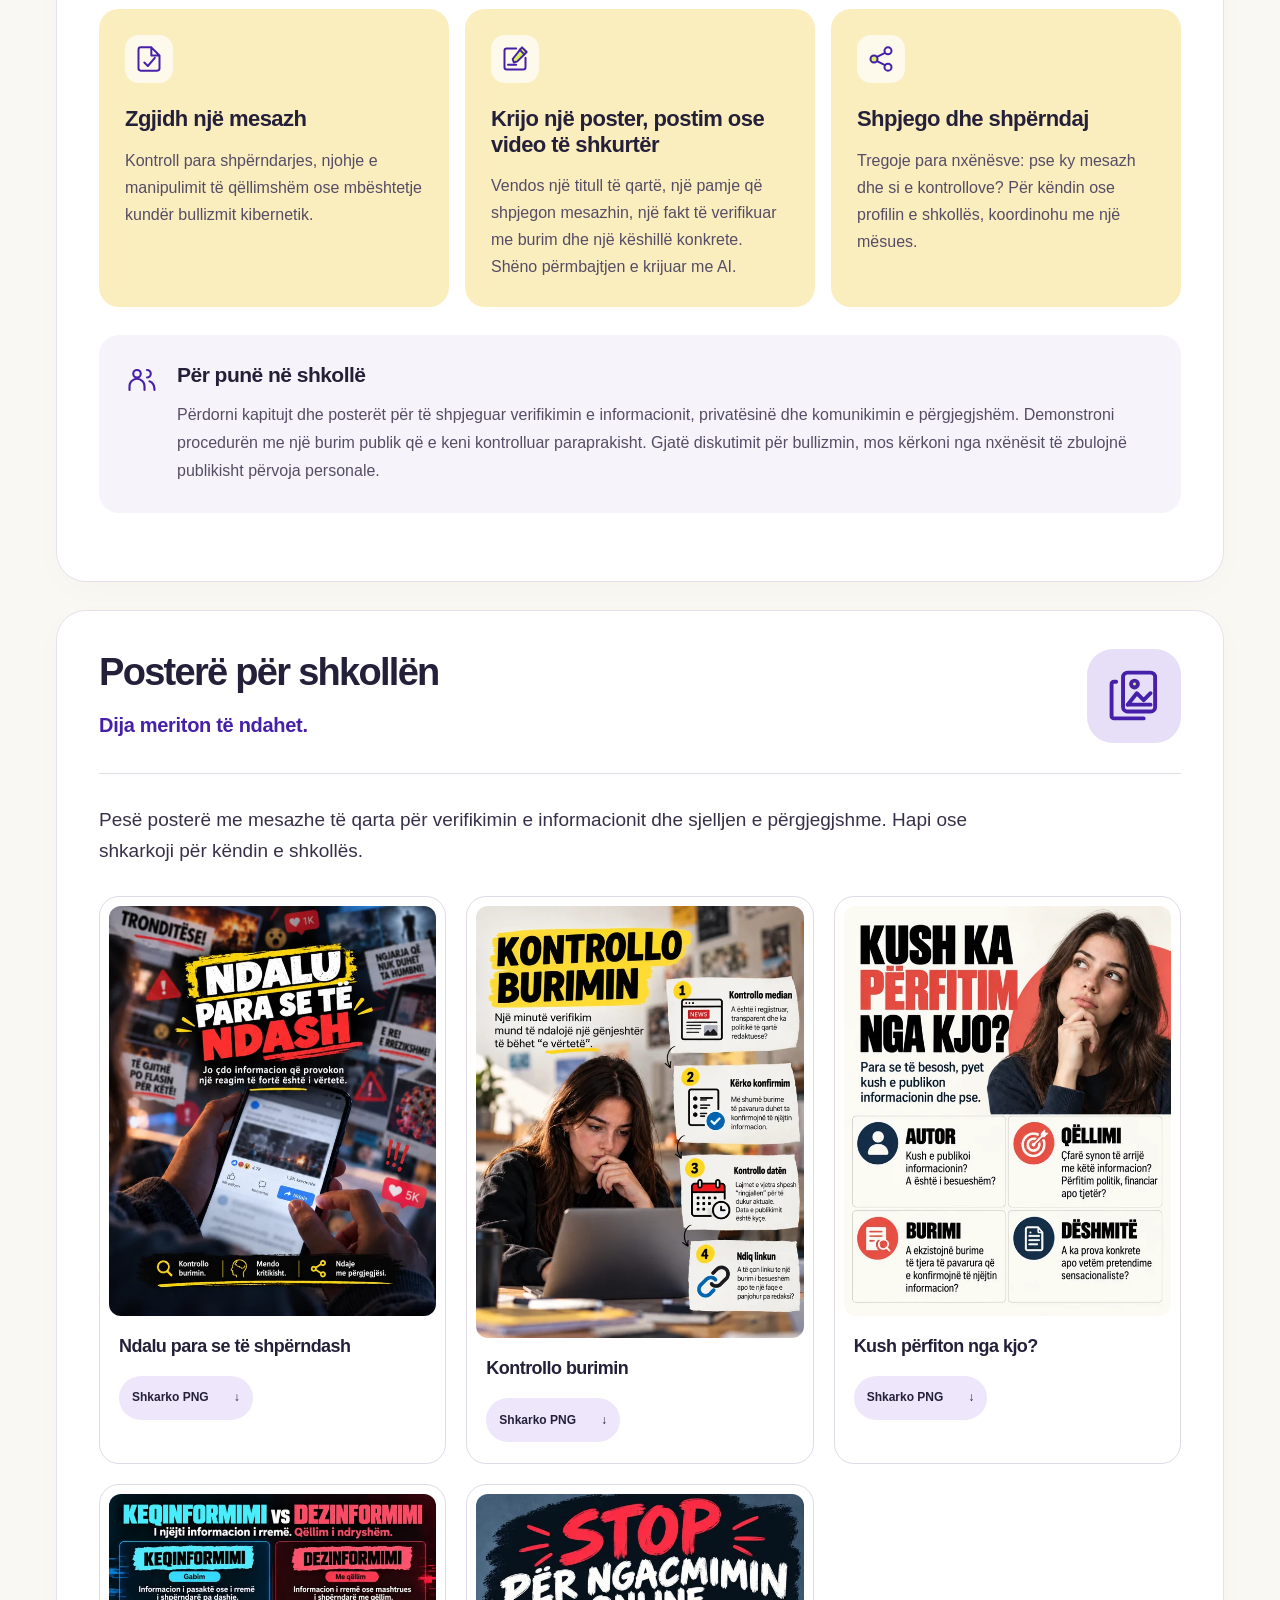
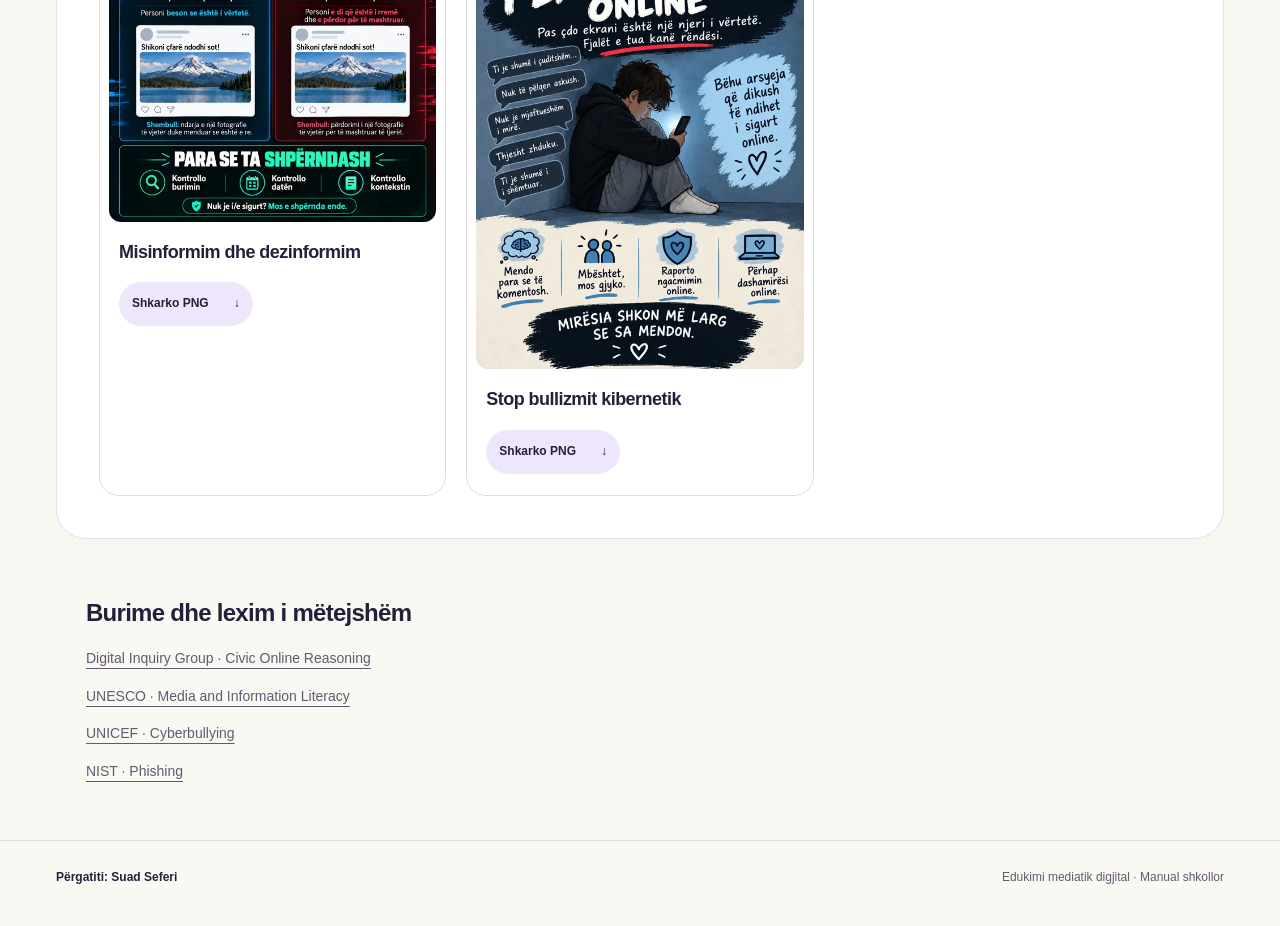
<file: sq/index.html>
<!doctype html>
<html lang="sq"><head><meta charset="utf-8"><meta name="viewport" content="width=device-width,initial-scale=1"><title>Para se të besosh. Para se të shpërndash.</title><meta name="description" content="Mëso të verifikosh informacionin, të kuptosh AI dhe të mbrosh të dhënat e tua. Të gjitha në një vend, në gjuhën tënde."><meta name="theme-color" content="#4620a8"><link rel="stylesheet" href="../style.css"></head>
<body><a class="skip" href="#main">Kalo te përmbajtja</a><header class="masthead"><nav class="wrap languages" aria-label="Gjuha"><a lang="mk" href="../index.html">Македонски</a><a lang="sq" href="../sq/index.html" aria-current="page">Shqip</a><a lang="en" href="../en/index.html">English</a></nav></header>
<main id="main"><section class="hero"><div class="wrap hero-inner"><div class="hero-copy"><h1><span>Para se të besosh.</span><span>Para se të shpërndash.</span></h1><p class="hero-intro">Mëso të verifikosh informacionin, të kuptosh AI dhe të mbrosh të dhënat e tua. Të gjitha në një vend, në gjuhën tënde.</p><div class="hero-links"><a class="primary" href="#contents">Lexo manualin <span aria-hidden="true">↓</span></a><a class="secondary" href="#method">Pesë hapa për verifikim <span aria-hidden="true">↗</span></a></div></div><figure class="hero-image"><img src="../assets/handbook-cover.webp" width="1254" height="1254" alt="" fetchpriority="high"><figcaption>Ilustrim i krijuar me AI</figcaption></figure></div></section>
<section id="contents" class="wrap contents"><div class="contents-heading"><div><h2>Zgjidh një temë.</h2><p>Lexo me radhë ose hap kapitullin që të duhet.</p></div><button class="print" type="button" onclick="window.print()">Printo manualin <span aria-hidden="true">↗</span></button></div><nav class="topic-grid" aria-label="Zgjidh një temë."><a class="topic topic-1" href="#verify"><span class="topic-symbol"><svg class="icon " viewBox="0 0 24 24" fill="none" stroke="currentColor" stroke-width="1.7" stroke-linecap="round" stroke-linejoin="round" aria-hidden="true" focusable="false"><path d="M13 3H5a2 2 0 0 0-2 2v14a2 2 0 0 0 2 2h6"/><path d="M13 3v5h5M13 3l5 5M6 8h3M6 12h4M6 16h3"/><circle cx="16" cy="15" r="4"/><path d="m19 18 3 3"/></svg></span><strong>Verifikimi i informacionit</strong><span class="topic-note">Burimi, provat dhe pesë hapa verifikimi.</span><span class="topic-arrow" aria-hidden="true">↗</span></a><a class="topic topic-2" href="#feed"><span class="topic-symbol"><svg class="icon " viewBox="0 0 24 24" fill="none" stroke="currentColor" stroke-width="1.7" stroke-linecap="round" stroke-linejoin="round" aria-hidden="true" focusable="false"><rect x="4" y="2" width="16" height="20" rx="3"/><path d="M8 7h8M8 17h8"/><rect x="8" y="10" width="8" height="4" rx="1" fill="var(--icon-accent,#d9f35f)"/></svg></span><strong>Algoritmet dhe përzgjedhja e përmbajtjes</strong><span class="topic-note">Si renditet ajo që shikon.</span><span class="topic-arrow" aria-hidden="true">↗</span></a><a class="topic topic-3" href="#ai"><span class="topic-symbol"><svg class="icon " viewBox="0 0 24 24" fill="none" stroke="currentColor" stroke-width="1.7" stroke-linecap="round" stroke-linejoin="round" aria-hidden="true" focusable="false"><rect x="3" y="3" width="18" height="18" rx="5"/><path d="m9 9 1 1m4-1 1 1M8 15c2 2 6 2 8 0M12 1v2M12 21v2M1 12h2M21 12h2"/><path d="m17 2 1-2 1 2 2 1-2 1-1 2-1-2-2-1Z" fill="var(--icon-accent,#d9f35f)" stroke="none"/></svg></span><strong>AI dhe përmbajtjet deepfake</strong><span class="topic-note">Imazhe, zëra dhe video të krijuara.</span><span class="topic-arrow" aria-hidden="true">↗</span></a><a class="topic topic-4" href="#protect"><span class="topic-symbol"><svg class="icon " viewBox="0 0 24 24" fill="none" stroke="currentColor" stroke-width="1.7" stroke-linecap="round" stroke-linejoin="round" aria-hidden="true" focusable="false"><path d="m12 2 8 3v6c0 6-8 11-8 11S4 17 4 11V5Z" fill="var(--icon-accent,#d9f35f)"/><rect x="8" y="10" width="8" height="6" rx="1.5" fill="var(--icon-paper,#fff)"/><path d="M10 10V8a2 2 0 0 1 4 0v2M12 13v1"/></svg></span><strong>Të dhënat personale dhe siguria</strong><span class="topic-note">Privatësia, fjalëkalimet dhe mashtrimet.</span><span class="topic-arrow" aria-hidden="true">↗</span></a><a class="topic topic-5" href="#support"><span class="topic-symbol"><svg class="icon " viewBox="0 0 24 24" fill="none" stroke="currentColor" stroke-width="1.7" stroke-linecap="round" stroke-linejoin="round" aria-hidden="true" focusable="false"><path d="M5 3h14a2 2 0 0 1 2 2v11a2 2 0 0 1-2 2h-8l-6 4v-4a2 2 0 0 1-2-2V5a2 2 0 0 1 2-2Z"/><path d="M12 14s-5-3-5-5a2.5 2.5 0 0 1 5-1 2.5 2.5 0 0 1 5 1c0 2-5 5-5 5Z" fill="var(--icon-accent,#d9f35f)"/></svg></span><strong>Bullizmi kibernetik dhe mbështetja</strong><span class="topic-note">Si të mbrohesh dhe të ndihmosh.</span><span class="topic-arrow" aria-hidden="true">↗</span></a><a class="topic topic-6" href="#create"><span class="topic-symbol"><svg class="icon " viewBox="0 0 24 24" fill="none" stroke="currentColor" stroke-width="1.7" stroke-linecap="round" stroke-linejoin="round" aria-hidden="true" focusable="false"><path d="M13 3H5a2 2 0 0 0-2 2v14a2 2 0 0 0 2 2h14a2 2 0 0 0 2-2v-8M6 17h7"/><path d="m10 12 1 3 3-1 8-8-4-4Z" fill="var(--icon-accent,#d9f35f)"/><path d="m16 4 4 4"/></svg></span><strong>Krijimi i përmbajtjes së përgjegjshme</strong><span class="topic-note">Publiko saktë dhe me respekt.</span><span class="topic-arrow" aria-hidden="true">↗</span></a><a class="topic topic-7" href="#posters"><span class="topic-symbol"><svg class="icon " viewBox="0 0 24 24" fill="none" stroke="currentColor" stroke-width="1.7" stroke-linecap="round" stroke-linejoin="round" aria-hidden="true" focusable="false"><rect x="7" y="2" width="14" height="17" rx="2"/><path d="M4 6H3a1 1 0 0 0-1 1v14a1 1 0 0 0 1 1h13"/><circle cx="12" cy="7" r="1.5" fill="var(--icon-accent,#d9f35f)"/><path d="m9 16 4-5 3 3 3-3M9 16h10"/></svg></span><strong>Posterë për shkollën</strong><span class="topic-note">Shkarko dhe përdor në shkollë.</span><span class="topic-arrow" aria-hidden="true">↗</span></a></nav></section><div class="wrap reading-layout"><div class="reading">
<section id="verify" class="chapter"><div class="chapter-top"><div><h2>Verifikimi i informacionit</h2><p class="takeaway">Popullariteti ≠ verifikim.</p></div><span class="chapter-symbol"><svg class="icon " viewBox="0 0 24 24" fill="none" stroke="currentColor" stroke-width="1.7" stroke-linecap="round" stroke-linejoin="round" aria-hidden="true" focusable="false"><path d="M13 3H5a2 2 0 0 0-2 2v14a2 2 0 0 0 2 2h6"/><path d="M13 3v5h5M13 3l5 5M6 8h3M6 12h4M6 16h3"/><circle cx="16" cy="15" r="4"/><path d="m19 18 3 3"/></svg></span></div><p class="chapter-intro">Verifikimi i informacionit do të thotë të përcaktohen burimi, provat dhe konteksti i një pretendimi para se të pranohet ose shpërndahet si fakt.</p><div class="method-map"><div><svg class="icon " viewBox="0 0 24 24" fill="none" stroke="currentColor" stroke-width="1.7" stroke-linecap="round" stroke-linejoin="round" aria-hidden="true" focusable="false"><rect x="3" y="3" width="18" height="18" rx="3"/><circle cx="8" cy="8" r="2" fill="var(--icon-accent,#d9f35f)"/><path d="M5 14c0-4 6-4 6 0M14 7h4M14 11h4M6 18h12"/></svg><strong>Burimi</strong><span>Autori dhe media që e publikojnë.</span></div><div><svg class="icon " viewBox="0 0 24 24" fill="none" stroke="currentColor" stroke-width="1.7" stroke-linecap="round" stroke-linejoin="round" aria-hidden="true" focusable="false"><path d="M14 2H5a2 2 0 0 0-2 2v16a2 2 0 0 0 2 2h14a2 2 0 0 0 2-2V9ZM14 2v7h7"/><path d="m8 15 3 3 6-7"/></svg><strong>Provat</strong><span>Dokumente, të dhëna dhe burime të verifikueshme.</span></div><div><svg class="icon " viewBox="0 0 24 24" fill="none" stroke="currentColor" stroke-width="1.7" stroke-linecap="round" stroke-linejoin="round" aria-hidden="true" focusable="false"><rect x="3" y="4" width="18" height="18" rx="3"/><path d="M7 2v5M17 2v5M3 10h18M7 14h3M14 14h3M7 18h3"/></svg><strong>Konteksti</strong><span>Data, vendi dhe përmbajtja e plotë.</span></div></div><div class="terms"><div class="term"><h3>Misinformim</h3><p class="">Informacion i pasaktë që shpërndahet pa qëllim për të mashtruar.</p></div><div class="term"><h3>Dezinformim</h3><p class="">Informacion i rremë ose manipulues që krijohet ose shpërndahet qëllimisht për të mashtruar.</p></div></div><p class="caption">Nuk mund ta përcaktosh gjithmonë qëllimin nga një postim i vetëm. Kontrollo fillimisht nëse pretendimi është i saktë; mos supozo pse dikush e ka shpërndarë.</p><h3 id="method" class="method-title">Pesë hapa para se të besosh ose shpërndash</h3><ol class="five-steps"><li id="step-1"><span class="step-index">1</span><div><h3>Ndalu</h3><p class="">Përmbajtja që të frikëson, të zemëron ose të kërkon ta shpërndash menjëherë duhet kontrolluar. Numri i madh i pëlqimeve nuk dëshmon se është e saktë.</p></div></li><li id="step-2"><span class="step-index">2</span><div><h3>Kontrollo burimin</h3><p class="">Hap postimin origjinal. Kërko autorin, emrin e medias dhe provat për pretendimin. Kontrollo adresën e faqes: faqet e rreme mund të imitojnë media të njohura.</p></div></li><li id="step-3"><span class="step-index">3</span><div><h3>Kontrollo datën dhe kontekstin</h3><p class="">Lexo më shumë se titullin. Një fotografi e vjetër, një video e shkurtuar ose një citim jashtë kontekstit mund të paraqitet si ngjarje e re. Kontrollo kur dhe ku është krijuar përmbajtja.</p></div></li><li id="step-4"><span class="step-index">4</span><div><h3>Kërko konfirmim të pavarur</h3><p class="">Kontrollo nëse burime të tjera të besueshme e konfirmojnë pretendimin. Disa profile që kopjojnë të njëjtin postim nuk janë konfirmim i pavarur. Kur është e mundur, gjej dokumentin ose deklaratën origjinale.</p></div></li><li id="step-5"><span class="step-index">5</span><div><h3>Shpërndaj me përgjegjësi</h3><p class="">Nëse nuk mund ta verifikosh, mos e shpërndaj si fakt. Nëse ke shpërndarë informacion të pasaktë, korrigjoje dhe shpjego çfarë ishte gabim.</p></div></li></ol><div class="key-line"><svg class="icon " viewBox="0 0 24 24" fill="none" stroke="currentColor" stroke-width="1.7" stroke-linecap="round" stroke-linejoin="round" aria-hidden="true" focusable="false"><path d="m8 2-6 6v8l6 6h8l6-6V8l-6-6Z"/><path d="M9 8v8M15 8v8"/></svg>Nuk je i sigurt? Mos e shpërndaj ende.</div><div class="note-pair"><aside class="explain"><svg class="icon " viewBox="0 0 24 24" fill="none" stroke="currentColor" stroke-width="1.7" stroke-linecap="round" stroke-linejoin="round" aria-hidden="true" focusable="false"><path d="M13 3H5a2 2 0 0 0-2 2v14a2 2 0 0 0 2 2h6"/><path d="M13 3v5h5M13 3l5 5M6 8h3M6 12h4M6 16h3"/><circle cx="16" cy="15" r="4"/><path d="m19 18 3 3"/></svg><div><h3>Mos qëndro vetëm në të njëjtën faqe.</h3><p class="">Hap një skedë të re dhe kërko çfarë thonë burime të tjera të besueshme për autorin ose median. Dizajni i mirë, logoja apo toni bindës nuk dëshmojnë se burimi është i besueshëm.</p></div></aside><aside class="explain"><svg class="icon " viewBox="0 0 24 24" fill="none" stroke="currentColor" stroke-width="1.7" stroke-linecap="round" stroke-linejoin="round" aria-hidden="true" focusable="false"><path d="M13 3H5a2 2 0 0 0-2 2v14a2 2 0 0 0 2 2h14a2 2 0 0 0 2-2v-8M6 17h7"/><path d="m10 12 1 3 3-1 8-8-4-4Z" fill="var(--icon-accent,#d9f35f)"/><path d="m16 4 4 4"/></svg><div><h3>Nëse ke shpërndarë diçka të pasaktë</h3><p class="">Korrigjoje në të njëjtën bisedë ose aty ku e publikove: “Kjo që shpërndava nuk është konfirmuar. Mos e përcillni.” Shto informacion të verifikuar nëse e ke.</p></div></aside></div></section>
<section id="feed" class="chapter"><div class="chapter-top"><div><h2>Algoritmet dhe përzgjedhja e përmbajtjes</h2><p class="takeaway">Algoritmi zgjedh. Ti verifikon.</p></div><span class="chapter-symbol"><svg class="icon " viewBox="0 0 24 24" fill="none" stroke="currentColor" stroke-width="1.7" stroke-linecap="round" stroke-linejoin="round" aria-hidden="true" focusable="false"><rect x="4" y="2" width="16" height="20" rx="3"/><path d="M8 7h8M8 17h8"/><rect x="8" y="10" width="8" height="4" rx="1" fill="var(--icon-accent,#d9f35f)"/></svg></span></div><p class="chapter-intro">Algoritmet janë sisteme që përzgjedhin dhe renditin përmbajtjet. Në rrjetet sociale ndikojnë se cilat postime, video dhe reklama shfaqen në feed.</p><div class="feed-flow"><span><svg class="icon " viewBox="0 0 24 24" fill="none" stroke="currentColor" stroke-width="1.7" stroke-linecap="round" stroke-linejoin="round" aria-hidden="true" focusable="false"><path d="M5 3h14a2 2 0 0 1 2 2v11a2 2 0 0 1-2 2h-8l-6 4v-4a2 2 0 0 1-2-2V5a2 2 0 0 1 2-2Z"/><path d="M12 14s-5-3-5-5a2.5 2.5 0 0 1 5-1 2.5 2.5 0 0 1 5 1c0 2-5 5-5 5Z" fill="var(--icon-accent,#d9f35f)"/></svg><strong>Reagimet e tua</strong></span><b aria-hidden="true">→</b><span><svg class="icon " viewBox="0 0 24 24" fill="none" stroke="currentColor" stroke-width="1.7" stroke-linecap="round" stroke-linejoin="round" aria-hidden="true" focusable="false"><path d="M4 5h16M4 12h16M4 19h16"/><circle cx="8" cy="5" r="2" fill="var(--icon-paper,#fff)"/><circle cx="16" cy="12" r="2" fill="var(--icon-accent,#d9f35f)"/><circle cx="10" cy="19" r="2" fill="var(--icon-paper,#fff)"/></svg><strong>Përzgjedhja e algoritmit</strong></span><b aria-hidden="true">→</b><span><svg class="icon " viewBox="0 0 24 24" fill="none" stroke="currentColor" stroke-width="1.7" stroke-linecap="round" stroke-linejoin="round" aria-hidden="true" focusable="false"><rect x="4" y="2" width="16" height="20" rx="3"/><path d="M8 7h8M8 17h8"/><rect x="8" y="10" width="8" height="4" rx="1" fill="var(--icon-accent,#d9f35f)"/></svg><strong>Përmbajtja e radhës</strong></span></div><p class="caption">Ky është një paraqitje e thjeshtuar. Rekomandimet mund të varen edhe nga sinjale të tjera.</p><p class="">Rekomandimet mund të përdorin shikimet, kërkimet, pëlqimet dhe reagimet e tua për të zgjedhur çfarë do të shohësh më pas. Kjo përzgjedhje nuk konfirmon saktësinë e përmbajtjes.</p><ul class="action-list "><li><span class="action-symbol"><svg class="icon " viewBox="0 0 24 24" fill="none" stroke="currentColor" stroke-width="1.7" stroke-linecap="round" stroke-linejoin="round" aria-hidden="true" focusable="false"><path d="M2 12s4-7 10-7 10 7 10 7-4 7-10 7S2 12 2 12Z"/><circle cx="12" cy="12" r="3" fill="var(--icon-accent,#d9f35f)"/></svg></span><h3>Kërko një këndvështrim tjetër</h3><p class="">Për një temë të rëndësishme, dil nga feed-i dhe hap disa burime të besueshme.</p></li><li><span class="action-symbol"><svg class="icon " viewBox="0 0 24 24" fill="none" stroke="currentColor" stroke-width="1.7" stroke-linecap="round" stroke-linejoin="round" aria-hidden="true" focusable="false"><path d="M4 5h16M4 12h16M4 19h16"/><circle cx="8" cy="5" r="2" fill="var(--icon-paper,#fff)"/><circle cx="16" cy="12" r="2" fill="var(--icon-accent,#d9f35f)"/><circle cx="10" cy="19" r="2" fill="var(--icon-paper,#fff)"/></svg></span><h3>Zgjidh kë ndjek</h3><p class="">Rishiko profilet që ndjek dhe përdor “Nuk më intereson” kur mundësia është e disponueshme.</p></li><li><span class="action-symbol"><svg class="icon " viewBox="0 0 24 24" fill="none" stroke="currentColor" stroke-width="1.7" stroke-linecap="round" stroke-linejoin="round" aria-hidden="true" focusable="false"><circle cx="12" cy="12" r="9"/><path d="M12 6v6l4 2"/></svg></span><h3>Vëre zakonin</h3><p class="">Vendos kur do ta mbyllësh aplikacionin, në vend që videoja tjetër të vendosë për ty.</p></li></ul></section>
<section id="ai" class="chapter"><div class="chapter-top"><div><h2>AI dhe përmbajtjet deepfake</h2><p class="takeaway">Realiste ≠ e vërtetë.</p></div><span class="chapter-symbol"><svg class="icon " viewBox="0 0 24 24" fill="none" stroke="currentColor" stroke-width="1.7" stroke-linecap="round" stroke-linejoin="round" aria-hidden="true" focusable="false"><rect x="3" y="3" width="18" height="18" rx="5"/><path d="m9 9 1 1m4-1 1 1M8 15c2 2 6 2 8 0M12 1v2M12 21v2M1 12h2M21 12h2"/><path d="m17 2 1-2 1 2 2 1-2 1-1 2-1-2-2-1Z" fill="var(--icon-accent,#d9f35f)" stroke="none"/></svg></span></div><p class="chapter-intro">AI mund të krijojë dhe ndryshojë tekst, imazhe, video dhe zë. Pamja realiste ose zëri i njohur nuk mjaftojnë si provë autenticiteti.</p><aside class="explain"><svg class="icon " viewBox="0 0 24 24" fill="none" stroke="currentColor" stroke-width="1.7" stroke-linecap="round" stroke-linejoin="round" aria-hidden="true" focusable="false"><rect x="3" y="3" width="18" height="18" rx="5"/><path d="m9 9 1 1m4-1 1 1M8 15c2 2 6 2 8 0M12 1v2M12 21v2M1 12h2M21 12h2"/><path d="m17 2 1-2 1 2 2 1-2 1-1 2-1-2-2-1Z" fill="var(--icon-accent,#d9f35f)" stroke="none"/></svg><div><h3>Çfarë është një deepfake?</h3><p class="">Deepfake është një pamje, video ose regjistrim zanor i krijuar ose ndryshuar me AI për ta paraqitur dikë duke thënë ose bërë diçka që nuk ka ndodhur.</p></div></aside><ul class="plain-list"><li>Kërko regjistrimin, postimin ose deklaratën origjinale.</li><li>Kontrollo nëse burime të besueshme e konfirmojnë ngjarjen.</li><li>Një pamje ose tingull i pazakontë mund të jetë arsye për kontroll, por nuk është në vetvete provë manipulimi.</li></ul><aside class="explain"><svg class="icon " viewBox="0 0 24 24" fill="none" stroke="currentColor" stroke-width="1.7" stroke-linecap="round" stroke-linejoin="round" aria-hidden="true" focusable="false"><path d="M13 3H5a2 2 0 0 0-2 2v14a2 2 0 0 0 2 2h14a2 2 0 0 0 2-2v-8M6 17h7"/><path d="m10 12 1 3 3-1 8-8-4-4Z" fill="var(--icon-accent,#d9f35f)"/><path d="m16 4 4 4"/></svg><div><h3>Kur ti përdor AI</h3><p class="">Përdor AI për ide, shpjegime dhe një draft të parë. Kontrollo faktet dhe burimet e cituara. Mos fut fjalëkalime, biseda private ose të dhëna personale të nxënësve të tjerë. Kur publikon përmbajtje realiste të krijuar me AI, shënoje qartë.</p></div></aside></section>
<section id="protect" class="chapter"><div class="chapter-top"><div><h2>Të dhënat personale dhe siguria</h2><p class="takeaway">Të dhënat e tua. Mbrojtja jote.</p></div><span class="chapter-symbol"><svg class="icon " viewBox="0 0 24 24" fill="none" stroke="currentColor" stroke-width="1.7" stroke-linecap="round" stroke-linejoin="round" aria-hidden="true" focusable="false"><path d="m12 2 8 3v6c0 6-8 11-8 11S4 17 4 11V5Z" fill="var(--icon-accent,#d9f35f)"/><rect x="8" y="10" width="8" height="6" rx="1.5" fill="var(--icon-paper,#fff)"/><path d="M10 10V8a2 2 0 0 1 4 0v2M12 13v1"/></svg></span></div><aside class="explain"><svg class="icon " viewBox="0 0 24 24" fill="none" stroke="currentColor" stroke-width="1.7" stroke-linecap="round" stroke-linejoin="round" aria-hidden="true" focusable="false"><path d="m12 2 8 3v6c0 6-8 11-8 11S4 17 4 11V5Z" fill="var(--icon-accent,#d9f35f)"/><rect x="8" y="10" width="8" height="6" rx="1.5" fill="var(--icon-paper,#fff)"/><path d="M10 10V8a2 2 0 0 1 4 0v2M12 13v1"/></svg><div><h3>Cilat të dhëna po shpërndan</h3><p class="">Emri, telefoni, fotografia, shkolla dhe vendndodhja mund të zbulojnë kush je dhe ku lëviz. Para publikimit, kontrollo kush do ta shohë përmbajtjen. Kërko pëlqimin para se të publikosh fotografi të një personi tjetër. Jepu aplikacioneve vetëm lejet që u nevojiten për funksionin që po përdor.</p></div></aside><p class="">Phishing është mashtrim përmes mesazheve ose faqeve që paraqiten si të besueshme për të marrë fjalëkalime, kode hyrjeje ose të dhëna të tjera. Shenja të zakonshme janë kërkesa për reagim urgjent, një çmim i papritur dhe një lidhje me adresë të panjohur ose të imituar. Edhe një profil i njohur mund të jetë marrë nga dikush tjetër.</p><ul class="plain-list"><li>Mos fut fjalëkalim ose kod hyrjeje përmes një lidhjeje nga një mesazh i dyshimtë.</li><li>Kontrollo me personin përmes një kontakti tjetër të njohur.</li><li>Nëse duhet të kontrollosh diçka në platformë, hape drejtpërdrejt aplikacionin ose faqen zyrtare.</li></ul><div class="security"><h3>Tri gjëra që mund t’i rregullosh sot</h3><ul class="account-grid"><li><svg class="icon " viewBox="0 0 24 24" fill="none" stroke="currentColor" stroke-width="1.7" stroke-linecap="round" stroke-linejoin="round" aria-hidden="true" focusable="false"><circle cx="7" cy="8" r="5" fill="var(--icon-accent,#d9f35f)"/><path d="m11 12 10 10M16 17l3-3M19 20l3-3M5 7h.01"/></svg><span>Fjalëkalim i gjatë dhe i ndryshëm për çdo profil.</span></li><li><svg class="icon " viewBox="0 0 24 24" fill="none" stroke="currentColor" stroke-width="1.7" stroke-linecap="round" stroke-linejoin="round" aria-hidden="true" focusable="false"><rect x="3" y="2" width="18" height="20" rx="3"/><path d="M8 7h8M7 12h.01M12 12h.01M17 12h.01M7 17h.01M12 17h.01M17 17h.01"/></svg><span>Autentikim me dy faktorë (2FA), kur është i disponueshëm.</span></li><li><svg class="icon " viewBox="0 0 24 24" fill="none" stroke="currentColor" stroke-width="1.7" stroke-linecap="round" stroke-linejoin="round" aria-hidden="true" focusable="false"><path d="M4 5h16M4 12h16M4 19h16"/><circle cx="8" cy="5" r="2" fill="var(--icon-paper,#fff)"/><circle cx="16" cy="12" r="2" fill="var(--icon-accent,#d9f35f)"/><circle cx="10" cy="19" r="2" fill="var(--icon-paper,#fff)"/></svg><span>Leje të kontrolluara për vendndodhjen, kontaktet, kamerën dhe mikrofonin.</span></li></ul></div><div class="note-pair"><aside class="explain"><svg class="icon " viewBox="0 0 24 24" fill="none" stroke="currentColor" stroke-width="1.7" stroke-linecap="round" stroke-linejoin="round" aria-hidden="true" focusable="false"><circle cx="7" cy="8" r="5" fill="var(--icon-accent,#d9f35f)"/><path d="m11 12 10 10M16 17l3-3M19 20l3-3M5 7h.01"/></svg><div><h3>Nëse e ke futur tashmë fjalëkalimin</h3><p class="">Hap drejtpërdrejt aplikacionin ose faqen zyrtare, ndrysho fjalëkalimin dhe kontrollo seancat aktive. Nëse përdor të njëjtin fjalëkalim diku tjetër, ndryshoje edhe atje. Kërko ndihmë nga një i rritur i besuar.</p></div></aside><aside class="explain"><svg class="icon " viewBox="0 0 24 24" fill="none" stroke="currentColor" stroke-width="1.7" stroke-linecap="round" stroke-linejoin="round" aria-hidden="true" focusable="false"><path d="m10 14 4-4M8 16l-2 2a4 4 0 0 1-6-6l5-5a4 4 0 0 1 6 0M16 8l2-2a4 4 0 0 1 6 6l-5 5a4 4 0 0 1-6 0" transform="translate(1 0) scale(.92)"/></svg><div><h3>E njëjta gjë vlen për kodin QR.</h3><p class="">Kodi QR hap një adresë; nuk garanton se faqja është e sigurt. Kontrollo ku të çon para se të futësh të dhëna.</p></div></aside></div></section>
<section id="support" class="chapter"><div class="chapter-top"><div><h2>Bullizmi kibernetik dhe mbështetja</h2><p class="takeaway">Ruaj provat. Kërko mbështetje.</p></div><span class="chapter-symbol"><svg class="icon " viewBox="0 0 24 24" fill="none" stroke="currentColor" stroke-width="1.7" stroke-linecap="round" stroke-linejoin="round" aria-hidden="true" focusable="false"><path d="M5 3h14a2 2 0 0 1 2 2v11a2 2 0 0 1-2 2h-8l-6 4v-4a2 2 0 0 1-2-2V5a2 2 0 0 1 2-2Z"/><path d="M12 14s-5-3-5-5a2.5 2.5 0 0 1 5-1 2.5 2.5 0 0 1 5 1c0 2-5 5-5 5Z" fill="var(--icon-accent,#d9f35f)"/></svg></span></div><p class="chapter-intro">Bullizmi kibernetik është ngacmim i përsëritur përmes platformave digjitale për të frikësuar, poshtëruar ose lënduar dikë. Mund të përfshijë fyerje, kërcënime, përhapje gënjeshtrash, publikim fotografish poshtëruese ose përdorim të një identiteti të rremë. Edhe një incident i vetëm serioz meriton raportim dhe mbështetje.</p><ul class="action-list support-actions"><li><span class="action-symbol"><svg class="icon " viewBox="0 0 24 24" fill="none" stroke="currentColor" stroke-width="1.7" stroke-linecap="round" stroke-linejoin="round" aria-hidden="true" focusable="false"><path d="m8 2-6 6v8l6 6h8l6-6V8l-6-6Z"/><path d="M9 8v8M15 8v8"/></svg></span><h3>Mos u përgjigj me fyerje</h3><p class="">Mos e vazhdo zënkën dhe mos e shpërnda përmbajtjen fyese.</p></li><li><span class="action-symbol"><svg class="icon " viewBox="0 0 24 24" fill="none" stroke="currentColor" stroke-width="1.7" stroke-linecap="round" stroke-linejoin="round" aria-hidden="true" focusable="false"><path d="M18 3H4a1 1 0 0 0-1 1v16a1 1 0 0 0 1 1h16a1 1 0 0 0 1-1V6Z"/><path d="M7 3v6h9V3M7 21v-8h10v8"/></svg></span><h3>Ruaj provat</h3><p class="">Ruaj mesazhet, lidhjet dhe pamjet e ekranit që të mund të shpjegosh çfarë ka ndodhur.</p></li><li><span class="action-symbol"><svg class="icon " viewBox="0 0 24 24" fill="none" stroke="currentColor" stroke-width="1.7" stroke-linecap="round" stroke-linejoin="round" aria-hidden="true" focusable="false"><path d="M5 22V3M5 3h14l-3 4 3 4H5" fill="var(--icon-accent,#d9f35f)"/></svg></span><h3>Blloko dhe raporto</h3><p class="">Përdor mundësitë e platformës për të bllokuar dhe raportuar.</p></li><li><span class="action-symbol"><svg class="icon " viewBox="0 0 24 24" fill="none" stroke="currentColor" stroke-width="1.7" stroke-linecap="round" stroke-linejoin="round" aria-hidden="true" focusable="false"><circle cx="8" cy="7" r="3"/><path d="M2 20v-3a6 6 0 0 1 12 0v3M16 4a3 3 0 0 1 0 6M18 13c3 1 4 3 4 7"/></svg></span><h3>Tregoji një të rrituri të besuar</h3><p class="">Fol me një prind, mësues ose psikolog shkolle. Nëse ndihesh në rrezik, kërko ndihmë menjëherë.</p></li></ul><aside class="explain"><svg class="icon " viewBox="0 0 24 24" fill="none" stroke="currentColor" stroke-width="1.7" stroke-linecap="round" stroke-linejoin="round" aria-hidden="true" focusable="false"><circle cx="8" cy="7" r="3"/><path d="M2 20v-3a6 6 0 0 1 12 0v3M16 4a3 3 0 0 1 0 6M18 13c3 1 4 3 4 7"/></svg><div><h3>Mbështetja si dëshmitar</h3><p class="">Mos pëlqe dhe mos përcill përmbajtje poshtëruese. Mbështete personin e prekur privatisht dhe ndihmoje të flasë me një të rritur të besuar. Mos kërko që ta shpjegojë përvojën publikisht. Raporto përmbajtjen përmes mundësive të platformës.</p></div></aside></section>
<section id="create" class="chapter"><div class="chapter-top"><div><h2>Krijimi i përmbajtjes së përgjegjshme</h2><p class="takeaway">Mesazh i qartë. Burim i verifikuar.</p></div><span class="chapter-symbol"><svg class="icon " viewBox="0 0 24 24" fill="none" stroke="currentColor" stroke-width="1.7" stroke-linecap="round" stroke-linejoin="round" aria-hidden="true" focusable="false"><path d="M13 3H5a2 2 0 0 0-2 2v14a2 2 0 0 0 2 2h14a2 2 0 0 0 2-2v-8M6 17h7"/><path d="m10 12 1 3 3-1 8-8-4-4Z" fill="var(--icon-accent,#d9f35f)"/><path d="m16 4 4 4"/></svg></span></div><p class="chapter-intro">Përmbajtja digjitale e përgjegjshme ka një mesazh të qartë, pretendime të verifikuara dhe respekt për njerëzit që paraqet. Një poster, postim ose video e shkurtër duhet ta ndihmojë lexuesin të kuptojë diçka ose të ndërmarrë një hap konkret.</p><ul class="action-list "><li><span class="action-symbol"><svg class="icon " viewBox="0 0 24 24" fill="none" stroke="currentColor" stroke-width="1.7" stroke-linecap="round" stroke-linejoin="round" aria-hidden="true" focusable="false"><path d="M14 2H5a2 2 0 0 0-2 2v16a2 2 0 0 0 2 2h14a2 2 0 0 0 2-2V9ZM14 2v7h7"/><path d="m8 15 3 3 6-7"/></svg></span><h3>Zgjidh një mesazh</h3><p class="">Kontroll para shpërndarjes, njohje e manipulimit të qëllimshëm ose mbështetje kundër bullizmit kibernetik.</p></li><li><span class="action-symbol"><svg class="icon " viewBox="0 0 24 24" fill="none" stroke="currentColor" stroke-width="1.7" stroke-linecap="round" stroke-linejoin="round" aria-hidden="true" focusable="false"><path d="M13 3H5a2 2 0 0 0-2 2v14a2 2 0 0 0 2 2h14a2 2 0 0 0 2-2v-8M6 17h7"/><path d="m10 12 1 3 3-1 8-8-4-4Z" fill="var(--icon-accent,#d9f35f)"/><path d="m16 4 4 4"/></svg></span><h3>Krijo një poster, postim ose video të shkurtër</h3><p class="">Vendos një titull të qartë, një pamje që shpjegon mesazhin, një fakt të verifikuar me burim dhe një këshillë konkrete. Shëno përmbajtjen e krijuar me AI.</p></li><li><span class="action-symbol"><svg class="icon " viewBox="0 0 24 24" fill="none" stroke="currentColor" stroke-width="1.7" stroke-linecap="round" stroke-linejoin="round" aria-hidden="true" focusable="false"><circle cx="18" cy="5" r="3"/><circle cx="6" cy="12" r="3" fill="var(--icon-accent,#d9f35f)"/><circle cx="18" cy="19" r="3"/><path d="m9 10 6-3M9 14l6 3"/></svg></span><h3>Shpjego dhe shpërndaj</h3><p class="">Tregoje para nxënësve: pse ky mesazh dhe si e kontrollove? Për këndin ose profilin e shkollës, koordinohu me një mësues.</p></li></ul><aside class="explain"><svg class="icon " viewBox="0 0 24 24" fill="none" stroke="currentColor" stroke-width="1.7" stroke-linecap="round" stroke-linejoin="round" aria-hidden="true" focusable="false"><circle cx="8" cy="7" r="3"/><path d="M2 20v-3a6 6 0 0 1 12 0v3M16 4a3 3 0 0 1 0 6M18 13c3 1 4 3 4 7"/></svg><div><h3>Për punë në shkollë</h3><p class="">Përdorni kapitujt dhe posterët për të shpjeguar verifikimin e informacionit, privatësinë dhe komunikimin e përgjegjshëm. Demonstroni procedurën me një burim publik që e keni kontrolluar paraprakisht. Gjatë diskutimit për bullizmin, mos kërkoni nga nxënësit të zbulojnë publikisht përvoja personale.</p></div></aside></section>
<section id="posters" class="chapter poster-section"><div class="chapter-top"><div><h2>Posterë për shkollën</h2><p class="takeaway">Dija meriton të ndahet.</p></div><span class="chapter-symbol"><svg class="icon " viewBox="0 0 24 24" fill="none" stroke="currentColor" stroke-width="1.7" stroke-linecap="round" stroke-linejoin="round" aria-hidden="true" focusable="false"><rect x="7" y="2" width="14" height="17" rx="2"/><path d="M4 6H3a1 1 0 0 0-1 1v14a1 1 0 0 0 1 1h13"/><circle cx="12" cy="7" r="1.5" fill="var(--icon-accent,#d9f35f)"/><path d="m9 16 4-5 3 3 3-3M9 16h10"/></svg></span></div><p class="chapter-intro">Pesë posterë me mesazhe të qarta për verifikimin e informacionit dhe sjelljen e përgjegjshme. Hapi ose shkarkoji për këndin e shkollës.</p><div class="poster-grid"><article class="poster"><a class="poster-image" href="../assets/sq-poster-1.png" aria-label="Hap posterin: Ndalu para se të shpërndash"><img src="../assets/sq-poster-1.webp" width="640" height="800" alt="Ndalu para se të shpërndash" loading="lazy" decoding="async"></a><div class="poster-info"><h3>Ndalu para se të shpërndash</h3><a href="../assets/sq-poster-1.png" download>Shkarko PNG <span aria-hidden="true">↓</span></a></div></article><article class="poster"><a class="poster-image" href="../assets/sq-poster-2.png" aria-label="Hap posterin: Kontrollo burimin"><img src="../assets/sq-poster-2.webp" width="637" height="840" alt="Kontrollo burimin" loading="lazy" decoding="async"></a><div class="poster-info"><h3>Kontrollo burimin</h3><a href="../assets/sq-poster-2.png" download>Shkarko PNG <span aria-hidden="true">↓</span></a></div></article><article class="poster"><a class="poster-image" href="../assets/sq-poster-3.png" aria-label="Hap posterin: Kush përfiton nga kjo?"><img src="../assets/sq-poster-3.webp" width="640" height="800" alt="Kush përfiton nga kjo?" loading="lazy" decoding="async"></a><div class="poster-info"><h3>Kush përfiton nga kjo?</h3><a href="../assets/sq-poster-3.png" download>Shkarko PNG <span aria-hidden="true">↓</span></a></div></article><article class="poster"><a class="poster-image" href="../assets/sq-poster-4.png" aria-label="Hap posterin: Misinformim dhe dezinformim"><img src="../assets/sq-poster-4.webp" width="640" height="640" alt="Misinformim dhe dezinformim" loading="lazy" decoding="async"></a><div class="poster-info"><h3>Misinformim dhe dezinformim</h3><a href="../assets/sq-poster-4.png" download>Shkarko PNG <span aria-hidden="true">↓</span></a></div></article><article class="poster"><a class="poster-image" href="../assets/sq-poster-5.png" aria-label="Hap posterin: Stop bullizmit kibernetik"><img src="../assets/sq-poster-5.webp" width="579" height="840" alt="Stop bullizmit kibernetik" loading="lazy" decoding="async"></a><div class="poster-info"><h3>Stop bullizmit kibernetik</h3><a href="../assets/sq-poster-5.png" download>Shkarko PNG <span aria-hidden="true">↓</span></a></div></article></div></section>
<section class="sources"><h2>Burime dhe lexim i mëtejshëm</h2><a href="https://cor.inquirygroup.org/">Digital Inquiry Group · Civic Online Reasoning</a><a href="https://www.unesco.org/en/media-information-literacy">UNESCO · Media and Information Literacy</a><a href="https://www.unicef.org/lac/en/cyberbullying-what-is-it-and-how-stop-it">UNICEF · Cyberbullying</a><a href="https://www.nist.gov/itl/smallbusinesscyber/guidance-topic/phishing">NIST · Phishing</a></section>
</div></div></main><footer class="wrap footer"><p>Përgatiti: Suad Seferi</p><p>Edukimi mediatik digjital · Manual shkollor</p></footer>
</body></html>
</file>
<file: style.css>
:root{--ink:#25203a;--paper:#faf8f2;--purple:#4620a8;--lime:#d9f35f;--muted:#615b70;--line:#dfd9e8;--lavender:#eee7fc}*{box-sizing:border-box}html{scroll-behavior:smooth;scroll-padding-top:28px}body{margin:0;background:var(--paper);color:var(--ink);font-family:'Segoe UI',Arial,sans-serif;font-size:17px;line-height:1.75;-webkit-font-smoothing:antialiased}h1,h2,h3,p,figure{margin:0}h1,h2,h3{line-height:1.15}p{margin-bottom:22px}a{color:inherit;text-underline-offset:5px}button{font:inherit}img{display:block;max-width:100%;height:auto}a:focus-visible,button:focus-visible{outline:3px solid #38288d;outline-offset:5px}.wrap{max-width:1280px;margin-inline:auto;padding-inline:56px}.skip{position:fixed;top:-100px;left:12px;z-index:10;background:white;padding:14px}.skip:focus{top:12px}.masthead,.hero{background:var(--purple);color:white}.languages{display:flex;gap:7px;align-items:center;justify-content:flex-end;min-height:66px}.languages a{font-size:13px;font-weight:650;text-decoration:none;padding:8px 15px;border-radius:30px;color:#e4dafc;min-height:40px;display:flex;align-items:center}.languages a[aria-current]{background:var(--lime);color:var(--ink)}.languages a:hover{background:#5c39b5;color:white}.languages a[aria-current]:hover{background:#e3fc79;color:var(--ink)}.hero{overflow:hidden}.hero-inner{display:grid;grid-template-columns:1.12fr 1fr;gap:22px;align-items:center;padding-block:32px 46px}.book-label{font-size:11px;font-weight:700;letter-spacing:.1em;text-transform:uppercase;color:#e7ddfe;margin-bottom:24px}.hero h1{font-size:clamp(3rem,4.5vw,4.25rem);font-weight:850;letter-spacing:-.055em;line-height:1.08;margin-bottom:25px}.hero h1 span{display:block}.hero h1 span+span{color:var(--lime);margin-top:10px}.hero-intro{font-size:17px;line-height:1.7;color:#eee8ff;max-width:475px}.hero-links{display:flex;flex-wrap:wrap;align-items:center;gap:22px;margin-top:30px}.primary{display:inline-flex;align-items:center;gap:28px;justify-content:space-between;background:var(--lime);color:var(--ink);padding:15px 22px;border-radius:100px;font-size:14px;font-weight:750;text-decoration:none;min-height:50px;transition:transform .18s,background .18s}.primary:hover{background:#e6fd82;transform:translateY(-3px)}.primary span{font-size:23px;line-height:1}.secondary{font-size:13px;font-weight:650;color:white}.hero-image{margin:0;position:relative;min-width:0}.hero-image img{width:100%;border-radius:36px;box-shadow:0 18px 70px #21115530}.hero-image figcaption{text-align:right;color:#dad0ef;font-size:9px;margin:12px 8px 0}.contents{padding-block:58px 64px}.contents-heading{display:flex;justify-content:space-between;align-items:center;gap:25px;margin-bottom:30px}.contents h2{font-size:38px;font-weight:850;letter-spacing:-.05em;margin-bottom:10px}.contents-heading p{font-size:15px;color:var(--muted);margin:0}.print{background:transparent;border:1px solid #bbb1ce;border-radius:100px;padding:12px 18px;font-size:12px;font-weight:650;cursor:pointer;white-space:nowrap;min-height:44px}.print:hover{background:var(--lavender)}.print span{margin-left:12px}.topic-grid{display:grid;grid-template-columns:repeat(4,minmax(0,1fr));gap:14px}.topic{position:relative;padding:23px 24px 28px;border-radius:20px;text-decoration:none;display:flex;flex-direction:column;min-height:225px;transition:transform .2s,box-shadow .2s;background:#eee8f9;overflow:hidden}.topic:hover{transform:translateY(-5px);box-shadow:0 12px 22px #25203a15}.topic-1{grid-column:span 2;background:var(--lime)}.topic-2{background:#e4e6ff}.topic-3{background:#e9dfff}.topic-4{background:#dcebe1}.topic-5{background:#f7dfd5}.topic-6{background:#faedbe}.topic-7{background:#e7dff7}.topic-number{font-size:48px;letter-spacing:-.075em;font-weight:850;line-height:1;color:#25203a70;display:block;margin-bottom:20px}.topic strong{font-size:20px;letter-spacing:-.03em;line-height:1.18;max-width:94%;margin-bottom:12px}.topic-note{font-size:12px;line-height:1.6;color:#4f485e;max-width:90%}.topic-arrow{position:absolute;right:19px;top:19px;width:30px;height:30px;border:1px solid #25203a40;border-radius:50%;display:grid;place-items:center;font-size:18px;line-height:1}.reading-layout{max-width:1050px;padding-top:24px}.chapter{padding:28px 0 50px;margin-bottom:50px;border-top:1px solid var(--line);scroll-margin-top:24px}.chapter-head{display:grid;grid-template-columns:128px 1fr;gap:28px;align-items:center;margin:14px 0 28px}.chapter-index{font-size:105px;font-weight:900;line-height:1;letter-spacing:-.095em;color:var(--purple)}.back-topics{font-size:11px;text-decoration:none;font-weight:650;color:var(--muted);display:inline-block;margin-bottom:13px;padding-block:6px}.back-topics:hover{color:var(--purple)}.chapter-head h2{font-size:41px;letter-spacing:-.04em;font-weight:850;max-width:740px}.takeaway{font-size:30px;font-weight:800;line-height:1.3;letter-spacing:-.035em;padding:26px 30px;background:var(--lime);border-radius:18px;margin:0 0 30px}.chapter:nth-of-type(2) .takeaway{background:#e4e6ff}.chapter:nth-of-type(3) .takeaway{background:#e9dfff}.chapter:nth-of-type(4) .takeaway{background:#dcebe1}.chapter:nth-of-type(5) .takeaway{background:#f7dfd5}.chapter:nth-of-type(6) .takeaway{background:#faedbe}.chapter:nth-of-type(7) .takeaway{background:#e7dff7}.chapter-intro{font-size:20px;line-height:1.65;color:#383048;max-width:850px;margin-bottom:28px}.method-map{display:grid;grid-template-columns:repeat(3,minmax(0,1fr));gap:12px;margin:30px 0}.method-map>div{padding:23px;background:white;border:1px solid var(--line);border-radius:16px}.method-map strong{display:block;font-size:22px;font-weight:800;letter-spacing:-.03em;line-height:1.2;margin-bottom:12px;color:var(--purple)}.method-map span{display:block;font-size:14px;line-height:1.6;color:var(--muted)}.terms{display:grid;grid-template-columns:1fr 1fr;gap:18px;margin:30px 0 20px}.term{background:#fff;border:1px solid var(--line);padding:28px;border-radius:18px;border-top:5px solid #8360c6}.term+.term{border-top-color:#d88061}.term h3{font-size:23px;letter-spacing:-.035em;font-weight:800;margin-bottom:16px}.term p{font-size:16px;margin-bottom:0}.caption{font-size:13px;color:var(--muted);line-height:1.65}.method-title{font-size:28px;font-weight:800;letter-spacing:-.035em;margin:44px 0 26px;max-width:640px;scroll-margin-top:30px}.five-steps{list-style:none;margin:0;padding:0;position:relative}.five-steps::before{content:'';position:absolute;left:27px;top:34px;bottom:45px;width:2px;background:#d2c4ea}.five-steps>li{position:relative;display:grid;grid-template-columns:56px 1fr;gap:25px;padding-bottom:27px}.step-index{position:relative;background:var(--purple);color:white;border:5px solid var(--paper);border-radius:50%;width:56px;height:56px;display:grid;place-items:center;font-size:23px;font-weight:800;line-height:1}.five-steps>li>div{padding:21px 26px 23px;background:white;border:1px solid var(--line);border-radius:18px}.five-steps h3{font-size:22px;letter-spacing:-.03em;margin-bottom:12px}.five-steps p{font-size:16px;line-height:1.75;color:#554d65;margin:0}.key-line{font-size:27px;font-weight:800;letter-spacing:-.03em;line-height:1.35;padding:28px 32px;background:var(--purple);color:white;border-radius:18px;margin:8px 0 30px}.explain{margin-block:26px;background:#eee8f7;padding:26px 30px;border-radius:18px}.explain h3{font-size:20px;font-weight:800;letter-spacing:-.025em;margin-bottom:14px}.explain p{font-size:16px;line-height:1.75;color:#554d65;margin:0}.action-list{list-style:none;counter-reset:action;margin:28px 0;padding:0;display:grid;gap:14px}.action-list>li{counter-increment:action;position:relative;padding:25px 28px 25px 78px;border:1px solid var(--line);border-radius:18px;background:white}.action-list>li::before{content:counter(action,decimal-leading-zero);position:absolute;left:25px;top:27px;font-size:23px;font-weight:800;color:var(--purple);line-height:1}.action-list h3{font-size:21px;letter-spacing:-.025em;margin-bottom:12px}.action-list p{font-size:16px;color:#554d65;margin:0;line-height:1.75}.plain-list{list-style:none;padding:0;margin:26px 0}.plain-list li{position:relative;font-size:16px;padding:17px 20px 17px 48px;border-bottom:1px solid var(--line);line-height:1.7}.plain-list li::before{content:'✓';position:absolute;left:15px;top:18px;color:var(--purple);font-size:17px;font-weight:800}.security{background:#dcebe1;border-radius:20px;padding:30px;margin:28px 0}.security h3{font-size:24px;letter-spacing:-.035em}.security .plain-list{margin-bottom:0}.security .plain-list li{border-color:#aec9b8}.security .plain-list li::before{color:#305d44}.feed-flow{display:flex;align-items:center;justify-content:space-between;gap:12px;background:#e4e6ff;border-radius:18px;padding:28px;margin:28px 0 12px}.feed-flow span{font-weight:750;font-size:18px;line-height:1.4;text-align:center;flex:1}.feed-flow b{font-size:26px;color:var(--purple)}.poster-grid{display:grid;grid-template-columns:repeat(2,minmax(0,1fr));gap:26px;margin-top:30px}.poster{background:white;padding:13px;border:1px solid var(--line);border-radius:20px;overflow:hidden}.poster-image{display:block;border-radius:12px;overflow:hidden;background:#eee8f7}.poster-image img{width:100%;transition:transform .2s}.poster-image:hover img{transform:scale(1.015)}.poster-info{padding:18px 9px 9px}.poster-info h3{font-size:20px;letter-spacing:-.03em;line-height:1.35;margin-bottom:18px}.poster-info>a{display:inline-flex;align-items:center;justify-content:space-between;gap:25px;font-size:13px;font-weight:750;background:var(--lavender);padding:11px 16px;border-radius:100px;text-decoration:none;min-height:44px}.poster-info>a:hover{background:var(--lime)}.sources{display:flex;flex-direction:column;gap:13px;padding:0 0 42px}.sources h2{font-size:22px;font-weight:800;letter-spacing:-.03em;margin-bottom:7px}.sources a{font-size:13px;overflow-wrap:anywhere;width:fit-content;color:var(--muted)}.footer{border-top:1px solid var(--line);padding-block:26px 38px;display:flex;justify-content:space-between;gap:20px;flex-wrap:wrap}.footer p{font-size:12px;margin:0;color:var(--muted)}.footer p:first-child{font-weight:750;color:var(--ink)}
@media(max-width:1100px){.wrap{padding-inline:36px}.hero h1{font-size:3.35rem}.hero-inner{gap:20px}.hero-intro{font-size:16px}.topic{padding:22px 20px}.topic strong{font-size:18px}.chapter-head h2{font-size:36px}}
@media(max-width:780px){.wrap{padding-inline:26px}.hero-inner{grid-template-columns:1fr 1fr;padding-top:26px}.hero h1{font-size:2.6rem}.book-label{font-size:10px;margin-bottom:18px}.hero-intro{font-size:15px}.hero-links{gap:16px;margin-top:23px}.primary{font-size:12px;padding:12px 16px;gap:17px}.secondary{font-size:11px}.hero-image img{border-radius:23px}.topic-grid{grid-template-columns:repeat(2,minmax(0,1fr))}.topic-1{grid-column:span 1}.topic-7{grid-column:span 2;min-height:175px}.topic{min-height:205px}.topic strong{font-size:20px}.contents-heading{align-items:flex-start}.contents h2{font-size:32px}.print{font-size:11px;padding:11px 14px}.reading-layout{padding-top:0}.chapter-head{grid-template-columns:95px 1fr;gap:20px}.chapter-index{font-size:82px}.chapter-head h2{font-size:32px}.takeaway{font-size:26px;padding:24px}.chapter-intro{font-size:19px}.method-map>div{padding:20px 16px}.method-map strong{font-size:21px}.method-map span{font-size:13px}.feed-flow{padding:23px 17px}.feed-flow span{font-size:16px}.terms{gap:14px}.term{padding:24px}.term h3{font-size:21px}}
@media(max-width:600px){.hero-inner{grid-template-columns:1fr;gap:26px;padding-top:21px;padding-bottom:26px}.hero h1{font-size:clamp(2.6rem,9.7vw,3.5rem);margin-bottom:20px;max-width:550px}.hero h1 span+span{margin-top:6px}.hero-intro{font-size:16px;max-width:450px}.hero-image{width:100%;max-width:430px;margin-inline:auto}.hero-image img{aspect-ratio:1.5;object-fit:cover;object-position:center 43%}.hero-image figcaption{font-size:8px;margin-top:7px}.hero-links{margin-top:24px}.primary{font-size:13px}.secondary{font-size:12px}.contents{padding-block:34px 42px}.contents-heading{display:block;margin-bottom:24px}.contents-heading p{font-size:14px;max-width:350px}.print{margin-top:19px}.topic-grid{gap:12px}.topic{min-height:210px;padding:20px 19px}.topic-number{font-size:42px;margin-bottom:20px}.topic strong{font-size:18px}.topic-note{font-size:11px}.topic-arrow{width:27px;height:27px;right:13px;top:15px;font-size:16px}.topic-7{min-height:156px}.topic-7 .topic-number{margin-bottom:14px}.chapter{padding-top:22px;margin-bottom:30px;padding-bottom:30px}.chapter-head{grid-template-columns:65px 1fr;gap:17px;margin:8px 0 23px}.chapter-index{font-size:60px}.chapter-head h2{font-size:27px;line-height:1.17}.back-topics{font-size:10px;margin-bottom:9px;padding-block:4px}.takeaway{font-size:23px;padding:23px;line-height:1.35;margin-bottom:25px;border-radius:16px}.chapter-intro{font-size:18px}.method-map{grid-template-columns:1fr;gap:10px;margin-block:25px}.method-map>div{display:grid;grid-template-columns:95px 1fr;gap:18px;padding:20px;align-items:center}.method-map strong{font-size:20px;margin:0}.method-map span{font-size:13px}.terms{grid-template-columns:1fr}.term{padding:24px}.term h3{font-size:22px}.term p{font-size:16px}.method-title{font-size:26px;margin-top:34px}.five-steps>li{grid-template-columns:44px 1fr;gap:10px;padding-bottom:16px}.step-index{height:44px;width:44px;font-size:19px;border-width:4px}.five-steps::before{left:21px}.five-steps>li>div{padding:20px;border-radius:16px}.five-steps h3{font-size:21px;margin-bottom:13px}.five-steps p{font-size:15px}.key-line{font-size:24px;padding:25px}.explain{padding:24px}.explain h3{font-size:20px}.explain p{font-size:15px}.action-list>li{padding:24px 22px 24px 60px}.action-list>li::before{left:20px;top:27px;font-size:20px}.action-list h3{font-size:20px}.action-list p{font-size:15px}.plain-list li{font-size:15px;padding-left:37px;padding-right:8px}.plain-list li::before{left:6px}.security{padding:25px}.security h3{font-size:23px}.feed-flow{padding:20px 15px;gap:8px}.feed-flow span{font-size:13px}.feed-flow b{font-size:20px}.caption{font-size:12px}.poster-grid{grid-template-columns:1fr;gap:24px}.poster-info h3{font-size:21px}.footer{gap:8px}.footer p{font-size:11px}.sources a{font-size:12px}}
@media(max-width:380px){.wrap{padding-inline:20px}.languages a{padding-inline:12px;font-size:12px}.languages{min-height:60px;justify-content:center}.hero h1{font-size:2.45rem}.topic{padding:18px 15px}.topic strong{font-size:17px}.topic-note{font-size:11px}.chapter-head h2{font-size:25px}.takeaway{font-size:22px}.five-steps>li>div{padding:18px}}
/* Practical visual language: icons identify topics; numbers identify ordered steps. */
.icon{display:block;width:28px;height:28px;flex-shrink:0;overflow:visible}.topic-symbol{width:62px;height:62px;display:grid;place-items:center;background:#ffffff80;border-radius:18px;margin-bottom:23px;color:var(--purple);--icon-accent:#d9f35f}.topic-symbol .icon{width:37px;height:37px}.topic{min-height:238px}.topic strong{font-size:21px}.topic-note{font-size:13px}.reading-layout{max-width:1280px;padding-top:0}.chapter{--chapter-color:#eff7cd;background:white;border:1px solid #e6e0ed;border-radius:30px;padding:38px 42px 42px;margin-bottom:28px;box-shadow:0 8px 30px #30204b05}.chapter:nth-of-type(2){--chapter-color:#e4e6ff}.chapter:nth-of-type(3){--chapter-color:#e9dfff}.chapter:nth-of-type(4){--chapter-color:#dcebe1}.chapter:nth-of-type(5){--chapter-color:#f7dfd5}.chapter:nth-of-type(6){--chapter-color:#faedbe}.chapter:nth-of-type(7){--chapter-color:#e7dff7}.chapter-top{display:grid;grid-template-columns:1fr 94px;gap:34px;align-items:center;padding-bottom:30px;border-bottom:1px solid var(--line);margin-bottom:30px}.chapter-top h2{font-size:38px;font-weight:850;letter-spacing:-.045em;max-width:740px}.chapter-symbol{width:94px;height:94px;display:grid;place-items:center;border-radius:26px;background:var(--chapter-color);color:var(--purple);--icon-accent:#d9f35f}.chapter-symbol .icon{width:55px;height:55px}.chapter .takeaway{background:none!important;font-size:20px;color:var(--purple);font-weight:650;letter-spacing:-.015em;padding:0;border:0;border-radius:0;margin:15px 0 0;line-height:1.5}.chapter-intro{max-width:870px;margin-bottom:28px;font-size:19px}.chapter>p:not(.caption){max-width:880px}.method-map{gap:16px}.method-map>div{background:var(--chapter-color);border:0;padding:26px;border-radius:20px}.method-map .icon{width:34px;height:34px;color:var(--purple);margin-bottom:20px}.method-map strong{font-size:24px}.method-map span{font-size:15px;color:#4f485e}.terms{gap:20px;margin-top:32px}.term{border:0;border-top:0;background:#f3edfc;padding:28px 30px}.term+.term{border:0;background:#fff0e5}.term h3{margin-bottom:15px;font-size:25px}.term p{font-size:17px}.method-title{font-size:30px;max-width:none;margin-top:39px}.five-steps{display:grid;grid-template-columns:repeat(2,minmax(0,1fr));gap:16px}.five-steps::before{display:none}.five-steps>li{display:block;padding:25px 28px;background:#faf8fd;border:1px solid var(--line);border-radius:20px}.five-steps>li:last-child{grid-column:1/-1}.step-index{width:39px;height:39px;border:0;font-size:19px;border-radius:12px;margin-bottom:19px}.five-steps>li>div{padding:0;background:none;border:0;border-radius:0}.five-steps h3{font-size:23px}.five-steps p{font-size:16px}.key-line{display:flex;align-items:center;gap:20px;border-radius:20px;margin-top:24px;font-size:27px}.key-line .icon{width:35px;height:35px;color:var(--lime)}.explain{display:grid;grid-template-columns:32px 1fr;gap:18px;align-items:start;background:#f6f4fa;border-radius:20px;padding:28px;margin-block:26px}.explain>.icon{color:var(--purple);margin-top:2px;width:30px;height:30px}.explain h3{font-size:21px}.explain p{font-size:16px}.note-pair{display:grid;grid-template-columns:1fr 1fr;gap:18px;margin-top:26px}.note-pair .explain{margin:0;display:block}.note-pair .explain>.icon{margin-bottom:20px}.note-pair .explain p{font-size:15px}.action-list{display:grid;grid-template-columns:repeat(3,minmax(0,1fr));gap:16px;counter-reset:none;margin-top:30px}.action-list>li{counter-increment:none;padding:26px;border:0;background:var(--chapter-color);border-radius:20px}.action-list>li::before{content:none;display:none}.action-symbol{display:grid;place-items:center;width:48px;height:48px;border-radius:14px;background:#ffffffb0;color:var(--purple);margin-bottom:23px}.action-symbol .icon{width:28px;height:28px}.action-list h3{font-size:22px;margin-bottom:15px}.action-list p{font-size:16px;line-height:1.7}.support-actions{grid-template-columns:repeat(2,minmax(0,1fr))}.plain-list{display:grid;gap:12px}.plain-list li{background:#faf8fd;border:1px solid var(--line);border-radius:15px;padding:20px 22px 20px 52px;font-size:17px}.plain-list li::before{top:22px;left:20px}.security{background:#dcebe1;padding:30px;border-radius:20px}.security h3{font-size:27px;margin-bottom:24px}.account-grid{list-style:none;margin:0;padding:0;display:grid;grid-template-columns:repeat(3,minmax(0,1fr));gap:22px}.account-grid li{border-right:1px solid #aec9b8;padding-right:22px;font-size:16px;line-height:1.65;font-weight:600}.account-grid li:last-child{border:0;padding:0}.account-grid .icon{color:#305d44;width:35px;height:35px;margin-bottom:20px}.feed-flow{padding:32px 28px;border-radius:20px}.feed-flow span{display:flex;flex-direction:column;align-items:center;gap:20px}.feed-flow .icon{width:39px;height:39px;color:var(--purple)}.feed-flow strong{font-size:19px;line-height:1.35}.feed-flow b{font-size:30px}.poster-grid{grid-template-columns:repeat(3,minmax(0,1fr));gap:20px}.poster{padding:9px}.poster-info{padding:18px 10px 12px}.poster-info h3{font-size:18px}.poster-info>a{font-size:12px;padding:10px 13px}.sources{padding:32px 30px 42px}.sources h2{font-size:24px}.sources a{font-size:14px}.footer{margin-top:15px}
@media(max-width:1050px){.chapter{padding:32px}.chapter-top h2{font-size:34px}.action-list{gap:13px}.action-list>li{padding:23px}.action-list h3{font-size:20px}.action-list p{font-size:15px}.poster-grid{grid-template-columns:1fr 1fr}}
@media(max-width:780px){.topic strong{font-size:20px}.chapter{padding:28px}.chapter-top{grid-template-columns:1fr 74px;gap:22px;padding-bottom:24px;margin-bottom:25px}.chapter-top h2{font-size:30px}.chapter-symbol{height:74px;width:74px;border-radius:21px}.chapter-symbol .icon{height:43px;width:43px}.chapter .takeaway{font-size:18px}.action-list{grid-template-columns:1fr}.action-list>li{display:grid;grid-template-columns:45px 1fr;gap:0 20px;padding:24px}.action-symbol{grid-row:span 2;margin-bottom:0;width:45px;height:45px}.action-list h3{font-size:22px;margin-bottom:12px}.action-list p{grid-column:2;font-size:16px}.support-actions{grid-template-columns:1fr 1fr}.support-actions>li{display:block}.support-actions .action-symbol{margin-bottom:20px}.support-actions h3{font-size:21px}.account-grid{gap:16px}.account-grid li{font-size:15px;padding-right:16px}.note-pair{grid-template-columns:1fr}.note-pair .explain{display:grid}.note-pair .explain>.icon{margin:2px 0 0}.note-pair .explain p{font-size:16px}.five-steps{grid-template-columns:1fr}.five-steps>li{display:grid;grid-template-columns:39px 1fr;gap:18px;padding:25px}.five-steps>li:last-child{grid-column:auto}.step-index{margin:0}.feed-flow strong{font-size:17px}.method-map>div{padding:23px 18px}.method-map span{font-size:14px}.method-map strong{font-size:22px}}
@media(max-width:600px){.topic{min-height:218px;padding:20px}.topic-symbol{width:52px;height:52px;border-radius:15px;margin-bottom:20px}.topic-symbol .icon{width:32px;height:32px}.topic strong{font-size:18px}.topic-note{font-size:12px;max-width:100%}.topic-7{min-height:165px}.reading-layout{padding-inline:14px}.chapter{padding:25px 21px;border-radius:24px;margin-bottom:20px}.chapter-top{grid-template-columns:1fr 60px;gap:15px}.chapter-top h2{font-size:27px}.chapter-symbol{width:60px;height:60px;border-radius:18px}.chapter-symbol .icon{width:36px;height:36px}.chapter .takeaway{font-size:17px;margin-top:12px}.chapter-intro{font-size:18px}.method-map>div{display:grid;grid-template-columns:32px 1fr;gap:5px 18px;padding:21px}.method-map .icon{width:30px;height:30px;grid-row:span 2;margin:0}.method-map strong{font-size:22px;margin:0}.method-map span{grid-column:2;font-size:15px}.term{padding:25px}.term h3{font-size:23px}.term p{font-size:16px}.method-title{font-size:27px;margin-top:32px}.five-steps>li{grid-template-columns:33px 1fr;padding:22px 19px;gap:15px}.step-index{width:33px;height:33px;font-size:17px;border-radius:10px}.five-steps h3{font-size:21px}.five-steps p{font-size:16px}.key-line{gap:16px;font-size:23px;padding:25px 22px}.key-line .icon{width:29px;height:29px}.explain{grid-template-columns:26px 1fr;gap:15px;padding:23px 20px}.explain>.icon{width:26px;height:26px}.explain h3{font-size:20px}.explain p{font-size:16px}.action-list>li{display:block;padding:25px}.action-symbol{margin-bottom:21px}.action-list h3{font-size:22px}.action-list p{font-size:16px}.support-actions{grid-template-columns:1fr}.plain-list li{font-size:16px;padding:20px 20px 20px 43px}.plain-list li::before{left:16px}.security{padding:25px 22px}.security h3{font-size:25px}.account-grid{grid-template-columns:1fr;gap:20px}.account-grid li{display:grid;grid-template-columns:32px 1fr;gap:17px;border:0;border-bottom:1px solid #aec9b8;padding:0 0 20px;font-size:16px}.account-grid .icon{width:30px;height:30px;margin:0}.account-grid li:last-child{padding:0}.feed-flow{flex-direction:column;gap:18px;padding:26px}.feed-flow span{flex-direction:row;gap:20px;width:100%;text-align:left}.feed-flow .icon{width:32px;height:32px}.feed-flow strong{font-size:18px}.feed-flow b{transform:rotate(90deg);font-size:25px;line-height:1;align-self:center}.poster-grid{grid-template-columns:1fr}.poster-info h3{font-size:21px}.poster-info>a{font-size:13px}.sources{padding:25px 12px 35px}.sources a{font-size:13px}}
@media(max-width:380px){.topic{padding:19px 16px}.topic strong{font-size:17px}.topic-symbol{width:49px;height:49px}.chapter{padding:23px 18px}.chapter-top h2{font-size:25px}.chapter-top{grid-template-columns:1fr 50px}.chapter-symbol{width:50px;height:50px}.chapter-symbol .icon{width:31px;height:31px}}
@media screen and (max-width:600px){.chapter .explain>div{display:contents}.chapter .explain h3{grid-column:2;margin-bottom:0}.chapter .explain p{grid-column:1/-1;margin-top:4px}.chapter .explain{gap:16px 15px}}
@media(prefers-reduced-motion:reduce){html{scroll-behavior:auto}*{transition:none!important}}
@media print{@page{size:A4;margin:17mm 18mm}html{scroll-behavior:auto}body{background:white;color:black;font-size:10.5pt;line-height:1.6}.wrap{max-width:none;padding:0}.masthead,.hero-image,.hero-links,.contents,.skip,.back-topics,.poster-section{display:none}.hero{background:white;color:black}.hero-inner{display:block;padding:0 0 20px;border-bottom:1px solid #999}.book-label{color:#333;font-size:9pt}.hero h1{font-size:27pt;margin-bottom:16px}.hero h1 span+span{color:black}.hero-intro{color:#333;font-size:11pt;max-width:none}.reading-layout{padding-top:20px}.chapter{padding-bottom:20px;margin-bottom:20px;border-color:#aaa}.chapter-head{grid-template-columns:48px 1fr;gap:15px;margin:0 0 15px;break-after:avoid}.chapter-index{font-size:36pt;color:#333}.chapter-head h2{font-size:20pt}.takeaway{font-size:15pt;border:1px solid #999;background:white!important;border-radius:0;padding:12px;margin-bottom:18px;break-after:avoid}.chapter-intro{font-size:12pt}.term,.explain,.security,.action-list>li,.five-steps>li>div,.method-map>div,.feed-flow{background:white;border:1px solid #aaa;border-radius:0;padding:15px}.method-map{gap:10px;break-inside:avoid}.method-map strong{font-size:12pt;color:black}.method-map span{font-size:9pt}.terms{gap:15px}.term h3,.explain h3,.action-list h3,.five-steps h3{font-size:13pt}.term p,.explain p,.plain-list li,.action-list p,.five-steps p{font-size:10.5pt;color:#222}.method-title{font-size:17pt;break-after:avoid;margin-top:24px}.five-steps::before{display:none}.five-steps>li{break-inside:avoid;grid-template-columns:35px 1fr;gap:12px}.step-index{font-size:16pt;width:35px;height:35px;background:white;color:black;border:1px solid #777}.action-list>li{break-inside:avoid;padding-left:50px}.action-list>li::before{left:15px;top:18px;font-size:15pt;color:#222}.plain-list li::before{color:black}.key-line{font-size:15pt;background:white;color:black;border:1px solid #777;border-radius:0;padding:15px}.explain,.security,.term{break-inside:avoid}.feed-flow{padding:15px}.feed-flow span{font-size:11pt}.feed-flow b{color:black}.security h3{font-size:14pt}.security .plain-list li{border-color:#ccc}.security .plain-list li::before{color:black}.sources h2{font-size:13pt}.sources a{font-size:9pt}.sources a::after{content:' (' attr(href) ')';font-size:8pt}.footer p{font-size:9pt}a{text-decoration:none}}

@media print{.chapter{background:white;border:0;border-top:1px solid #aaa;border-radius:0;box-shadow:none;padding:20px 0;margin-bottom:20px}.chapter-top{grid-template-columns:1fr 45px;gap:15px;padding-bottom:15px;margin-bottom:18px;break-after:avoid}.chapter-top h2{font-size:20pt}.chapter-symbol{width:45px;height:45px;background:white;border-radius:0}.chapter-symbol .icon{width:32px;height:32px;color:black}.chapter .takeaway{font-size:11pt;color:black;margin:10px 0 0;border:0}.five-steps{display:block}.five-steps>li{display:grid;grid-template-columns:30px 1fr;gap:15px;padding:13px;background:white;border:1px solid #aaa;margin-bottom:12px;border-radius:0}.five-steps>li>div{border:0;padding:0}.step-index{width:28px;height:28px;font-size:12pt;border-radius:0;border:1px solid #888;margin:0}.action-list{grid-template-columns:1fr;gap:12px}.action-list>li{background:white;display:grid;grid-template-columns:30px 1fr;gap:0 15px;padding:15px;border:1px solid #aaa;border-radius:0}.action-symbol{width:28px;height:28px;background:white;margin:0;grid-row:span 2}.action-symbol .icon{width:24px;height:24px;color:black}.action-list p{grid-column:2}.action-list>li::before{display:none}.explain{grid-template-columns:24px 1fr;gap:12px}.explain>.icon{width:22px;height:22px;color:black}.note-pair{grid-template-columns:1fr;gap:12px}.note-pair .explain{display:grid}.note-pair .explain>.icon{margin:0}.key-line .icon{width:25px;height:25px;color:black}.method-map>div{background:white}.method-map .icon{width:25px;height:25px;color:black;margin-bottom:10px}.plain-list li{background:white;border-radius:0;padding:12px 15px 12px 35px}.plain-list li::before{top:13px;left:12px}.account-grid{grid-template-columns:repeat(3,minmax(0,1fr));gap:15px}.account-grid li{font-size:10.5pt;break-inside:avoid}.account-grid .icon{width:25px;height:25px;color:black}.feed-flow span{gap:10px}.feed-flow .icon{width:25px;height:25px;color:black}.feed-flow strong{font-size:11pt}.sources{padding:20px 0}.sources a{font-size:9pt}}
</file>
